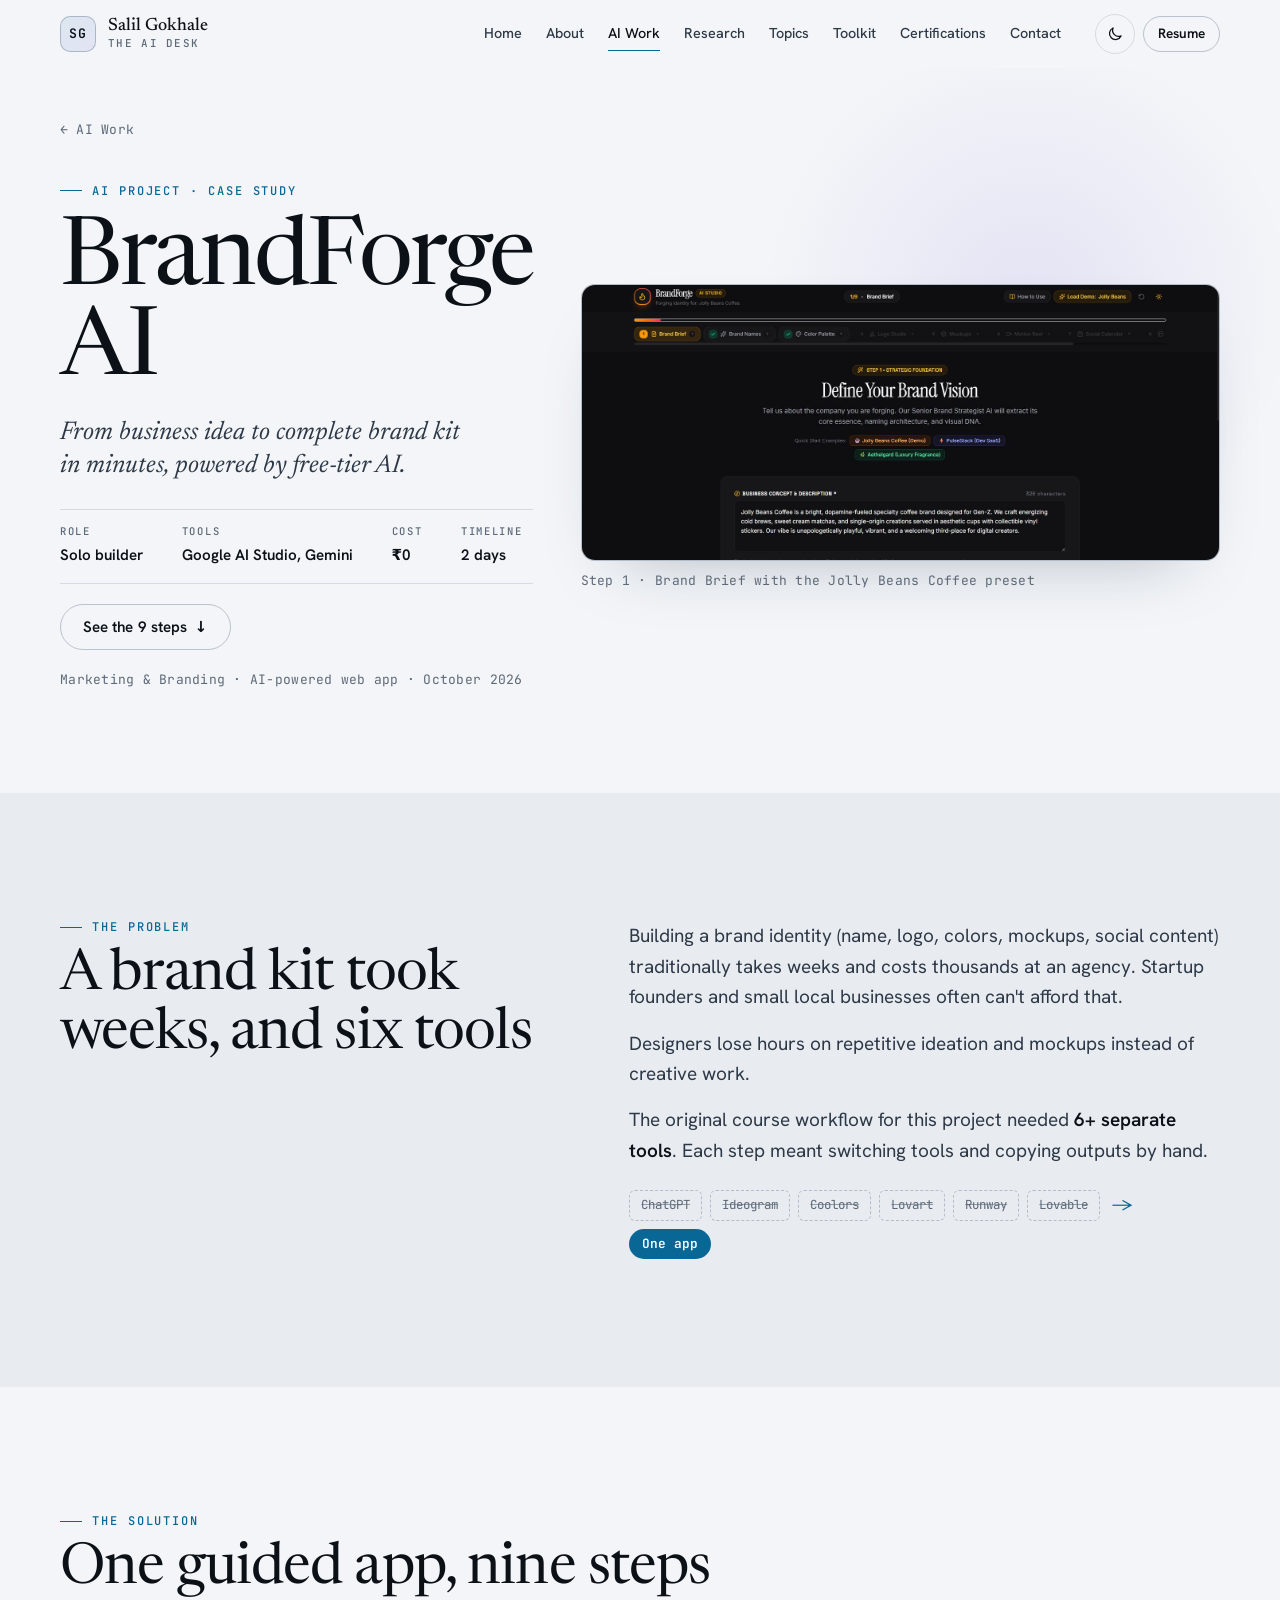
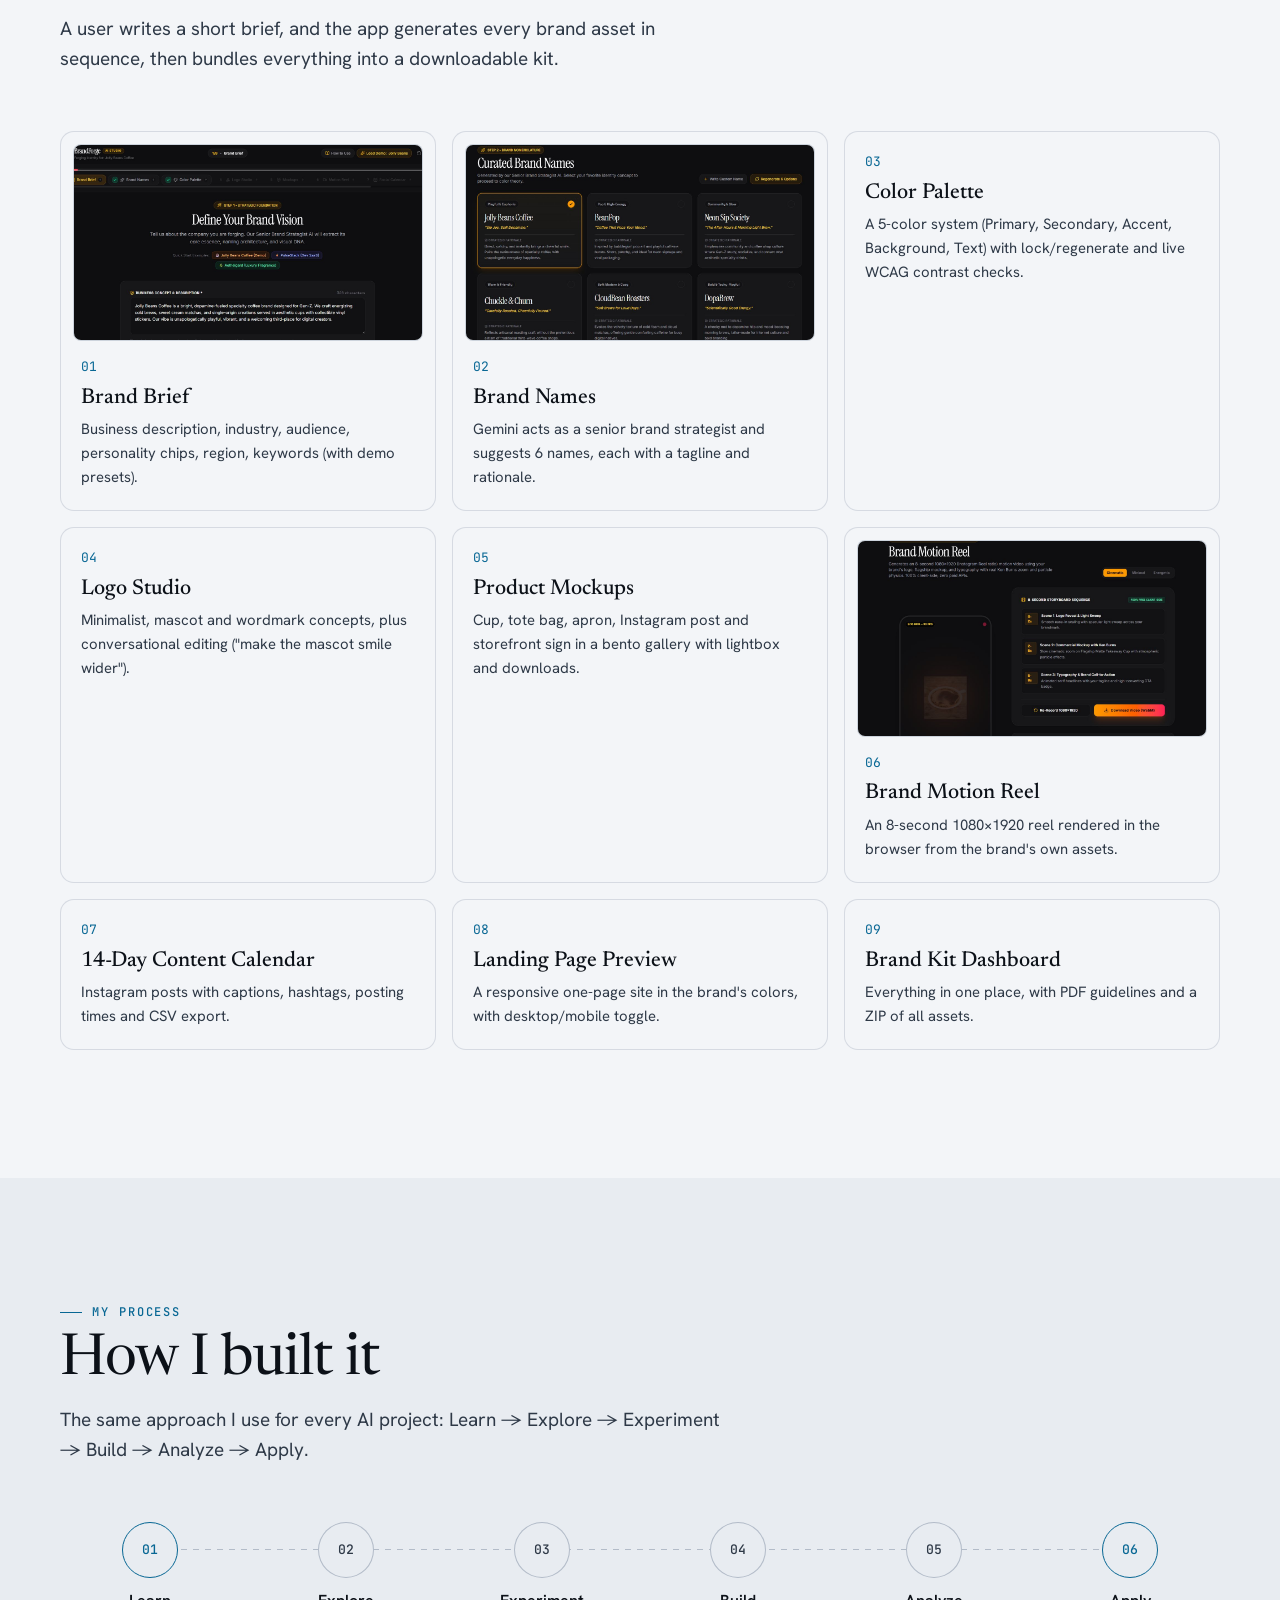
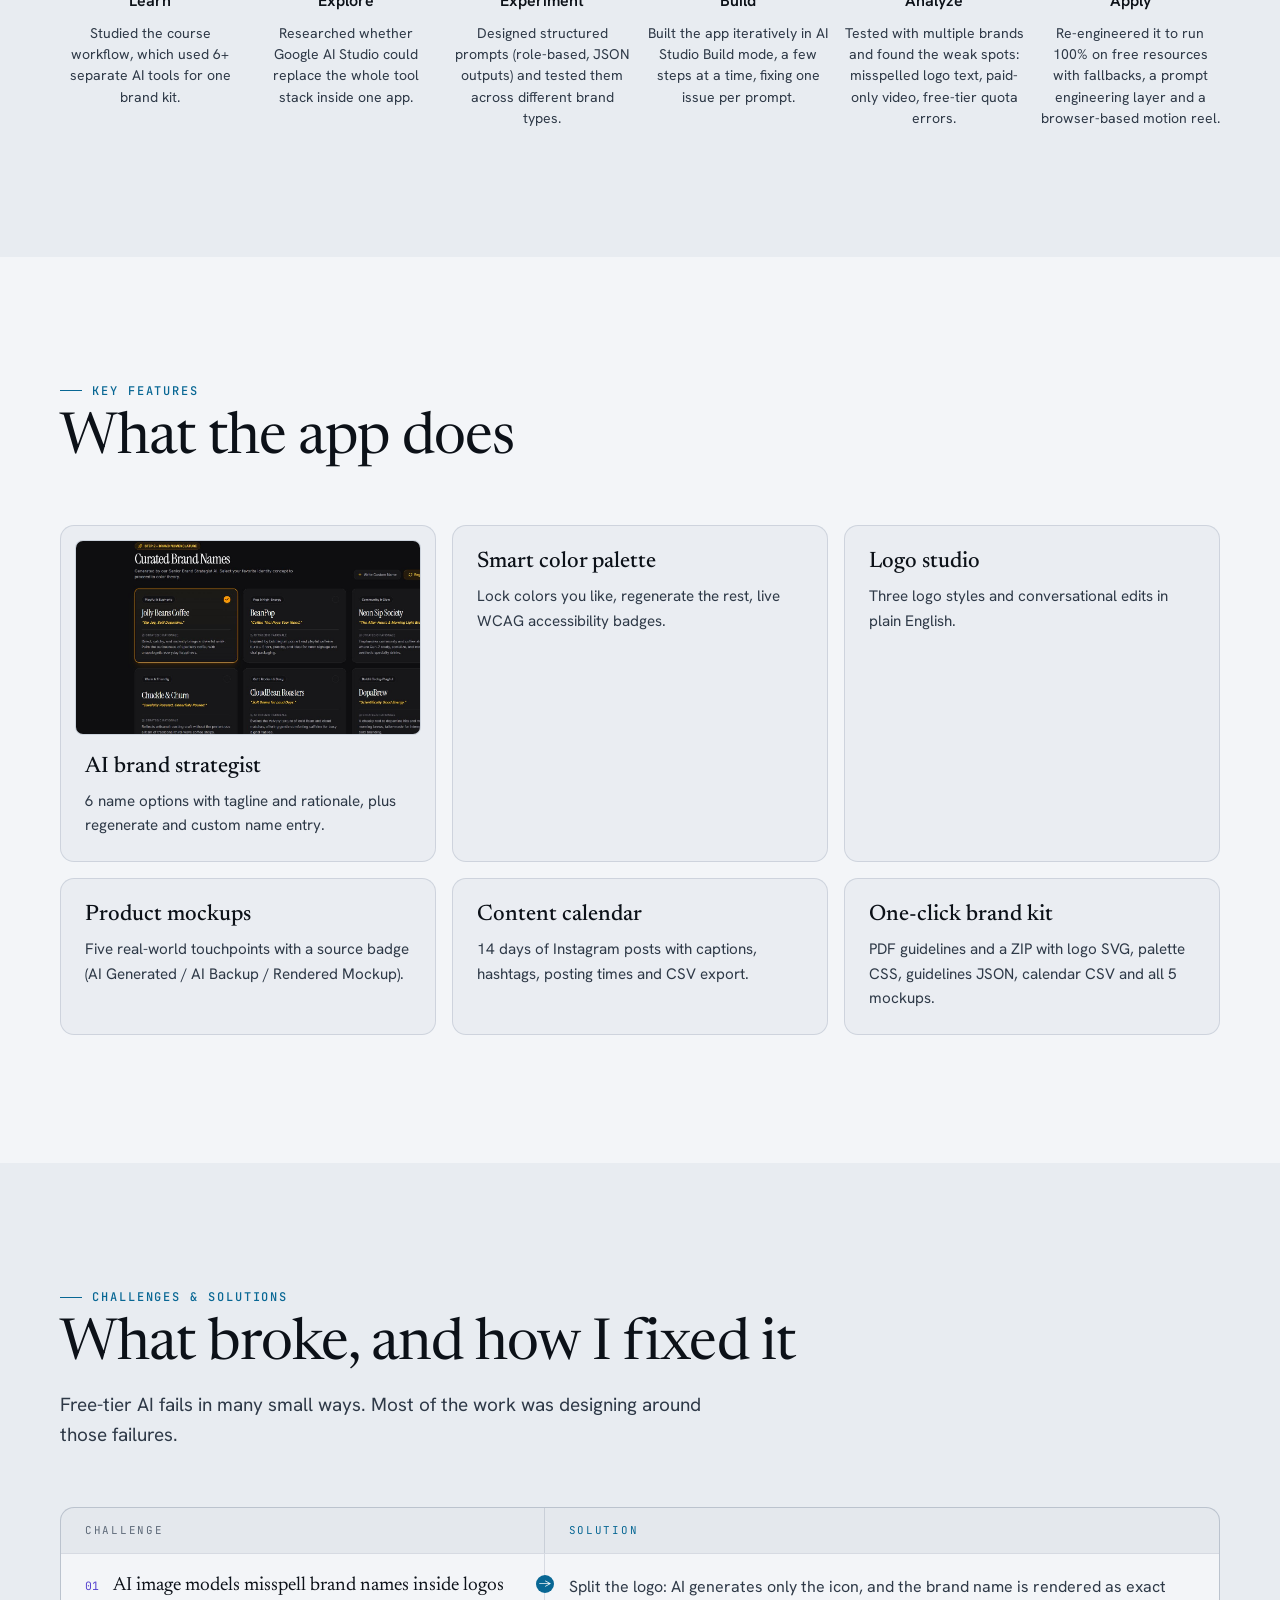
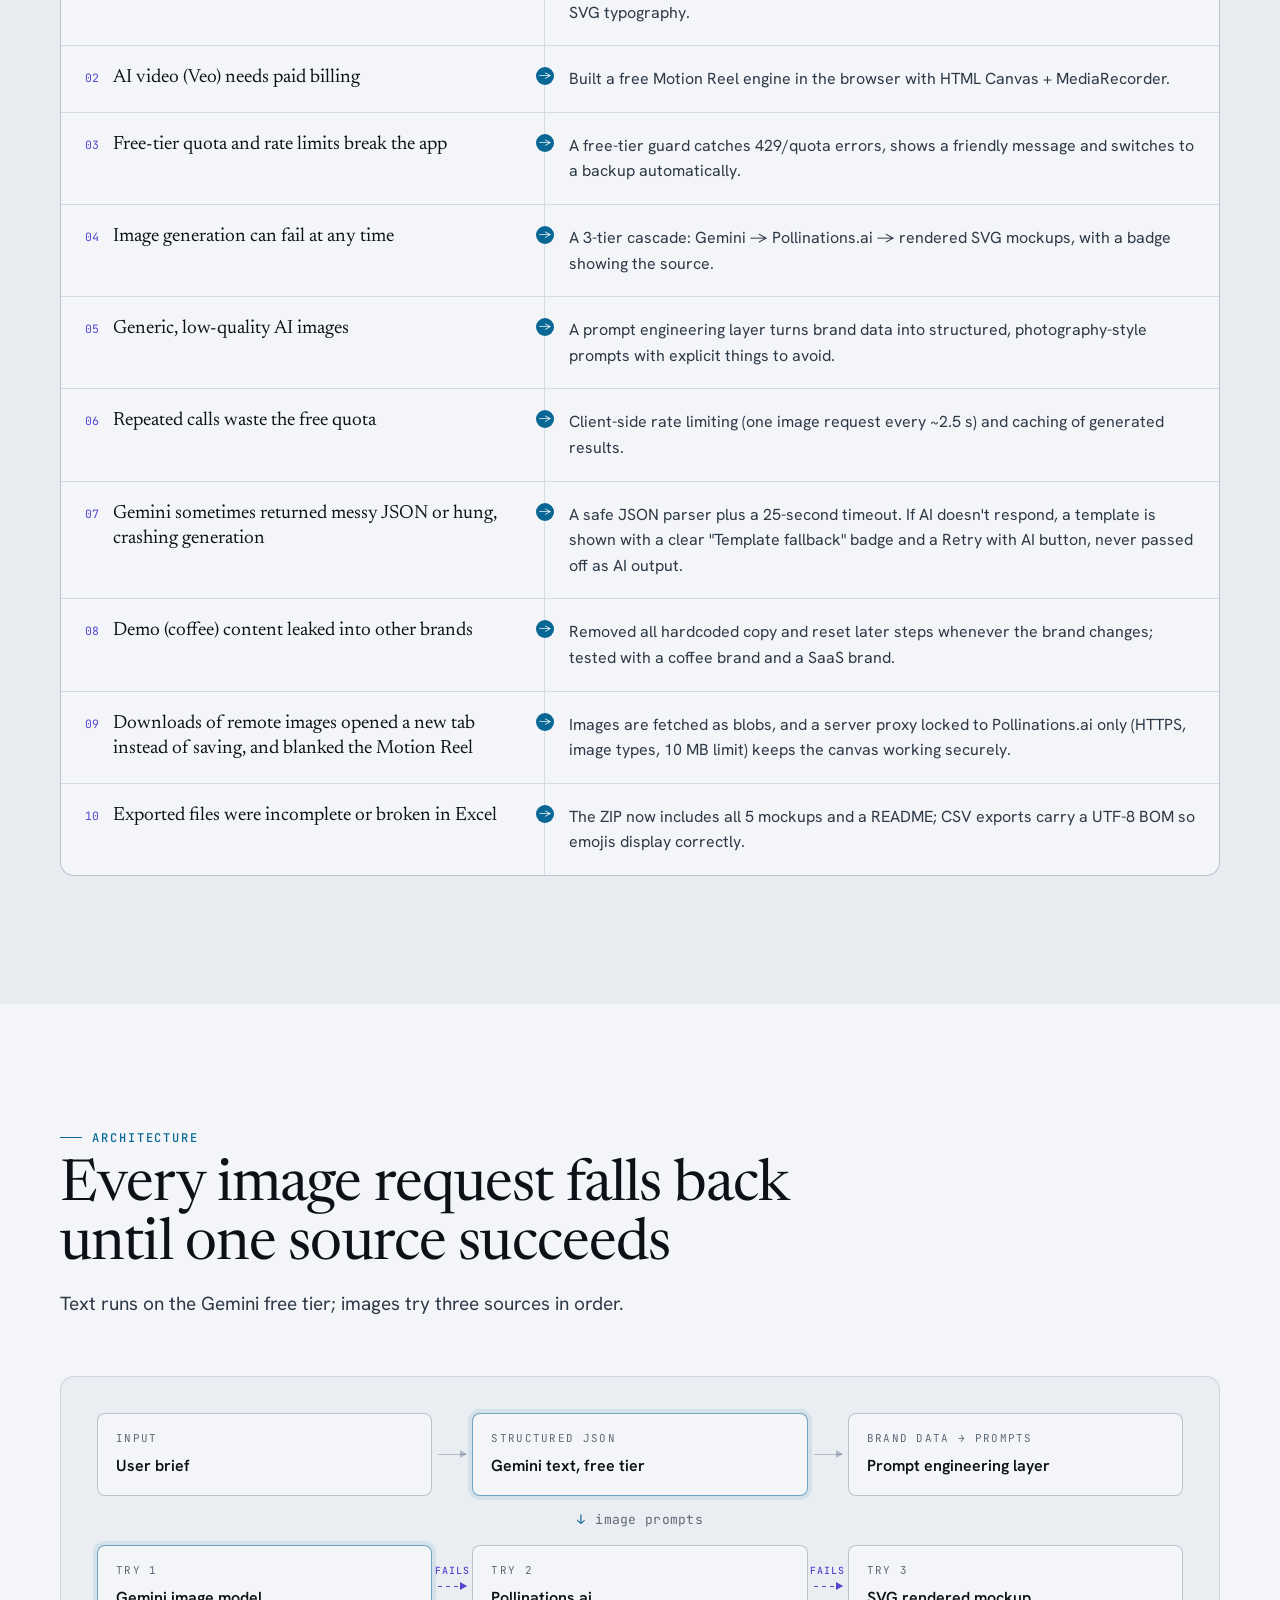
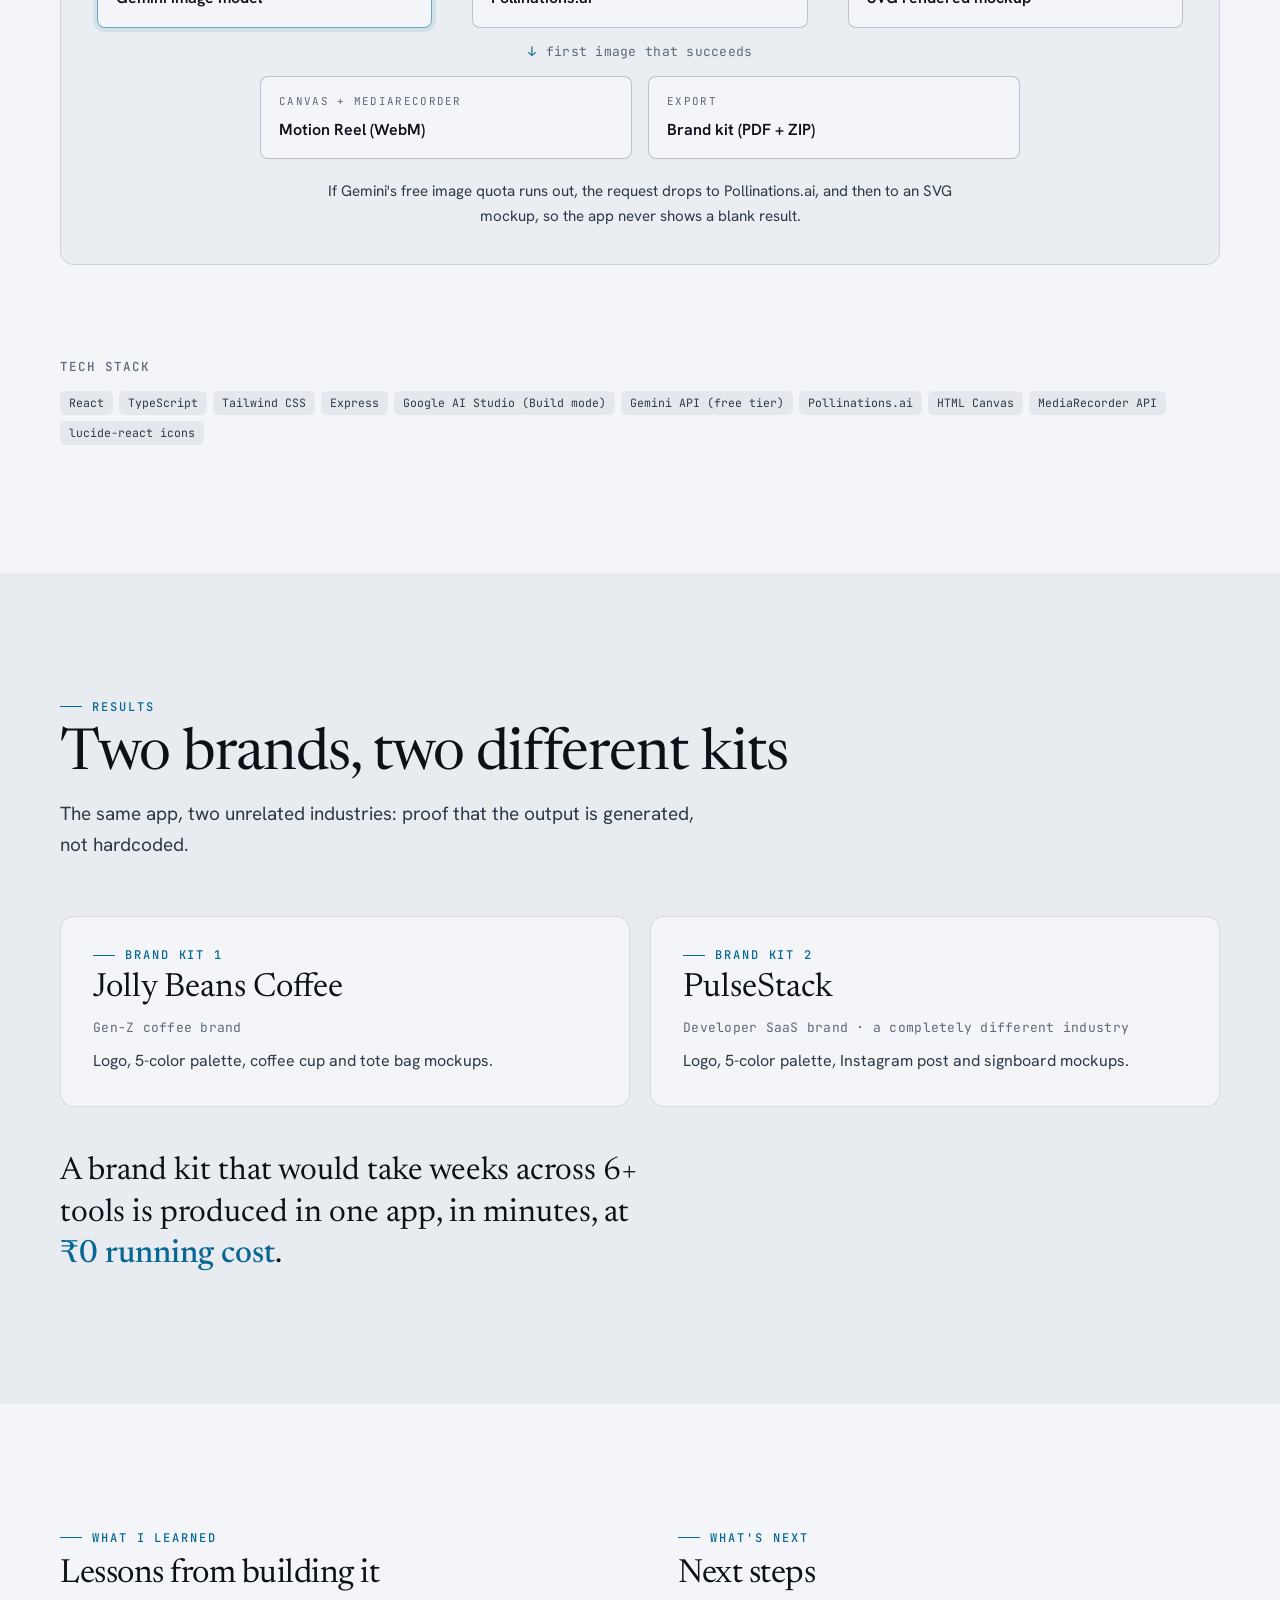
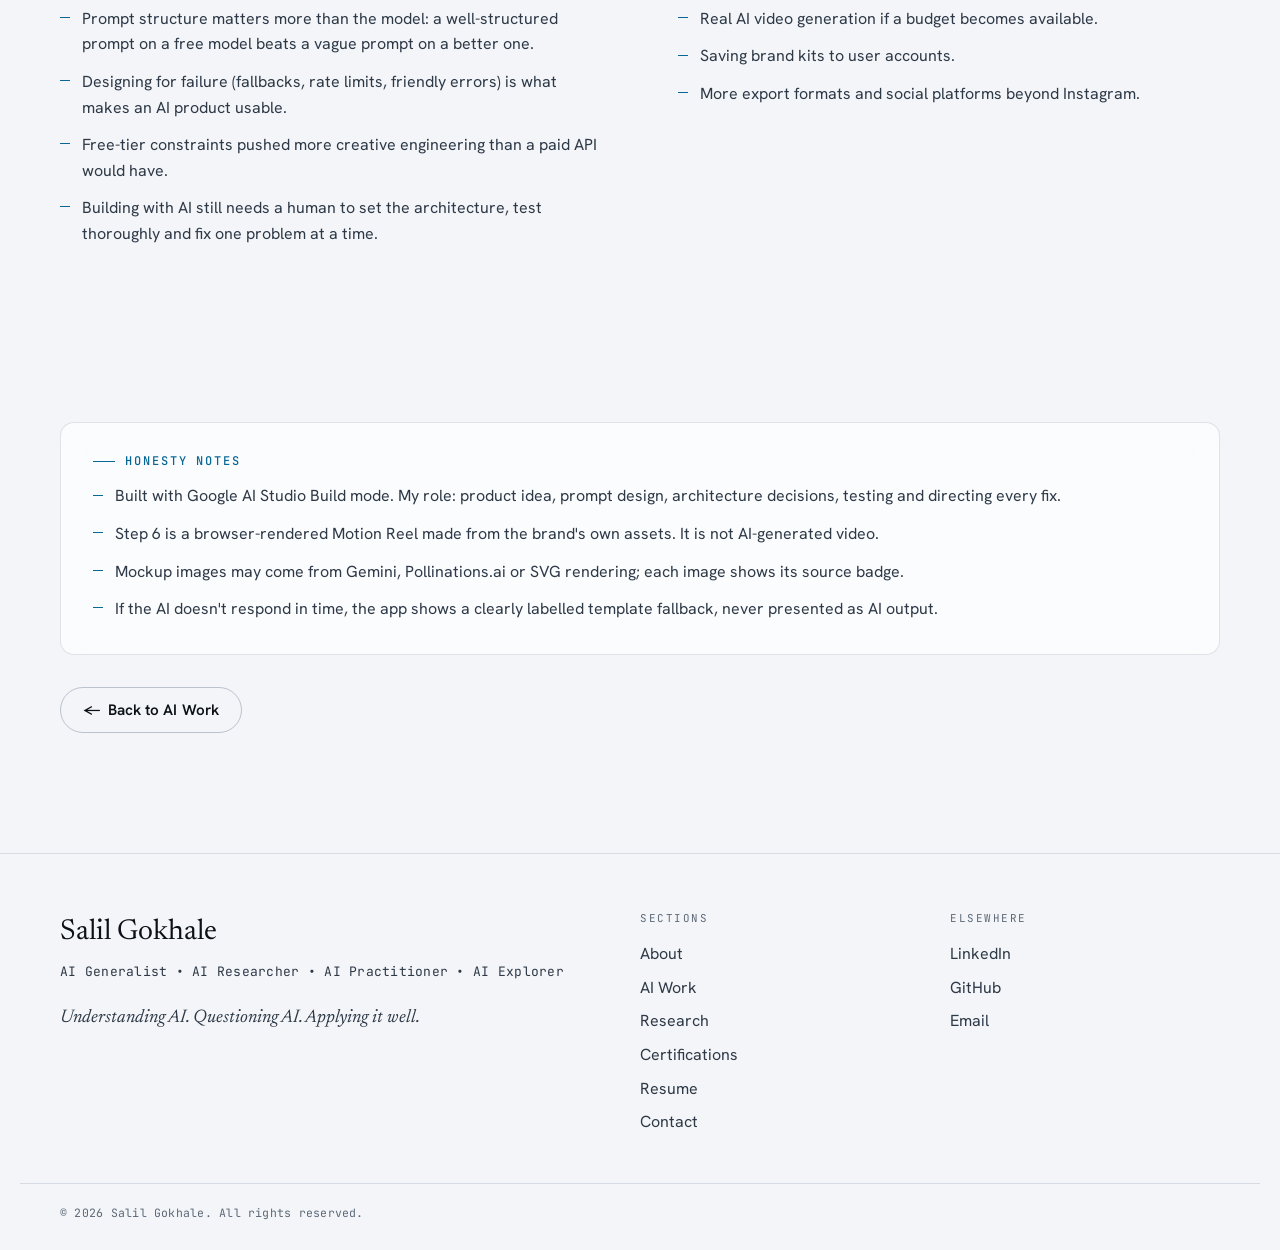
<file: projects/brandforge-ai.html>
<!doctype html>
<html lang="en">
<head>
<meta charset="utf-8">
<meta name="viewport" content="width=device-width, initial-scale=1, viewport-fit=cover">
<title>BrandForge AI — Case Study · Salil Gokhale</title>
<meta name="description" content="BrandForge AI: a 9-step AI brand identity studio that turns a short business brief into a complete brand kit, running entirely on free-tier AI. Case study by Salil Gokhale, AI Generalist.">
<meta name="author" content="Salil Gokhale">
<meta name="theme-color" content="#0a0c10" media="(prefers-color-scheme: dark)">
<meta name="theme-color" content="#f3f5f8" media="(prefers-color-scheme: light)">
<link rel="canonical" href="https://salil360-cyber.github.io/projects/brandforge-ai.html">
<meta property="og:type" content="article">
<meta property="og:site_name" content="Salil Gokhale — The AI Desk">
<meta property="og:url" content="https://salil360-cyber.github.io/projects/brandforge-ai.html">
<meta property="og:title" content="BrandForge AI — Case Study">
<meta property="og:description" content="From business idea to complete brand kit in minutes, powered by free-tier AI.">
<meta property="og:image" content="https://salil360-cyber.github.io/assets/brandforge/03-names.jpg">
<meta name="twitter:card" content="summary_large_image">
<meta name="twitter:title" content="BrandForge AI — Case Study">
<meta name="twitter:description" content="From business idea to complete brand kit in minutes, powered by free-tier AI.">
<meta name="twitter:image" content="https://salil360-cyber.github.io/assets/brandforge/03-names.jpg">
<link rel="icon" href="../assets/favicon.svg" type="image/svg+xml">
<link rel="apple-touch-icon" href="../assets/apple-touch-icon.png">
<link rel="preconnect" href="https://fonts.googleapis.com">
<link rel="preconnect" href="https://fonts.gstatic.com" crossorigin>
<link rel="stylesheet" href="https://fonts.googleapis.com/css2?family=Newsreader:ital,opsz,wght@0,6..72,400;0,6..72,500;1,6..72,400;1,6..72,500&family=Hanken+Grotesk:wght@400;500;600&family=JetBrains+Mono:wght@400;500&display=swap">
<link rel="stylesheet" href="../css/styles.css">
<link rel="stylesheet" href="../css/case-page.css">
<script>try{var t=localStorage.getItem("desk-theme");if(t==="light"||t==="dark")document.documentElement.setAttribute("data-theme",t);}catch(e){}</script>
</head>
<body class="cp">
<a class="skip" href="#main">Skip to content</a>
<div class="progress" id="readProgress" aria-hidden="true"></div>

<!-- ============================ NAV (same as the home page) ============================ -->
<header class="nav" id="nav">
  <div class="nav__inner">
    <a class="brand" href="../index.html#home" aria-label="Salil Gokhale, home">
      <span class="brand__mark" aria-hidden="true">SG</span>
      <span class="brand__text"><span class="brand__name">Salil Gokhale</span><span class="brand__desk">The AI Desk</span></span>
    </a>
    <nav class="nav__links" aria-label="Primary">
      <a href="../index.html#home">Home</a>
      <a href="../index.html#about">About</a>
      <a href="../index.html#projects" class="is-active">AI Work</a>
      <a href="../index.html#research">Research</a>
      <a href="../index.html#topics">Topics</a>
      <a href="../index.html#skills">Toolkit</a>
      <a href="../index.html#certifications">Certifications</a>
      <a href="../index.html#contact">Contact</a>
    </nav>
    <div class="nav__actions">
      <button class="icon-btn" id="themeToggle" type="button" aria-label="Switch to light mode">
        <svg class="i-sun" viewBox="0 0 24 24" aria-hidden="true"><circle cx="12" cy="12" r="4"/><path d="M12 2.5v2.2M12 19.3v2.2M4.6 4.6l1.6 1.6M17.8 17.8l1.6 1.6M2.5 12h2.2M19.3 12h2.2M4.6 19.4l1.6-1.6M17.8 6.2l1.6-1.6"/></svg>
        <svg class="i-moon" viewBox="0 0 24 24" aria-hidden="true"><path d="M20 14.5A8 8 0 0 1 9.5 4a8 8 0 1 0 10.5 10.5Z"/></svg>
      </button>
      <a class="btn btn--small btn--ghost resume-btn" href="../index.html#resume">Resume</a>
      <button class="icon-btn burger" id="menuOpen" type="button" aria-label="Open menu" aria-expanded="false" aria-controls="mobileMenu">
        <svg viewBox="0 0 24 24" aria-hidden="true"><path d="M4 7h16M4 12h16M4 17h10"/></svg>
      </button>
    </div>
  </div>
</header>

<div class="mobile-menu" id="mobileMenu" role="region" aria-label="Site menu" hidden>
  <nav aria-label="Mobile">
    <a href="../index.html#home">Home</a><a href="../index.html#about">About</a><a href="../index.html#projects">AI Work</a><a href="../index.html#research">Research</a>
    <a href="../index.html#topics">Topics</a><a href="../index.html#skills">Toolkit</a><a href="../index.html#certifications">Certifications</a><a href="../index.html#contact">Contact</a>
  </nav>
  <div class="mobile-menu__foot">
    <a class="btn btn--primary" href="../index.html#projects">Explore AI Work</a>
    <a class="btn btn--ghost" href="../index.html#resume">View Resume</a>
  </div>
</div>

<main id="main">

<!-- ============================ HERO ============================ -->
<section class="cp-hero" aria-labelledby="cpTitle">
  <div class="wrap">
    <a class="cp-back mono" href="../index.html#projects"><span aria-hidden="true">←</span> AI Work</a>
    <div class="cp-hero__grid">
      <div class="cp-hero__copy">
        <p class="kicker">AI Project · Case Study</p>
        <h1 class="cp-title" id="cpTitle">BrandForge AI</h1>
        <p class="cp-sub">From business idea to complete brand kit in minutes, powered by free-tier AI.</p>
        <dl class="cp-facts">
          <div><dt>Role</dt><dd>Solo builder</dd></div>
          <div><dt>Tools</dt><dd>Google AI Studio, Gemini</dd></div>
          <div><dt>Cost</dt><dd>₹0</dd></div>
          <div><dt>Timeline</dt><dd>2 days</dd></div>
        </dl>
        <div class="cp-actions">
          <!-- LIVE DEMO: paste the Google AI Studio share link into href and remove "hidden" -->
          <a class="btn btn--primary" id="cpDemo" href="" target="_blank" rel="noopener" hidden>Live Demo <span aria-hidden="true">↗</span></a>
          <a class="btn btn--ghost" href="#solution">See the 9 steps <span aria-hidden="true">↓</span></a>
        </div>
        <p class="cp-meta mono">Marketing &amp; Branding · AI-powered web app · October 2026</p>
      </div>
      <figure class="cp-hero__media">
        <!-- HERO MEDIA: swap for flow-recording.mp4 (20–30 s) when it is added -->
        <div class="cp-shot"><img src="../assets/brandforge/02-brief.jpg" width="1600" height="689" alt="BrandForge AI Step 1, Brand Brief: the Jolly Beans Coffee business description entered, with quick-start example presets for a coffee brand, a developer SaaS and a luxury fragrance." fetchpriority="high"></div>
        <figcaption class="mono">Step 1 · Brand Brief with the Jolly Beans Coffee preset</figcaption>
      </figure>
    </div>
  </div>
</section>

<!-- ============================ PROBLEM ============================ -->
<section class="section section--alt cp-sec" id="problem" aria-labelledby="problemTitle">
  <div class="wrap cp-split">
    <header class="sec-head">
      <p class="kicker">The problem</p>
      <h2 class="sec-title" id="problemTitle">A brand kit took weeks, and six tools</h2>
    </header>
    <div class="cp-prose">
      <p>Building a brand identity (name, logo, colors, mockups, social content) traditionally takes weeks and costs thousands at an agency. Startup founders and small local businesses often can't afford that.</p>
      <p>Designers lose hours on repetitive ideation and mockups instead of creative work.</p>
      <p>The original course workflow for this project needed <strong>6+ separate tools</strong>. Each step meant switching tools and copying outputs by hand.</p>
      <div class="cp-tools" aria-label="Tools in the original course workflow">
        <span>ChatGPT</span><span>Ideogram</span><span>Coolors</span><span>Lovart</span><span>Runway</span><span>Lovable</span>
        <i aria-hidden="true">→</i><b>One app</b>
      </div>
    </div>
  </div>
</section>

<!-- ============================ SOLUTION + 9 STEPS ============================ -->
<section class="section cp-sec" id="solution" aria-labelledby="solutionTitle">
  <div class="wrap">
    <header class="sec-head">
      <p class="kicker">The solution</p>
      <h2 class="sec-title" id="solutionTitle">One guided app, nine steps</h2>
      <p class="sec-lede">A user writes a short brief, and the app generates every brand asset in sequence, then bundles everything into a downloadable kit.</p>
    </header>
    <ol class="cp-steps">
      <li class="cp-step">
        <figure class="cp-step__shot"><img src="../assets/brandforge/02-brief.jpg" width="1600" height="689" alt="Step 1 Brand Brief screen" loading="lazy" decoding="async"></figure>
        <span class="cp-step__n mono">01</span><h3>Brand Brief</h3>
        <p>Business description, industry, audience, personality chips, region, keywords (with demo presets).</p>
      </li>
      <li class="cp-step">
        <figure class="cp-step__shot"><img src="../assets/brandforge/03-names.jpg" width="1600" height="703" alt="Step 2 Brand Names: six name cards with taglines and strategic rationale, Jolly Beans Coffee selected" loading="lazy" decoding="async"></figure>
        <span class="cp-step__n mono">02</span><h3>Brand Names</h3>
        <p>Gemini acts as a senior brand strategist and suggests 6 names, each with a tagline and rationale.</p>
      </li>
      <li class="cp-step">
        <span class="cp-step__n mono">03</span><h3>Color Palette</h3>
        <p>A 5-color system (Primary, Secondary, Accent, Background, Text) with lock/regenerate and live WCAG contrast checks.</p>
      </li>
      <li class="cp-step">
        <span class="cp-step__n mono">04</span><h3>Logo Studio</h3>
        <p>Minimalist, mascot and wordmark concepts, plus conversational editing ("make the mascot smile wider").</p>
      </li>
      <li class="cp-step">
        <span class="cp-step__n mono">05</span><h3>Product Mockups</h3>
        <p>Cup, tote bag, apron, Instagram post and storefront sign in a bento gallery with lightbox and downloads.</p>
      </li>
      <li class="cp-step">
        <figure class="cp-step__shot"><img src="../assets/brandforge/07-motion-reel.jpg" width="1600" height="704" alt="Step 6 Brand Motion Reel: a 9:16 reel player beside an 8-second storyboard of three scenes, with Cinematic, Minimal and Energetic templates" loading="lazy" decoding="async"></figure>
        <span class="cp-step__n mono">06</span><h3>Brand Motion Reel</h3>
        <p>An 8-second 1080×1920 reel rendered in the browser from the brand's own assets.</p>
      </li>
      <li class="cp-step">
        <span class="cp-step__n mono">07</span><h3>14-Day Content Calendar</h3>
        <p>Instagram posts with captions, hashtags, posting times and CSV export.</p>
      </li>
      <li class="cp-step">
        <span class="cp-step__n mono">08</span><h3>Landing Page Preview</h3>
        <p>A responsive one-page site in the brand's colors, with desktop/mobile toggle.</p>
      </li>
      <li class="cp-step">
        <span class="cp-step__n mono">09</span><h3>Brand Kit Dashboard</h3>
        <p>Everything in one place, with PDF guidelines and a ZIP of all assets.</p>
      </li>
    </ol>
  </div>
</section>

<!-- ============================ PROCESS ============================ -->
<section class="section section--alt cp-sec" id="process" aria-labelledby="processTitle">
  <div class="wrap">
    <header class="sec-head">
      <p class="kicker">My process</p>
      <h2 class="sec-title" id="processTitle">How I built it</h2>
      <p class="sec-lede">The same approach I use for every AI project: Learn → Explore → Experiment → Build → Analyze → Apply.</p>
    </header>
    <ol class="cp-flow">
      <li><span class="stage__node">01</span><h3>Learn</h3><p>Studied the course workflow, which used 6+ separate AI tools for one brand kit.</p></li>
      <li><span class="stage__node">02</span><h3>Explore</h3><p>Researched whether Google AI Studio could replace the whole tool stack inside one app.</p></li>
      <li><span class="stage__node">03</span><h3>Experiment</h3><p>Designed structured prompts (role-based, JSON outputs) and tested them across different brand types.</p></li>
      <li><span class="stage__node">04</span><h3>Build</h3><p>Built the app iteratively in AI Studio Build mode, a few steps at a time, fixing one issue per prompt.</p></li>
      <li><span class="stage__node">05</span><h3>Analyze</h3><p>Tested with multiple brands and found the weak spots: misspelled logo text, paid-only video, free-tier quota errors.</p></li>
      <li><span class="stage__node">06</span><h3>Apply</h3><p>Re-engineered it to run 100% on free resources with fallbacks, a prompt engineering layer and a browser-based motion reel.</p></li>
    </ol>
  </div>
</section>

<!-- ============================ FEATURES ============================ -->
<section class="section cp-sec" id="features" aria-labelledby="featuresTitle">
  <div class="wrap">
    <header class="sec-head">
      <p class="kicker">Key features</p>
      <h2 class="sec-title" id="featuresTitle">What the app does</h2>
    </header>
    <div class="cp-features">
      <article class="cp-feature">
        <figure class="cp-feature__shot"><img src="../assets/brandforge/03-names.jpg" width="1600" height="703" alt="Six AI-suggested brand names with taglines and rationale" loading="lazy" decoding="async"></figure>
        <h3>AI brand strategist</h3>
        <p>6 name options with tagline and rationale, plus regenerate and custom name entry.</p>
      </article>
      <article class="cp-feature">
        <h3>Smart color palette</h3>
        <p>Lock colors you like, regenerate the rest, live WCAG accessibility badges.</p>
      </article>
      <article class="cp-feature">
        <h3>Logo studio</h3>
        <p>Three logo styles and conversational edits in plain English.</p>
      </article>
      <article class="cp-feature">
        <h3>Product mockups</h3>
        <p>Five real-world touchpoints with a source badge (AI Generated / AI Backup / Rendered Mockup).</p>
      </article>
      <article class="cp-feature">
        <h3>Content calendar</h3>
        <p>14 days of Instagram posts with captions, hashtags, posting times and CSV export.</p>
      </article>
      <article class="cp-feature">
        <h3>One-click brand kit</h3>
        <p>PDF guidelines and a ZIP with logo SVG, palette CSS, guidelines JSON, calendar CSV and all 5 mockups.</p>
      </article>
    </div>
  </div>
</section>

<!-- ============================ CHALLENGES ============================ -->
<section class="section section--alt cp-sec" id="challenges" aria-labelledby="challengesTitle">
  <div class="wrap">
    <header class="sec-head">
      <p class="kicker">Challenges &amp; solutions</p>
      <h2 class="sec-title" id="challengesTitle">What broke, and how I fixed it</h2>
      <p class="sec-lede">Free-tier AI fails in many small ways. Most of the work was designing around those failures.</p>
    </header>
    <div class="cp-cs" role="list">
      <div class="cp-cs__head mono" aria-hidden="true"><span>Challenge</span><span>Solution</span></div>
      <div class="cp-cs__row" role="listitem"><p class="cp-cs__c"><span class="mono">01</span>AI image models misspell brand names inside logos</p><p class="cp-cs__s">Split the logo: AI generates only the icon, and the brand name is rendered as exact SVG typography.</p></div>
      <div class="cp-cs__row" role="listitem"><p class="cp-cs__c"><span class="mono">02</span>AI video (Veo) needs paid billing</p><p class="cp-cs__s">Built a free Motion Reel engine in the browser with HTML Canvas + MediaRecorder.</p></div>
      <div class="cp-cs__row" role="listitem"><p class="cp-cs__c"><span class="mono">03</span>Free-tier quota and rate limits break the app</p><p class="cp-cs__s">A free-tier guard catches 429/quota errors, shows a friendly message and switches to a backup automatically.</p></div>
      <div class="cp-cs__row" role="listitem"><p class="cp-cs__c"><span class="mono">04</span>Image generation can fail at any time</p><p class="cp-cs__s">A 3-tier cascade: Gemini → Pollinations.ai → rendered SVG mockups, with a badge showing the source.</p></div>
      <div class="cp-cs__row" role="listitem"><p class="cp-cs__c"><span class="mono">05</span>Generic, low-quality AI images</p><p class="cp-cs__s">A prompt engineering layer turns brand data into structured, photography-style prompts with explicit things to avoid.</p></div>
      <div class="cp-cs__row" role="listitem"><p class="cp-cs__c"><span class="mono">06</span>Repeated calls waste the free quota</p><p class="cp-cs__s">Client-side rate limiting (one image request every ~2.5 s) and caching of generated results.</p></div>
      <div class="cp-cs__row" role="listitem"><p class="cp-cs__c"><span class="mono">07</span>Gemini sometimes returned messy JSON or hung, crashing generation</p><p class="cp-cs__s">A safe JSON parser plus a 25-second timeout. If AI doesn't respond, a template is shown with a clear "Template fallback" badge and a Retry with AI button, never passed off as AI output.</p></div>
      <div class="cp-cs__row" role="listitem"><p class="cp-cs__c"><span class="mono">08</span>Demo (coffee) content leaked into other brands</p><p class="cp-cs__s">Removed all hardcoded copy and reset later steps whenever the brand changes; tested with a coffee brand and a SaaS brand.</p></div>
      <div class="cp-cs__row" role="listitem"><p class="cp-cs__c"><span class="mono">09</span>Downloads of remote images opened a new tab instead of saving, and blanked the Motion Reel</p><p class="cp-cs__s">Images are fetched as blobs, and a server proxy locked to Pollinations.ai only (HTTPS, image types, 10 MB limit) keeps the canvas working securely.</p></div>
      <div class="cp-cs__row" role="listitem"><p class="cp-cs__c"><span class="mono">10</span>Exported files were incomplete or broken in Excel</p><p class="cp-cs__s">The ZIP now includes all 5 mockups and a README; CSV exports carry a UTF-8 BOM so emojis display correctly.</p></div>
    </div>
  </div>
</section>

<!-- ============================ ARCHITECTURE ============================ -->
<section class="section cp-sec" id="architecture" aria-labelledby="archTitle">
  <div class="wrap">
    <header class="sec-head">
      <p class="kicker">Architecture</p>
      <h2 class="sec-title" id="archTitle">Every image request falls back until one source succeeds</h2>
      <p class="sec-lede">Text runs on the Gemini free tier; images try three sources in order.</p>
    </header>
    <figure class="cp-arch" aria-label="BrandForge AI architecture: user brief to Gemini text to a prompt engineering layer; image prompts then try the Gemini image model, then Pollinations.ai, then an SVG rendered mockup; the first image that succeeds feeds the Motion Reel and the brand kit export.">
      <div class="cp-arch__row">
        <div class="cp-node"><span class="mono">Input</span>User brief</div>
        <i class="cp-arrow" aria-hidden="true"></i>
        <div class="cp-node cp-node--ai"><span class="mono">Structured JSON</span>Gemini text, free tier</div>
        <i class="cp-arrow" aria-hidden="true"></i>
        <div class="cp-node"><span class="mono">Brand data → prompts</span>Prompt engineering layer</div>
      </div>
      <p class="cp-arch__join mono"><i aria-hidden="true">↓</i> image prompts</p>
      <div class="cp-arch__row cp-arch__row--fallback">
        <div class="cp-node cp-node--ai"><span class="mono">Try 1</span>Gemini image model</div>
        <i class="cp-arrow cp-arrow--fail" aria-hidden="true"><b>fails</b></i>
        <div class="cp-node"><span class="mono">Try 2</span>Pollinations.ai</div>
        <i class="cp-arrow cp-arrow--fail" aria-hidden="true"><b>fails</b></i>
        <div class="cp-node"><span class="mono">Try 3</span>SVG rendered mockup</div>
      </div>
      <p class="cp-arch__join mono"><i aria-hidden="true">↓</i> first image that succeeds</p>
      <div class="cp-arch__row cp-arch__row--out">
        <div class="cp-node"><span class="mono">Canvas + MediaRecorder</span>Motion Reel (WebM)</div>
        <div class="cp-node"><span class="mono">Export</span>Brand kit (PDF + ZIP)</div>
      </div>
      <figcaption>If Gemini's free image quota runs out, the request drops to Pollinations.ai, and then to an SVG mockup, so the app never shows a blank result.</figcaption>
    </figure>

    <h3 class="mini-head mini-head--spaced">Tech stack</h3>
    <div class="project__tools cp-stack">
      <span>React</span><span>TypeScript</span><span>Tailwind CSS</span><span>Express</span><span>Google AI Studio (Build mode)</span><span>Gemini API (free tier)</span><span>Pollinations.ai</span><span>HTML Canvas</span><span>MediaRecorder API</span><span>lucide-react icons</span>
    </div>
  </div>
</section>

<!-- ============================ RESULTS ============================ -->
<section class="section section--alt cp-sec" id="results" aria-labelledby="resultsTitle">
  <div class="wrap">
    <header class="sec-head">
      <p class="kicker">Results</p>
      <h2 class="sec-title" id="resultsTitle">Two brands, two different kits</h2>
      <p class="sec-lede">The same app, two unrelated industries: proof that the output is generated, not hardcoded.</p>
    </header>
    <div class="cp-kits">
      <article class="cp-kit">
        <!-- RESULTS MEDIA: 01-dashboard.png (Jolly Beans kit) goes here -->
        <p class="kicker">Brand kit 1</p>
        <h3>Jolly Beans Coffee</h3>
        <p class="cp-kit__type mono">Gen-Z coffee brand</p>
        <p>Logo, 5-color palette, coffee cup and tote bag mockups.</p>
      </article>
      <article class="cp-kit">
        <!-- RESULTS MEDIA: 11-pulsestack-kit.png goes here -->
        <p class="kicker">Brand kit 2</p>
        <h3>PulseStack</h3>
        <p class="cp-kit__type mono">Developer SaaS brand · a completely different industry</p>
        <p>Logo, 5-color palette, Instagram post and signboard mockups.</p>
      </article>
    </div>
    <!-- RESULTS MEDIA: the Jolly Beans Motion Reel video (autoplay muted loop) goes here -->
    <p class="cp-outcome">A brand kit that would take weeks across 6+ tools is produced in one app, in minutes, at <strong>₹0 running cost</strong>.</p>
  </div>
</section>

<!-- ============================ LEARNINGS + NEXT ============================ -->
<section class="section cp-sec" id="learnings" aria-labelledby="learnTitle">
  <div class="wrap cp-two">
    <div>
      <p class="kicker">What I learned</p>
      <h2 class="sec-title cp-h2-sm" id="learnTitle">Lessons from building it</h2>
      <ul class="cp-list">
        <li>Prompt structure matters more than the model: a well-structured prompt on a free model beats a vague prompt on a better one.</li>
        <li>Designing for failure (fallbacks, rate limits, friendly errors) is what makes an AI product usable.</li>
        <li>Free-tier constraints pushed more creative engineering than a paid API would have.</li>
        <li>Building with AI still needs a human to set the architecture, test thoroughly and fix one problem at a time.</li>
      </ul>
    </div>
    <div>
      <p class="kicker">What's next</p>
      <h2 class="sec-title cp-h2-sm">Next steps</h2>
      <ul class="cp-list">
        <li>Real AI video generation if a budget becomes available.</li>
        <li>Saving brand kits to user accounts.</li>
        <li>More export formats and social platforms beyond Instagram.</li>
      </ul>
    </div>
  </div>
</section>

<!-- ============================ HONESTY NOTES ============================ -->
<section class="section section--tight cp-sec cp-sec--last" aria-labelledby="honestTitle">
  <div class="wrap">
    <aside class="cp-honest glass">
      <p class="kicker" id="honestTitle">Honesty notes</p>
      <ul class="cp-list">
        <li>Built with Google AI Studio Build mode. My role: product idea, prompt design, architecture decisions, testing and directing every fix.</li>
        <li>Step 6 is a browser-rendered Motion Reel made from the brand's own assets. It is not AI-generated video.</li>
        <li>Mockup images may come from Gemini, Pollinations.ai or SVG rendering; each image shows its source badge.</li>
        <li>If the AI doesn't respond in time, the app shows a clearly labelled template fallback, never presented as AI output.</li>
      </ul>
    </aside>
    <div class="cp-end">
      <a class="btn btn--ghost" href="../index.html#projects"><span aria-hidden="true">←</span> Back to AI Work</a>
    </div>
  </div>
</section>
</main>

<!-- ============================ FOOTER (same as the home page) ============================ -->
<footer class="footer">
  <div class="wrap footer__grid">
    <div>
      <p class="footer__name">Salil Gokhale</p>
      <p class="footer__roles mono">AI Generalist • AI Researcher • AI Practitioner • AI Explorer</p>
      <p class="footer__tag">Understanding AI. Questioning AI. Applying it well.</p>
    </div>
    <nav aria-label="Footer">
      <p class="footer__label mono">Sections</p>
      <ul class="footer__links">
        <li><a href="../index.html#about">About</a></li><li><a href="../index.html#projects">AI Work</a></li><li><a href="../index.html#research">Research</a></li>
        <li><a href="../index.html#certifications">Certifications</a></li><li><a href="../index.html#resume">Resume</a></li><li><a href="../index.html#contact">Contact</a></li>
      </ul>
    </nav>
    <div>
      <p class="footer__label mono">Elsewhere</p>
      <ul class="footer__links">
        <li><a href="https://www.linkedin.com/in/salil-gokhale-analytics" target="_blank" rel="noopener">LinkedIn</a></li>
        <li><a href="https://github.com/Salil360-cyber" target="_blank" rel="noopener">GitHub</a></li>
        <li><a href="mailto:gokhalesalil28@gmail.com">Email</a></li>
      </ul>
    </div>
  </div>
  <div class="wrap footer__base mono">
    <span>© <span id="year">2026</span> Salil Gokhale. All rights reserved.</span>
  </div>
</footer>

<script src="../js/case-page.js"></script>
</body>
</html>
</file>
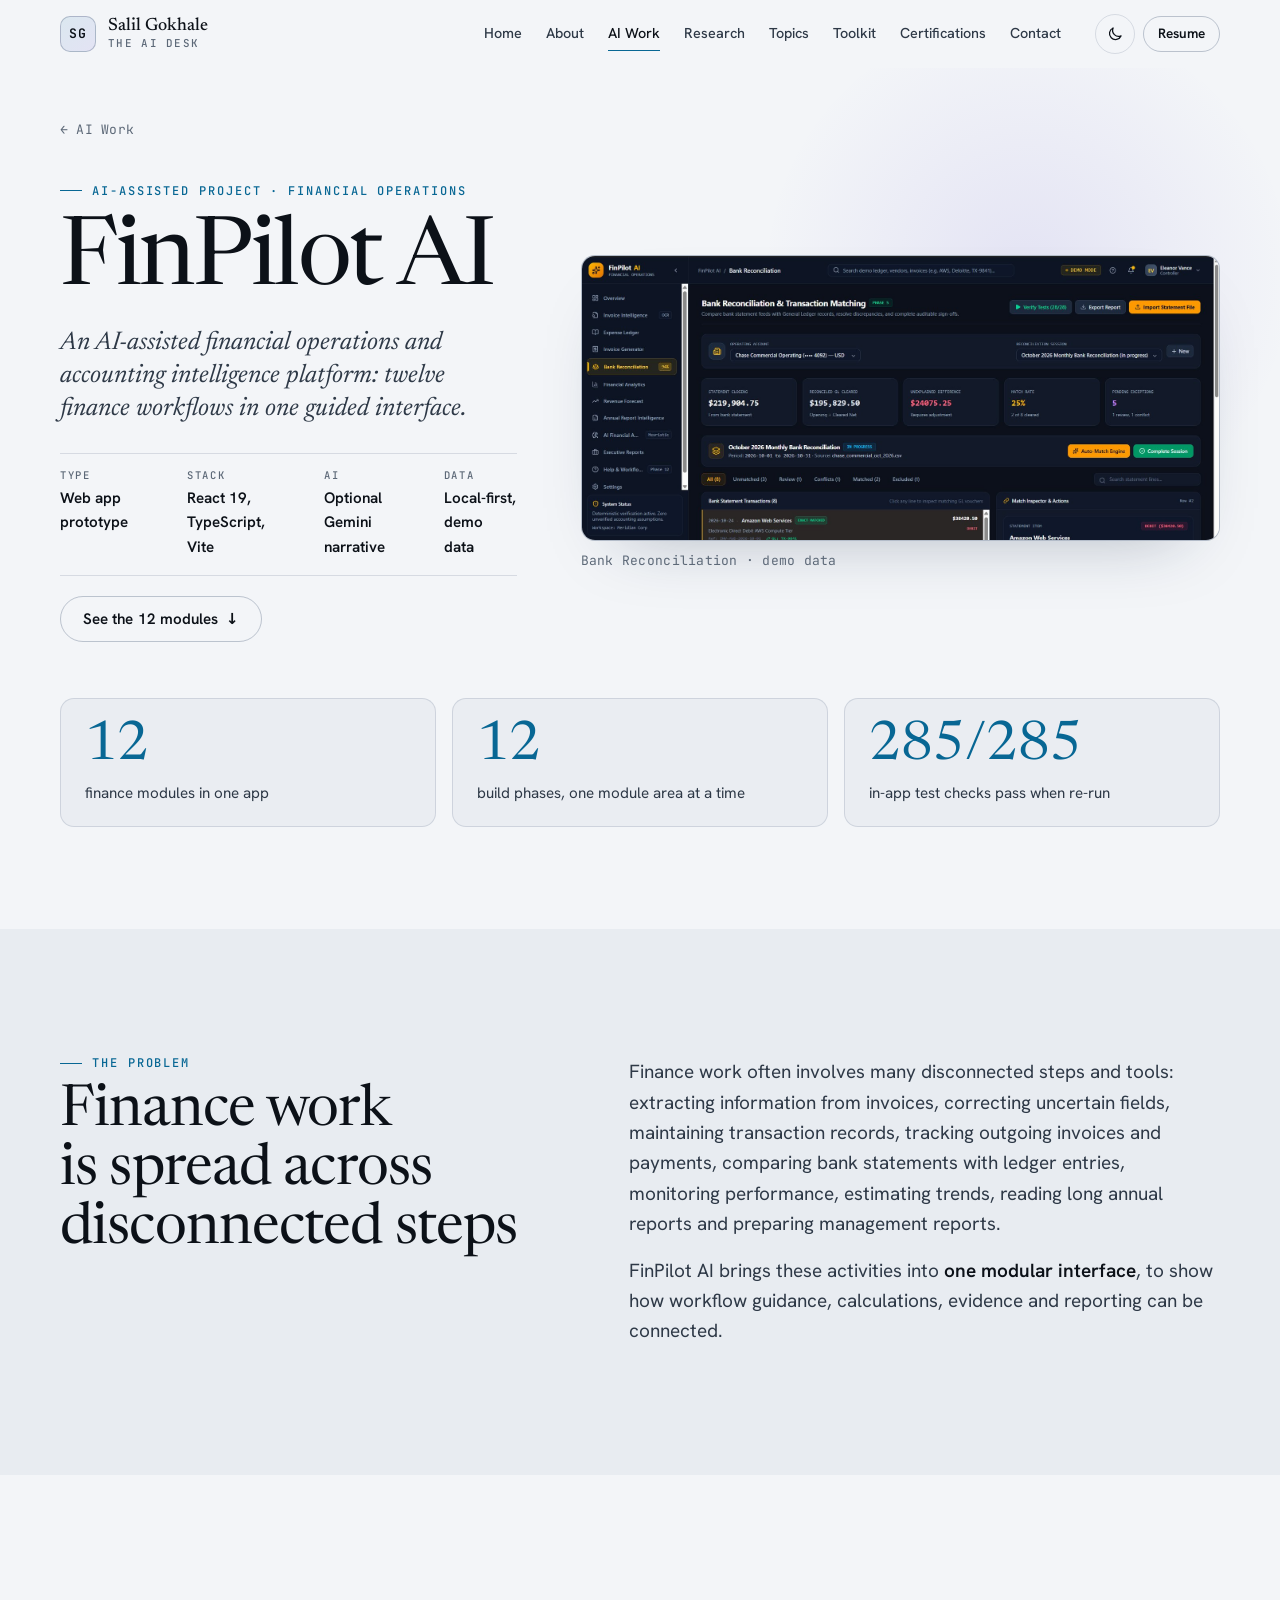
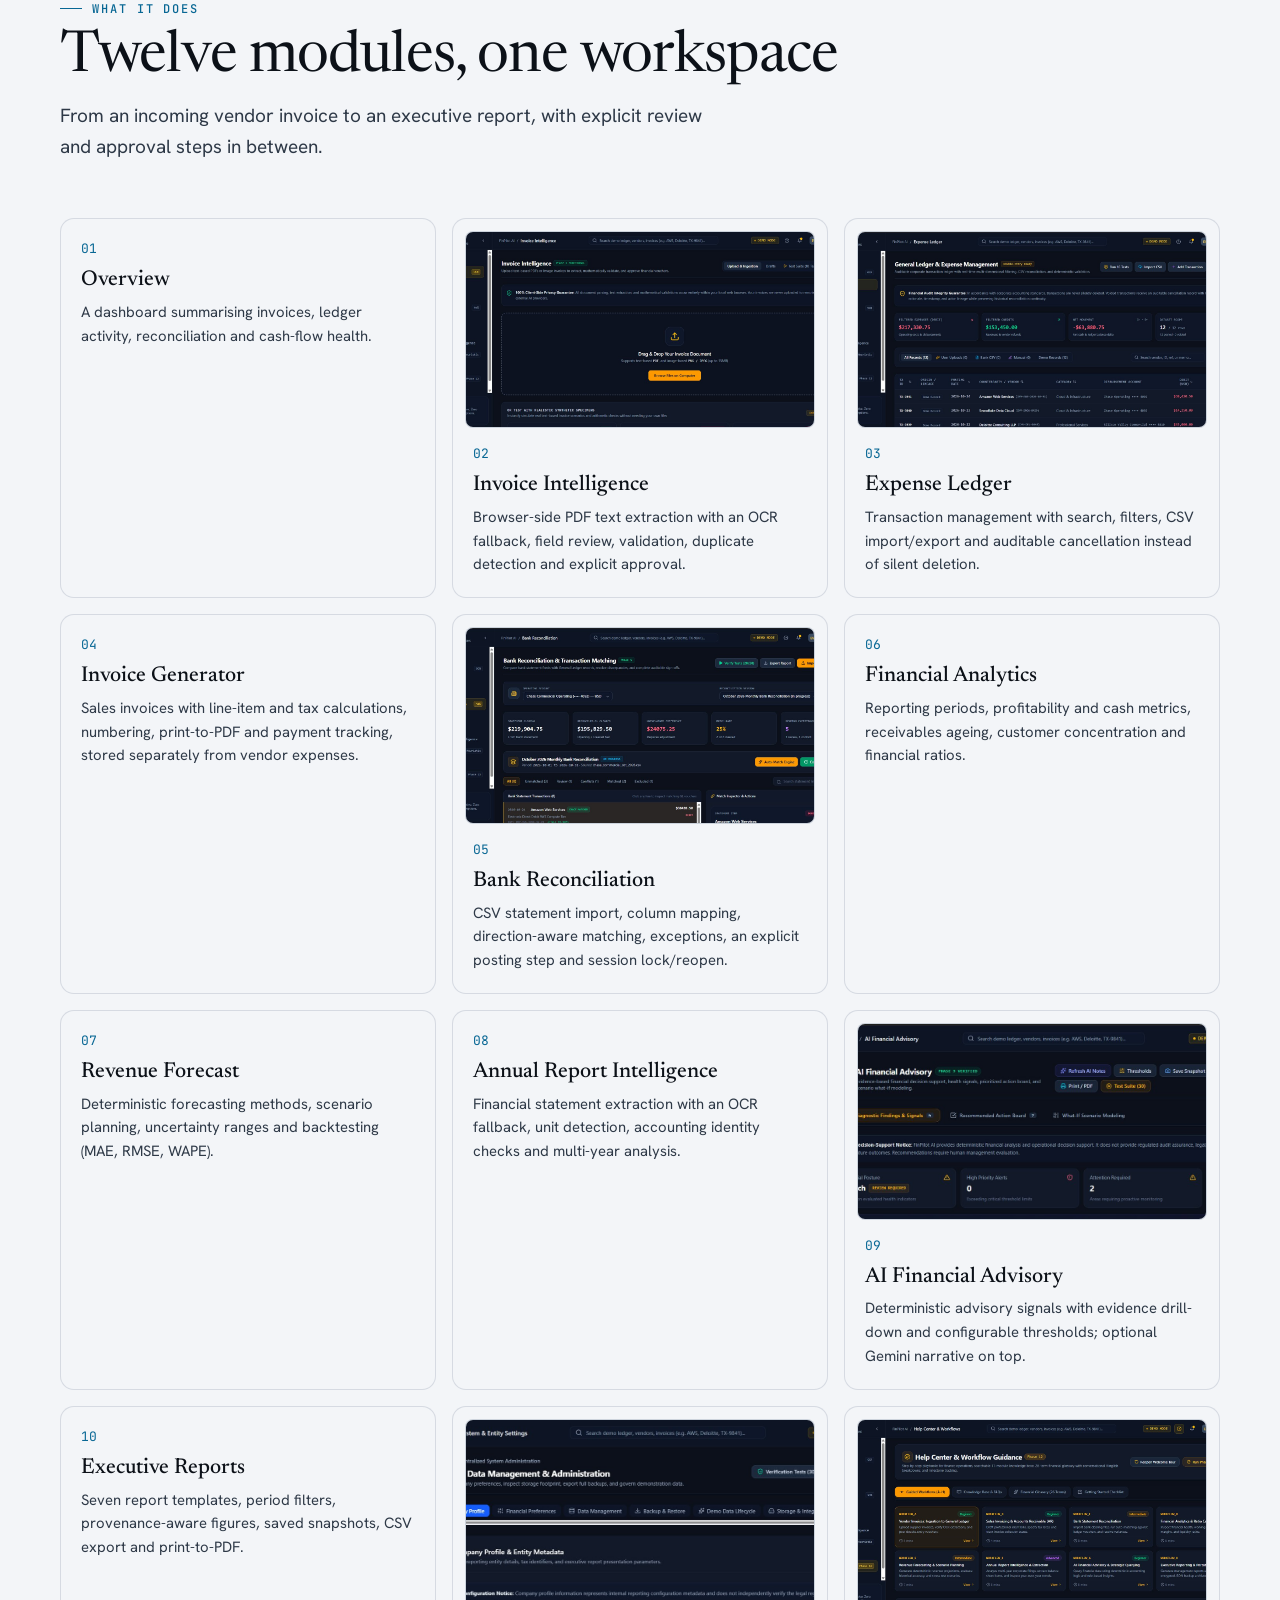
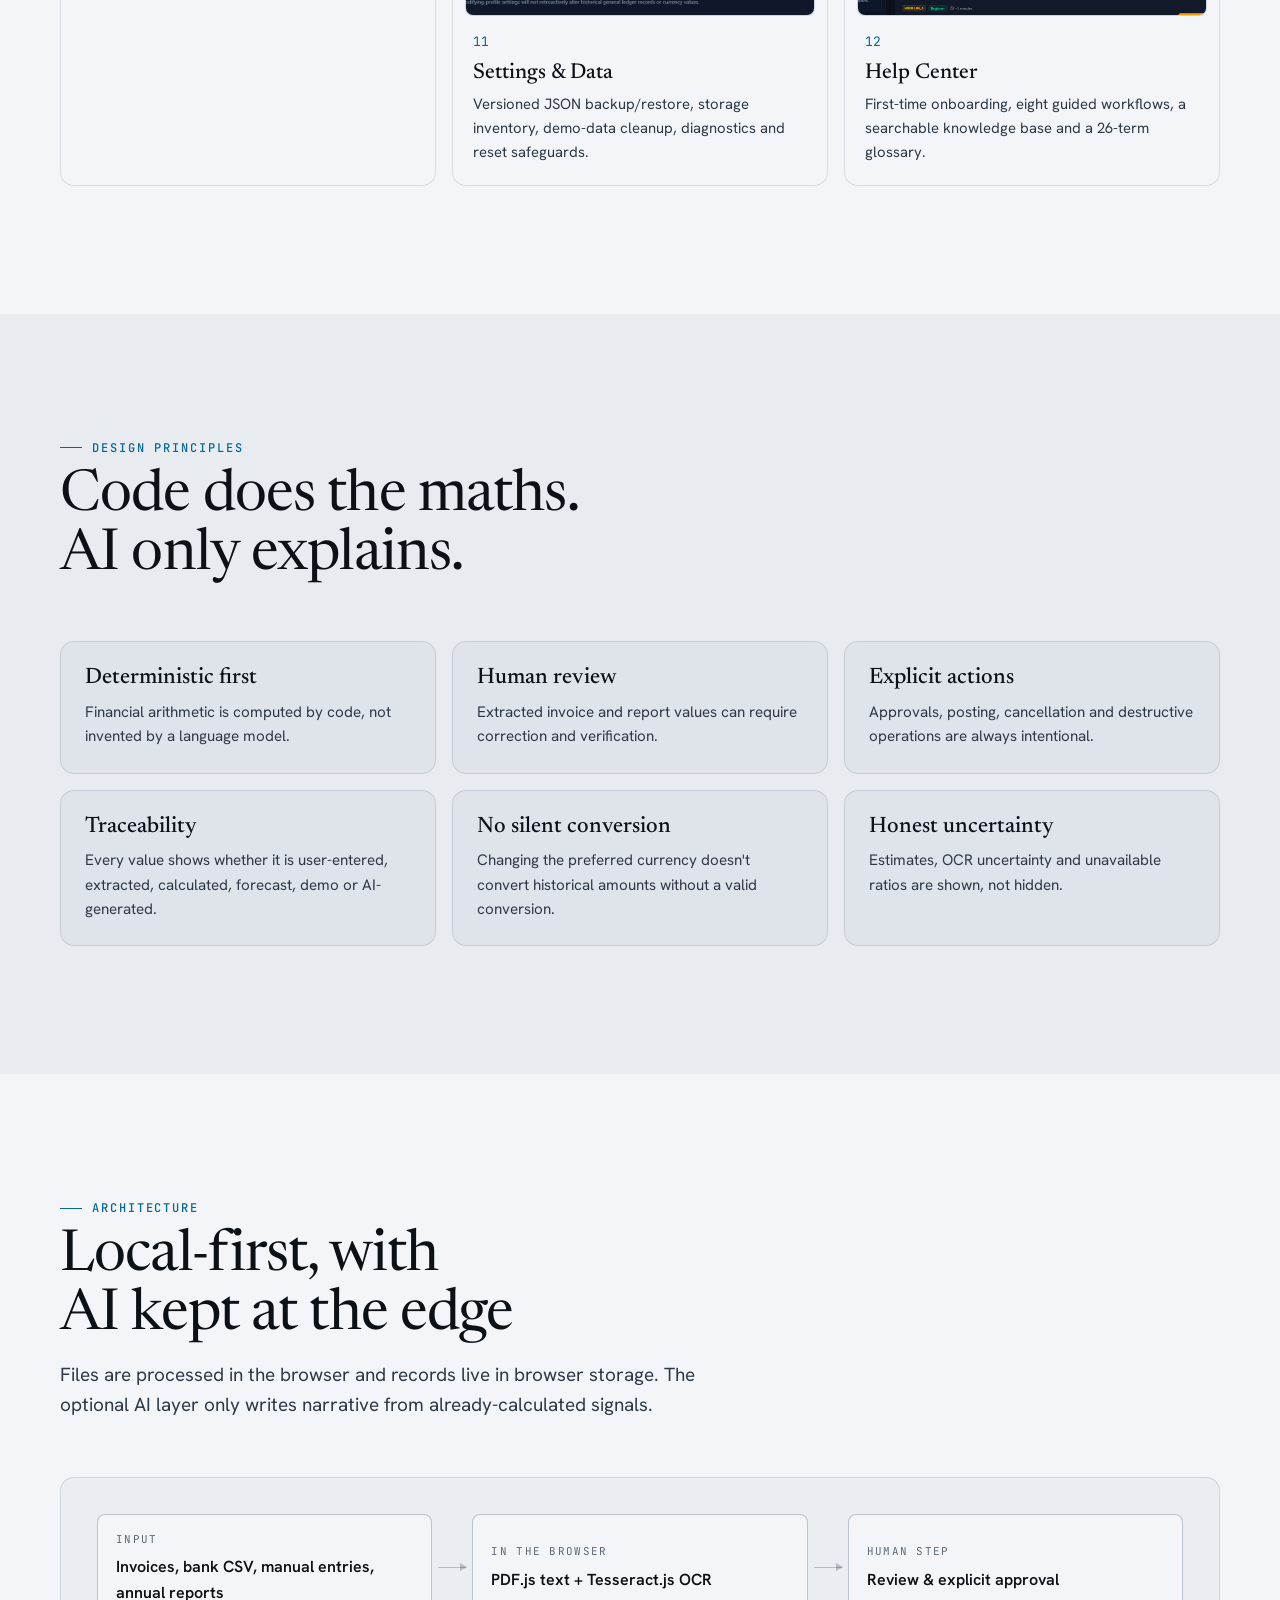
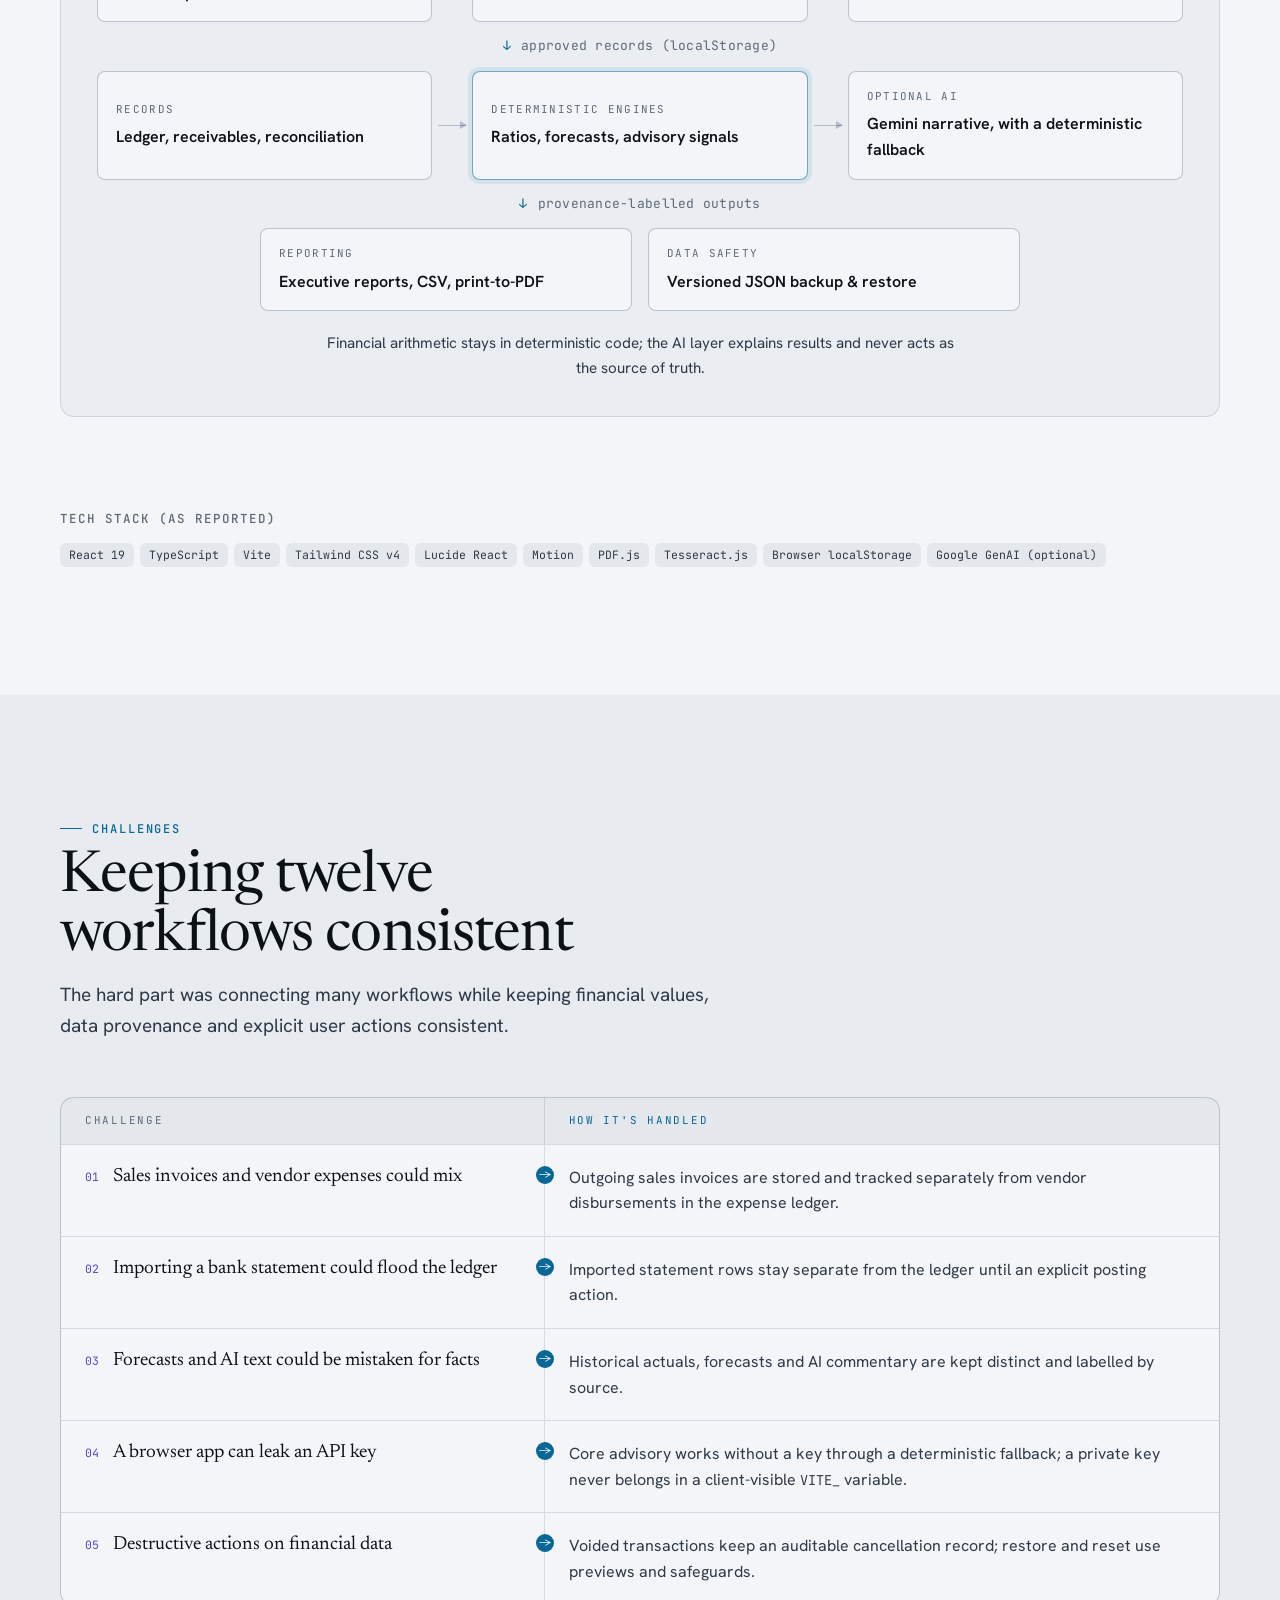
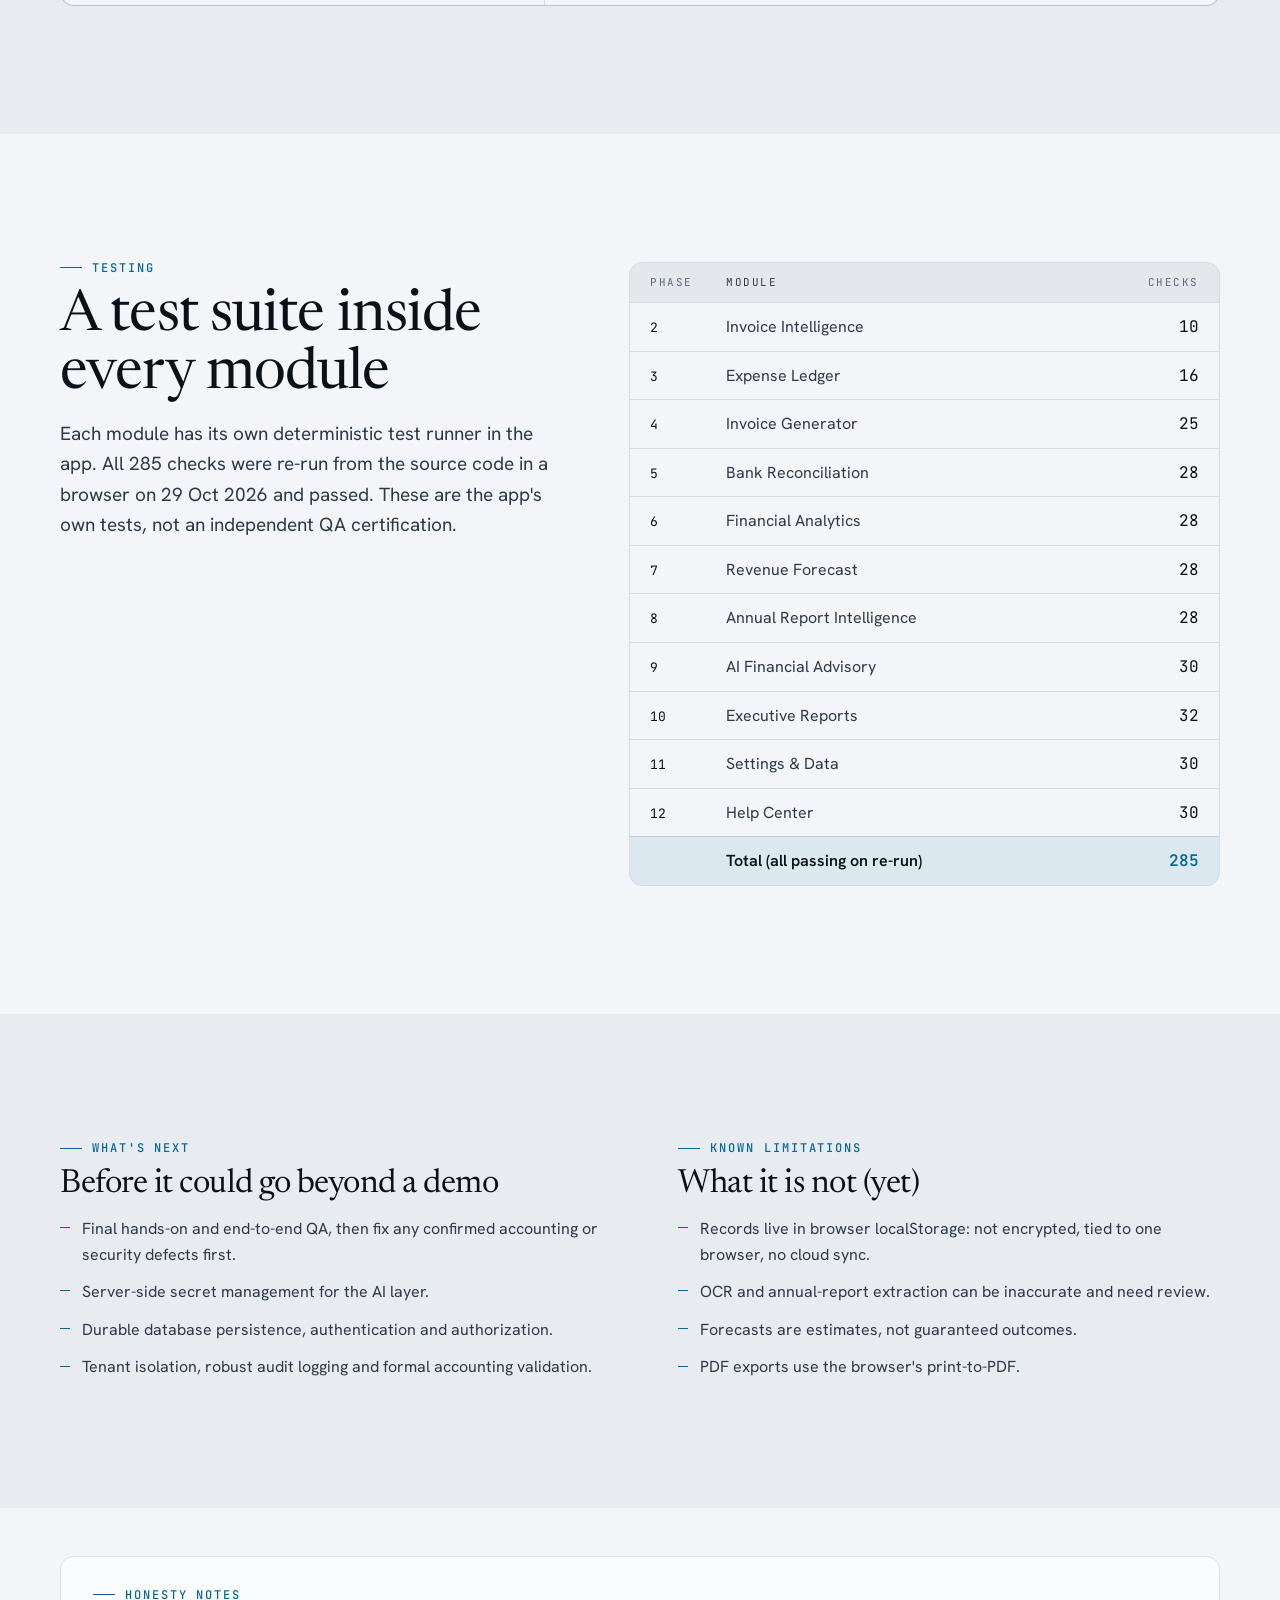
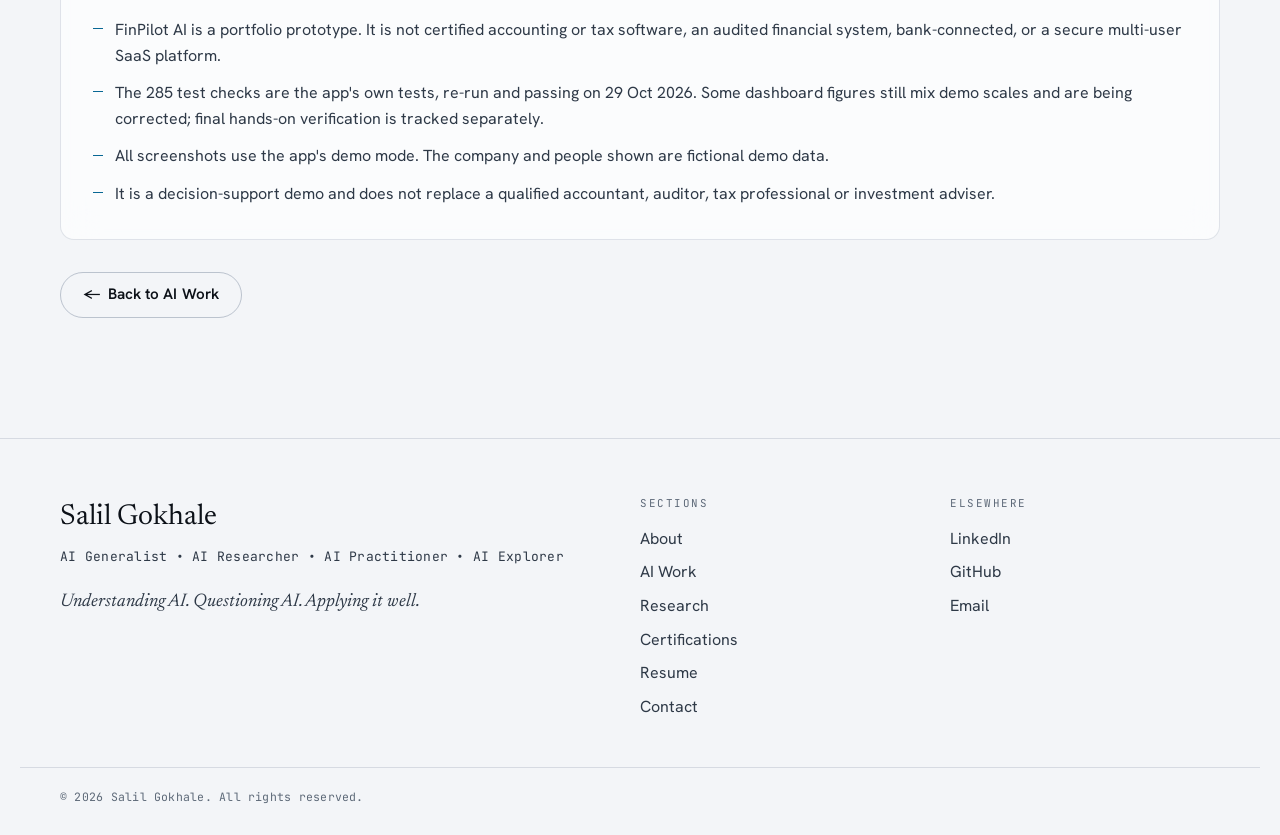
<file: projects/finpilot-ai.html>
<!doctype html>
<html lang="en">
<head>
<meta charset="utf-8">
<meta name="viewport" content="width=device-width, initial-scale=1, viewport-fit=cover">
<title>FinPilot AI — Case Study · Salil Gokhale</title>
<meta name="description" content="FinPilot AI: an AI-assisted financial operations prototype that brings invoice review, ledger, invoicing, bank reconciliation, analytics, forecasting, annual-report intelligence, AI advisory and executive reporting into one interface. Case study by Salil Gokhale, AI Generalist.">
<meta name="author" content="Salil Gokhale">
<meta name="theme-color" content="#0a0c10" media="(prefers-color-scheme: dark)">
<meta name="theme-color" content="#f3f5f8" media="(prefers-color-scheme: light)">
<link rel="canonical" href="https://salil360-cyber.github.io/projects/finpilot-ai.html">
<meta property="og:type" content="article">
<meta property="og:site_name" content="Salil Gokhale — The AI Desk">
<meta property="og:url" content="https://salil360-cyber.github.io/projects/finpilot-ai.html">
<meta property="og:title" content="FinPilot AI — Case Study">
<meta property="og:description" content="An AI-assisted financial operations and accounting intelligence platform: twelve finance workflows in one guided interface.">
<meta property="og:image" content="https://salil360-cyber.github.io/assets/finpilot/bank-reconciliation.jpg">
<meta name="twitter:card" content="summary_large_image">
<meta name="twitter:title" content="FinPilot AI — Case Study">
<meta name="twitter:description" content="An AI-assisted financial operations and accounting intelligence platform: twelve finance workflows in one guided interface.">
<meta name="twitter:image" content="https://salil360-cyber.github.io/assets/finpilot/bank-reconciliation.jpg">
<link rel="icon" href="../assets/favicon.svg" type="image/svg+xml">
<link rel="apple-touch-icon" href="../assets/apple-touch-icon.png">
<link rel="preconnect" href="https://fonts.googleapis.com">
<link rel="preconnect" href="https://fonts.gstatic.com" crossorigin>
<link rel="stylesheet" href="https://fonts.googleapis.com/css2?family=Newsreader:ital,opsz,wght@0,6..72,400;0,6..72,500;1,6..72,400;1,6..72,500&family=Hanken+Grotesk:wght@400;500;600&family=JetBrains+Mono:wght@400;500&display=swap">
<link rel="stylesheet" href="../css/styles.css">
<link rel="stylesheet" href="../css/case-page.css">
<script>try{var t=localStorage.getItem("desk-theme");if(t==="light"||t==="dark")document.documentElement.setAttribute("data-theme",t);}catch(e){}</script>
</head>
<body class="cp">
<a class="skip" href="#main">Skip to content</a>
<div class="progress" id="readProgress" aria-hidden="true"></div>

<!-- ============================ NAV (same as the home page) ============================ -->
<header class="nav" id="nav">
  <div class="nav__inner">
    <a class="brand" href="../index.html#home" aria-label="Salil Gokhale, home">
      <span class="brand__mark" aria-hidden="true">SG</span>
      <span class="brand__text"><span class="brand__name">Salil Gokhale</span><span class="brand__desk">The AI Desk</span></span>
    </a>
    <nav class="nav__links" aria-label="Primary">
      <a href="../index.html#home">Home</a>
      <a href="../index.html#about">About</a>
      <a href="../index.html#projects" class="is-active">AI Work</a>
      <a href="../index.html#research">Research</a>
      <a href="../index.html#topics">Topics</a>
      <a href="../index.html#skills">Toolkit</a>
      <a href="../index.html#certifications">Certifications</a>
      <a href="../index.html#contact">Contact</a>
    </nav>
    <div class="nav__actions">
      <button class="icon-btn" id="themeToggle" type="button" aria-label="Switch to light mode">
        <svg class="i-sun" viewBox="0 0 24 24" aria-hidden="true"><circle cx="12" cy="12" r="4"/><path d="M12 2.5v2.2M12 19.3v2.2M4.6 4.6l1.6 1.6M17.8 17.8l1.6 1.6M2.5 12h2.2M19.3 12h2.2M4.6 19.4l1.6-1.6M17.8 6.2l1.6-1.6"/></svg>
        <svg class="i-moon" viewBox="0 0 24 24" aria-hidden="true"><path d="M20 14.5A8 8 0 0 1 9.5 4a8 8 0 1 0 10.5 10.5Z"/></svg>
      </button>
      <a class="btn btn--small btn--ghost resume-btn" href="../index.html#resume">Resume</a>
      <button class="icon-btn burger" id="menuOpen" type="button" aria-label="Open menu" aria-expanded="false" aria-controls="mobileMenu">
        <svg viewBox="0 0 24 24" aria-hidden="true"><path d="M4 7h16M4 12h16M4 17h10"/></svg>
      </button>
    </div>
  </div>
</header>

<div class="mobile-menu" id="mobileMenu" role="region" aria-label="Site menu" hidden>
  <nav aria-label="Mobile">
    <a href="../index.html#home">Home</a><a href="../index.html#about">About</a><a href="../index.html#projects">AI Work</a><a href="../index.html#research">Research</a>
    <a href="../index.html#topics">Topics</a><a href="../index.html#skills">Toolkit</a><a href="../index.html#certifications">Certifications</a><a href="../index.html#contact">Contact</a>
  </nav>
  <div class="mobile-menu__foot">
    <a class="btn btn--primary" href="../index.html#projects">Explore AI Work</a>
    <a class="btn btn--ghost" href="../index.html#resume">View Resume</a>
  </div>
</div>

<main id="main">

<!-- ============================ HERO ============================ -->
<section class="cp-hero" aria-labelledby="cpTitle">
  <div class="wrap">
    <a class="cp-back mono" href="../index.html#projects"><span aria-hidden="true">←</span> AI Work</a>
    <div class="cp-hero__grid">
      <div class="cp-hero__copy">
        <p class="kicker">AI-Assisted Project · Financial Operations</p>
        <h1 class="cp-title" id="cpTitle">FinPilot AI</h1>
        <p class="cp-sub">An AI-assisted financial operations and accounting intelligence platform: twelve finance workflows in one guided interface.</p>
        <dl class="cp-facts">
          <div><dt>Type</dt><dd>Web app prototype</dd></div>
          <div><dt>Stack</dt><dd>React 19, TypeScript, Vite</dd></div>
          <div><dt>AI</dt><dd>Optional Gemini narrative</dd></div>
          <div><dt>Data</dt><dd>Local-first, demo data</dd></div>
        </dl>
        <div class="cp-actions">
          <a class="btn btn--ghost" href="#modules">See the 12 modules <span aria-hidden="true">↓</span></a>
        </div>
      </div>
      <figure class="cp-hero__media">
        <div class="cp-shot"><img src="../assets/finpilot/bank-reconciliation.jpg" width="1600" height="711" alt="FinPilot AI Bank Reconciliation screen in demo mode: statement closing $219,904.75, reconciled GL cleared $195,829.50, unexplained difference $24,075.25, match rate 25% with 2 of 8 lines cleared, and 5 pending exceptions, with an Auto-Match Engine and a list of bank statement transactions." fetchpriority="high"></div>
        <figcaption class="mono">Bank Reconciliation · demo data</figcaption>
      </figure>
    </div>
    <dl class="cp-stats" aria-label="Project at a glance">
      <div><dt>12</dt><dd>finance modules in one app</dd></div>
      <div><dt>12</dt><dd>build phases, one module area at a time</dd></div>
      <div><dt>285/285</dt><dd>in-app test checks pass when re-run</dd></div>
    </dl>
  </div>
</section>

<!-- ============================ PROBLEM ============================ -->
<section class="section section--alt cp-sec" id="problem" aria-labelledby="problemTitle">
  <div class="wrap cp-split">
    <header class="sec-head">
      <p class="kicker">The problem</p>
      <h2 class="sec-title" id="problemTitle">Finance work is spread across disconnected steps</h2>
    </header>
    <div class="cp-prose">
      <p>Finance work often involves many disconnected steps and tools: extracting information from invoices, correcting uncertain fields, maintaining transaction records, tracking outgoing invoices and payments, comparing bank statements with ledger entries, monitoring performance, estimating trends, reading long annual reports and preparing management reports.</p>
      <p>FinPilot AI brings these activities into <strong>one modular interface</strong>, to show how workflow guidance, calculations, evidence and reporting can be connected.</p>
    </div>
  </div>
</section>

<!-- ============================ MODULES ============================ -->
<section class="section cp-sec" id="modules" aria-labelledby="modulesTitle">
  <div class="wrap">
    <header class="sec-head">
      <p class="kicker">What it does</p>
      <h2 class="sec-title" id="modulesTitle">Twelve modules, one workspace</h2>
      <p class="sec-lede">From an incoming vendor invoice to an executive report, with explicit review and approval steps in between.</p>
    </header>
    <ol class="cp-steps">
      <li class="cp-step">
        <span class="cp-step__n mono">01</span><h3>Overview</h3>
        <p>A dashboard summarising invoices, ledger activity, reconciliation and cash-flow health.</p>
      </li>
      <li class="cp-step">
        <figure class="cp-step__shot"><img src="../assets/finpilot/invoice-intelligence.jpg" width="1600" height="704" alt="Invoice Intelligence: drag-and-drop upload for PDF, PNG or JPEG invoices, with a client-side privacy notice and tabs for upload, drafts, a 10-test suite and an audit trail." loading="lazy" decoding="async"></figure>
        <span class="cp-step__n mono">02</span><h3>Invoice Intelligence</h3>
        <p>Browser-side PDF text extraction with an OCR fallback, field review, validation, duplicate detection and explicit approval.</p>
      </li>
      <li class="cp-step">
        <figure class="cp-step__shot"><img src="../assets/finpilot/expense-ledger.jpg" width="1600" height="710" alt="General Ledger and Expense Management: filtered expenses $217,330.75, credits $153,450.00, net movement −$63,880.75, 12 of 12 rows, with a transaction table of demo records." loading="lazy" decoding="async"></figure>
        <span class="cp-step__n mono">03</span><h3>Expense Ledger</h3>
        <p>Transaction management with search, filters, CSV import/export and auditable cancellation instead of silent deletion.</p>
      </li>
      <li class="cp-step">
        <span class="cp-step__n mono">04</span><h3>Invoice Generator</h3>
        <p>Sales invoices with line-item and tax calculations, numbering, print-to-PDF and payment tracking, stored separately from vendor expenses.</p>
      </li>
      <li class="cp-step">
        <figure class="cp-step__shot"><img src="../assets/finpilot/bank-reconciliation.jpg" width="1600" height="711" alt="Bank Reconciliation session with match rate, unexplained difference and pending exceptions." loading="lazy" decoding="async"></figure>
        <span class="cp-step__n mono">05</span><h3>Bank Reconciliation</h3>
        <p>CSV statement import, column mapping, direction-aware matching, exceptions, an explicit posting step and session lock/reopen.</p>
      </li>
      <li class="cp-step">
        <span class="cp-step__n mono">06</span><h3>Financial Analytics</h3>
        <p>Reporting periods, profitability and cash metrics, receivables ageing, customer concentration and financial ratios.</p>
      </li>
      <li class="cp-step">
        <span class="cp-step__n mono">07</span><h3>Revenue Forecast</h3>
        <p>Deterministic forecasting methods, scenario planning, uncertainty ranges and backtesting (MAE, RMSE, WAPE).</p>
      </li>
      <li class="cp-step">
        <span class="cp-step__n mono">08</span><h3>Annual Report Intelligence</h3>
        <p>Financial statement extraction with an OCR fallback, unit detection, accounting identity checks and multi-year analysis.</p>
      </li>
      <li class="cp-step">
        <figure class="cp-step__shot"><img src="../assets/finpilot/ai-advisory.jpg" width="1600" height="501" alt="AI Financial Advisory: a decision-support notice, financial posture Watch with review required, 0 high-priority alerts, 2 areas requiring attention and 6 traceable findings." loading="lazy" decoding="async"></figure>
        <span class="cp-step__n mono">09</span><h3>AI Financial Advisory</h3>
        <p>Deterministic advisory signals with evidence drill-down and configurable thresholds; optional Gemini narrative on top.</p>
      </li>
      <li class="cp-step">
        <span class="cp-step__n mono">10</span><h3>Executive Reports</h3>
        <p>Seven report templates, period filters, provenance-aware figures, saved snapshots, CSV export and print-to-PDF.</p>
      </li>
      <li class="cp-step">
        <figure class="cp-step__shot"><img src="../assets/finpilot/settings.jpg" width="1600" height="467" alt="Settings, Data Management and Administration, with tabs for company profile, preferences, data management, backup and restore, demo data lifecycle, storage, privacy and diagnostics." loading="lazy" decoding="async"></figure>
        <span class="cp-step__n mono">11</span><h3>Settings &amp; Data</h3>
        <p>Versioned JSON backup/restore, storage inventory, demo-data cleanup, diagnostics and reset safeguards.</p>
      </li>
      <li class="cp-step">
        <figure class="cp-step__shot"><img src="../assets/finpilot/help-center.jpg" width="1600" height="707" alt="Help Center and Workflow Guidance with eight guided workflows, a knowledge base, a 26-term financial glossary and a getting-started checklist." loading="lazy" decoding="async"></figure>
        <span class="cp-step__n mono">12</span><h3>Help Center</h3>
        <p>First-time onboarding, eight guided workflows, a searchable knowledge base and a 26-term glossary.</p>
      </li>
    </ol>
  </div>
</section>

<!-- ============================ PRINCIPLES ============================ -->
<section class="section section--alt cp-sec" id="principles" aria-labelledby="principlesTitle">
  <div class="wrap">
    <header class="sec-head">
      <p class="kicker">Design principles</p>
      <h2 class="sec-title" id="principlesTitle">Code does the maths. AI only explains.</h2>
    </header>
    <div class="cp-features">
      <article class="cp-feature"><h3>Deterministic first</h3><p>Financial arithmetic is computed by code, not invented by a language model.</p></article>
      <article class="cp-feature"><h3>Human review</h3><p>Extracted invoice and report values can require correction and verification.</p></article>
      <article class="cp-feature"><h3>Explicit actions</h3><p>Approvals, posting, cancellation and destructive operations are always intentional.</p></article>
      <article class="cp-feature"><h3>Traceability</h3><p>Every value shows whether it is user-entered, extracted, calculated, forecast, demo or AI-generated.</p></article>
      <article class="cp-feature"><h3>No silent conversion</h3><p>Changing the preferred currency doesn't convert historical amounts without a valid conversion.</p></article>
      <article class="cp-feature"><h3>Honest uncertainty</h3><p>Estimates, OCR uncertainty and unavailable ratios are shown, not hidden.</p></article>
    </div>
  </div>
</section>

<!-- ============================ ARCHITECTURE ============================ -->
<section class="section cp-sec" id="architecture" aria-labelledby="archTitle">
  <div class="wrap">
    <header class="sec-head">
      <p class="kicker">Architecture</p>
      <h2 class="sec-title" id="archTitle">Local-first, with AI kept at the edge</h2>
      <p class="sec-lede">Files are processed in the browser and records live in browser storage. The optional AI layer only writes narrative from already-calculated signals.</p>
    </header>
    <figure class="cp-arch" aria-label="FinPilot AI data flow: invoices, bank CSVs, manual entries and annual reports are processed in the browser with PDF.js and Tesseract.js; values are reviewed and explicitly approved into the ledger, receivables and reconciliation records in localStorage; deterministic engines calculate ratios, forecasts and advisory signals; an optional Gemini layer writes narrative with a deterministic fallback; everything ends in executive reports, CSV exports and JSON backups.">
      <div class="cp-arch__row">
        <div class="cp-node"><span class="mono">Input</span>Invoices, bank CSV, manual entries, annual reports</div>
        <i class="cp-arrow" aria-hidden="true"></i>
        <div class="cp-node"><span class="mono">In the browser</span>PDF.js text + Tesseract.js OCR</div>
        <i class="cp-arrow" aria-hidden="true"></i>
        <div class="cp-node"><span class="mono">Human step</span>Review &amp; explicit approval</div>
      </div>
      <p class="cp-arch__join mono"><i aria-hidden="true">↓</i> approved records (localStorage)</p>
      <div class="cp-arch__row">
        <div class="cp-node"><span class="mono">Records</span>Ledger, receivables, reconciliation</div>
        <i class="cp-arrow" aria-hidden="true"></i>
        <div class="cp-node cp-node--ai"><span class="mono">Deterministic engines</span>Ratios, forecasts, advisory signals</div>
        <i class="cp-arrow" aria-hidden="true"></i>
        <div class="cp-node"><span class="mono">Optional AI</span>Gemini narrative, with a deterministic fallback</div>
      </div>
      <p class="cp-arch__join mono"><i aria-hidden="true">↓</i> provenance-labelled outputs</p>
      <div class="cp-arch__row cp-arch__row--out">
        <div class="cp-node"><span class="mono">Reporting</span>Executive reports, CSV, print-to-PDF</div>
        <div class="cp-node"><span class="mono">Data safety</span>Versioned JSON backup &amp; restore</div>
      </div>
      <figcaption>Financial arithmetic stays in deterministic code; the AI layer explains results and never acts as the source of truth.</figcaption>
    </figure>

    <h3 class="mini-head mini-head--spaced">Tech stack (as reported)</h3>
    <div class="project__tools cp-stack">
      <span>React 19</span><span>TypeScript</span><span>Vite</span><span>Tailwind CSS v4</span><span>Lucide React</span><span>Motion</span><span>PDF.js</span><span>Tesseract.js</span><span>Browser localStorage</span><span>Google GenAI (optional)</span>
    </div>
  </div>
</section>

<!-- ============================ CHALLENGES ============================ -->
<section class="section section--alt cp-sec" id="challenges" aria-labelledby="challengesTitle">
  <div class="wrap">
    <header class="sec-head">
      <p class="kicker">Challenges</p>
      <h2 class="sec-title" id="challengesTitle">Keeping twelve workflows consistent</h2>
      <p class="sec-lede">The hard part was connecting many workflows while keeping financial values, data provenance and explicit user actions consistent.</p>
    </header>
    <div class="cp-cs" role="list">
      <div class="cp-cs__head mono" aria-hidden="true"><span>Challenge</span><span>How it's handled</span></div>
      <div class="cp-cs__row" role="listitem"><p class="cp-cs__c"><span class="mono">01</span>Sales invoices and vendor expenses could mix</p><p class="cp-cs__s">Outgoing sales invoices are stored and tracked separately from vendor disbursements in the expense ledger.</p></div>
      <div class="cp-cs__row" role="listitem"><p class="cp-cs__c"><span class="mono">02</span>Importing a bank statement could flood the ledger</p><p class="cp-cs__s">Imported statement rows stay separate from the ledger until an explicit posting action.</p></div>
      <div class="cp-cs__row" role="listitem"><p class="cp-cs__c"><span class="mono">03</span>Forecasts and AI text could be mistaken for facts</p><p class="cp-cs__s">Historical actuals, forecasts and AI commentary are kept distinct and labelled by source.</p></div>
      <div class="cp-cs__row" role="listitem"><p class="cp-cs__c"><span class="mono">04</span>A browser app can leak an API key</p><p class="cp-cs__s">Core advisory works without a key through a deterministic fallback; a private key never belongs in a client-visible <code>VITE_</code> variable.</p></div>
      <div class="cp-cs__row" role="listitem"><p class="cp-cs__c"><span class="mono">05</span>Destructive actions on financial data</p><p class="cp-cs__s">Voided transactions keep an auditable cancellation record; restore and reset use previews and safeguards.</p></div>
    </div>
  </div>
</section>

<!-- ============================ TESTING ============================ -->
<section class="section cp-sec" id="testing" aria-labelledby="testTitle">
  <div class="wrap cp-split">
    <header class="sec-head">
      <p class="kicker">Testing</p>
      <h2 class="sec-title" id="testTitle">A test suite inside every module</h2>
      <p class="sec-lede">Each module has its own deterministic test runner in the app. All 285 checks were re-run from the source code in a browser on 29 Oct 2026 and passed. These are the app's own tests, not an independent QA certification.</p>
    </header>
    <div class="cp-tests" role="table" aria-label="Test checks by phase">
      <div role="row" class="cp-tests__head mono"><span role="columnheader">Phase</span><span role="columnheader">Module</span><span role="columnheader">Checks</span></div>
      <div role="row"><span role="cell" class="mono">2</span><span role="cell">Invoice Intelligence</span><span role="cell">10</span></div>
      <div role="row"><span role="cell" class="mono">3</span><span role="cell">Expense Ledger</span><span role="cell">16</span></div>
      <div role="row"><span role="cell" class="mono">4</span><span role="cell">Invoice Generator</span><span role="cell">25</span></div>
      <div role="row"><span role="cell" class="mono">5</span><span role="cell">Bank Reconciliation</span><span role="cell">28</span></div>
      <div role="row"><span role="cell" class="mono">6</span><span role="cell">Financial Analytics</span><span role="cell">28</span></div>
      <div role="row"><span role="cell" class="mono">7</span><span role="cell">Revenue Forecast</span><span role="cell">28</span></div>
      <div role="row"><span role="cell" class="mono">8</span><span role="cell">Annual Report Intelligence</span><span role="cell">28</span></div>
      <div role="row"><span role="cell" class="mono">9</span><span role="cell">AI Financial Advisory</span><span role="cell">30</span></div>
      <div role="row"><span role="cell" class="mono">10</span><span role="cell">Executive Reports</span><span role="cell">32</span></div>
      <div role="row"><span role="cell" class="mono">11</span><span role="cell">Settings &amp; Data</span><span role="cell">30</span></div>
      <div role="row"><span role="cell" class="mono">12</span><span role="cell">Help Center</span><span role="cell">30</span></div>
      <div role="row" class="cp-tests__total"><span role="cell"></span><span role="cell">Total (all passing on re-run)</span><span role="cell">285</span></div>
    </div>
  </div>
</section>

<!-- ============================ NEXT ============================ -->
<section class="section section--alt cp-sec" id="next" aria-labelledby="nextTitle">
  <div class="wrap cp-two">
    <div>
      <p class="kicker">What's next</p>
      <h2 class="sec-title cp-h2-sm" id="nextTitle">Before it could go beyond a demo</h2>
      <ul class="cp-list">
        <li>Final hands-on and end-to-end QA, then fix any confirmed accounting or security defects first.</li>
        <li>Server-side secret management for the AI layer.</li>
        <li>Durable database persistence, authentication and authorization.</li>
        <li>Tenant isolation, robust audit logging and formal accounting validation.</li>
      </ul>
    </div>
    <div>
      <p class="kicker">Known limitations</p>
      <h2 class="sec-title cp-h2-sm">What it is not (yet)</h2>
      <ul class="cp-list">
        <li>Records live in browser localStorage: not encrypted, tied to one browser, no cloud sync.</li>
        <li>OCR and annual-report extraction can be inaccurate and need review.</li>
        <li>Forecasts are estimates, not guaranteed outcomes.</li>
        <li>PDF exports use the browser's print-to-PDF.</li>
      </ul>
    </div>
  </div>
</section>

<!-- ============================ HONESTY NOTES ============================ -->
<section class="section section--tight cp-sec cp-sec--last" aria-labelledby="honestTitle">
  <div class="wrap">
    <aside class="cp-honest glass">
      <p class="kicker" id="honestTitle">Honesty notes</p>
      <ul class="cp-list">
        <li>FinPilot AI is a portfolio prototype. It is not certified accounting or tax software, an audited financial system, bank-connected, or a secure multi-user SaaS platform.</li>
        <li>The 285 test checks are the app's own tests, re-run and passing on 29 Oct 2026. Some dashboard figures still mix demo scales and are being corrected; final hands-on verification is tracked separately.</li>
        <li>All screenshots use the app's demo mode. The company and people shown are fictional demo data.</li>
        <li>It is a decision-support demo and does not replace a qualified accountant, auditor, tax professional or investment adviser.</li>
      </ul>
    </aside>
    <div class="cp-end cp-actions">
      <a class="btn btn--ghost" href="../index.html#projects"><span aria-hidden="true">←</span> Back to AI Work</a>
    </div>
  </div>
</section>
</main>


<!-- ============================ FOOTER (same as the home page) ============================ -->
<footer class="footer">
  <div class="wrap footer__grid">
    <div>
      <p class="footer__name">Salil Gokhale</p>
      <p class="footer__roles mono">AI Generalist • AI Researcher • AI Practitioner • AI Explorer</p>
      <p class="footer__tag">Understanding AI. Questioning AI. Applying it well.</p>
    </div>
    <nav aria-label="Footer">
      <p class="footer__label mono">Sections</p>
      <ul class="footer__links">
        <li><a href="../index.html#about">About</a></li><li><a href="../index.html#projects">AI Work</a></li><li><a href="../index.html#research">Research</a></li>
        <li><a href="../index.html#certifications">Certifications</a></li><li><a href="../index.html#resume">Resume</a></li><li><a href="../index.html#contact">Contact</a></li>
      </ul>
    </nav>
    <div>
      <p class="footer__label mono">Elsewhere</p>
      <ul class="footer__links">
        <li><a href="https://www.linkedin.com/in/salil-gokhale-analytics" target="_blank" rel="noopener">LinkedIn</a></li>
        <li><a href="https://github.com/Salil360-cyber" target="_blank" rel="noopener">GitHub</a></li>
        <li><a href="mailto:gokhalesalil28@gmail.com">Email</a></li>
      </ul>
    </div>
  </div>
  <div class="wrap footer__base mono">
    <span>© <span id="year">2026</span> Salil Gokhale. All rights reserved.</span>
  </div>
</footer>

<script src="../js/case-page.js"></script>
</body>
</html>
</file>
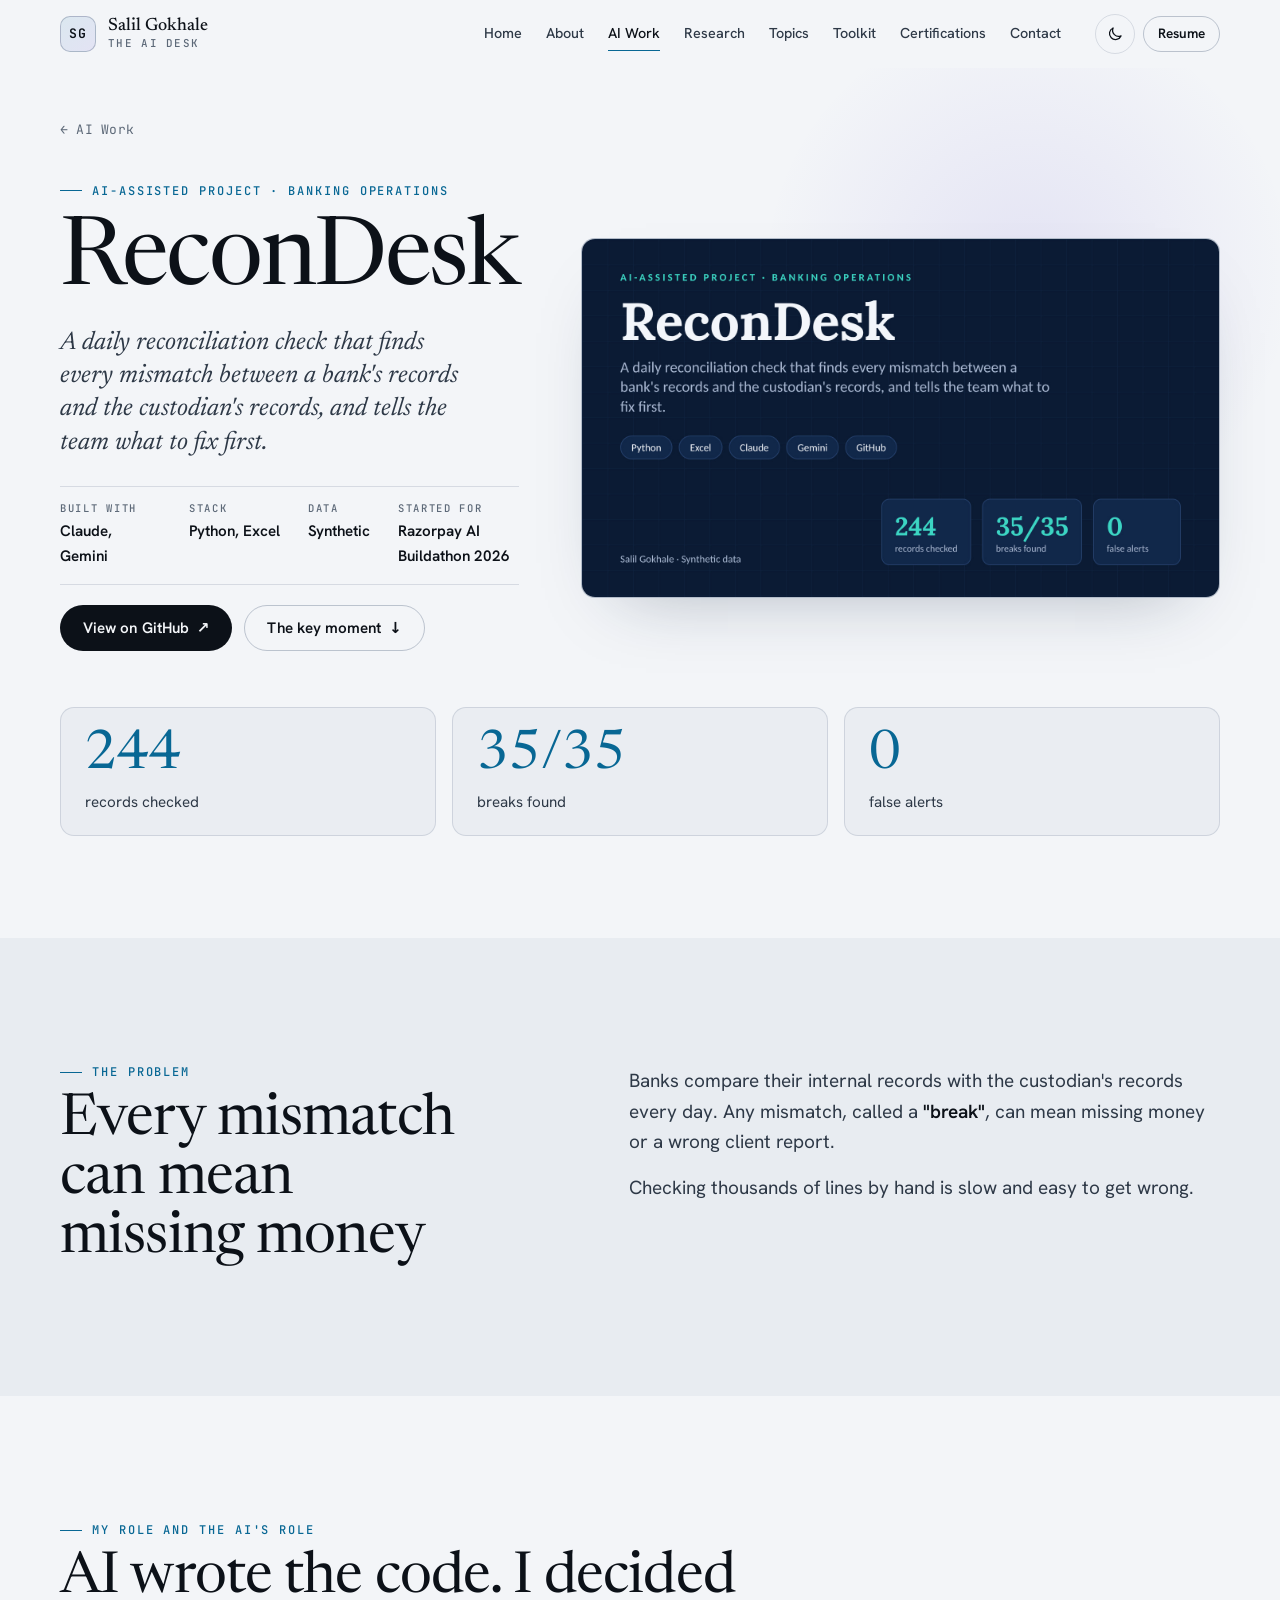
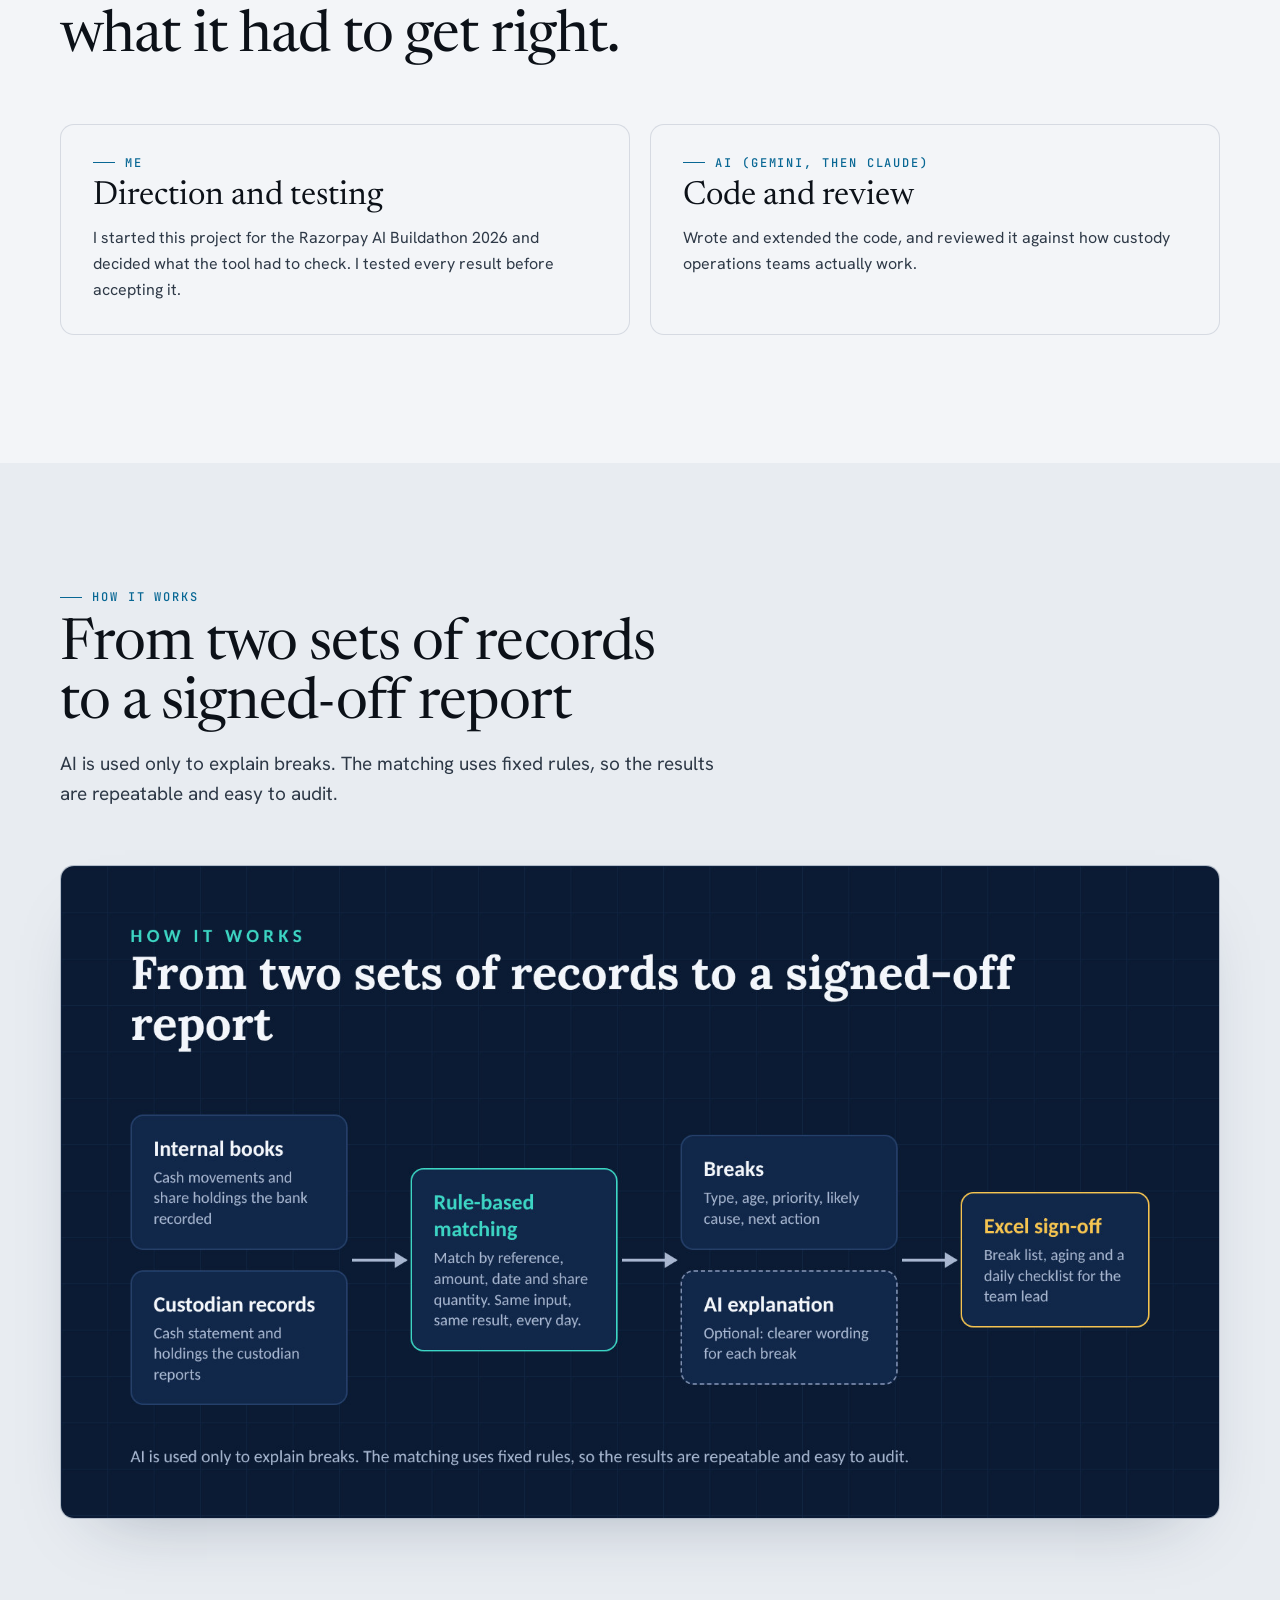
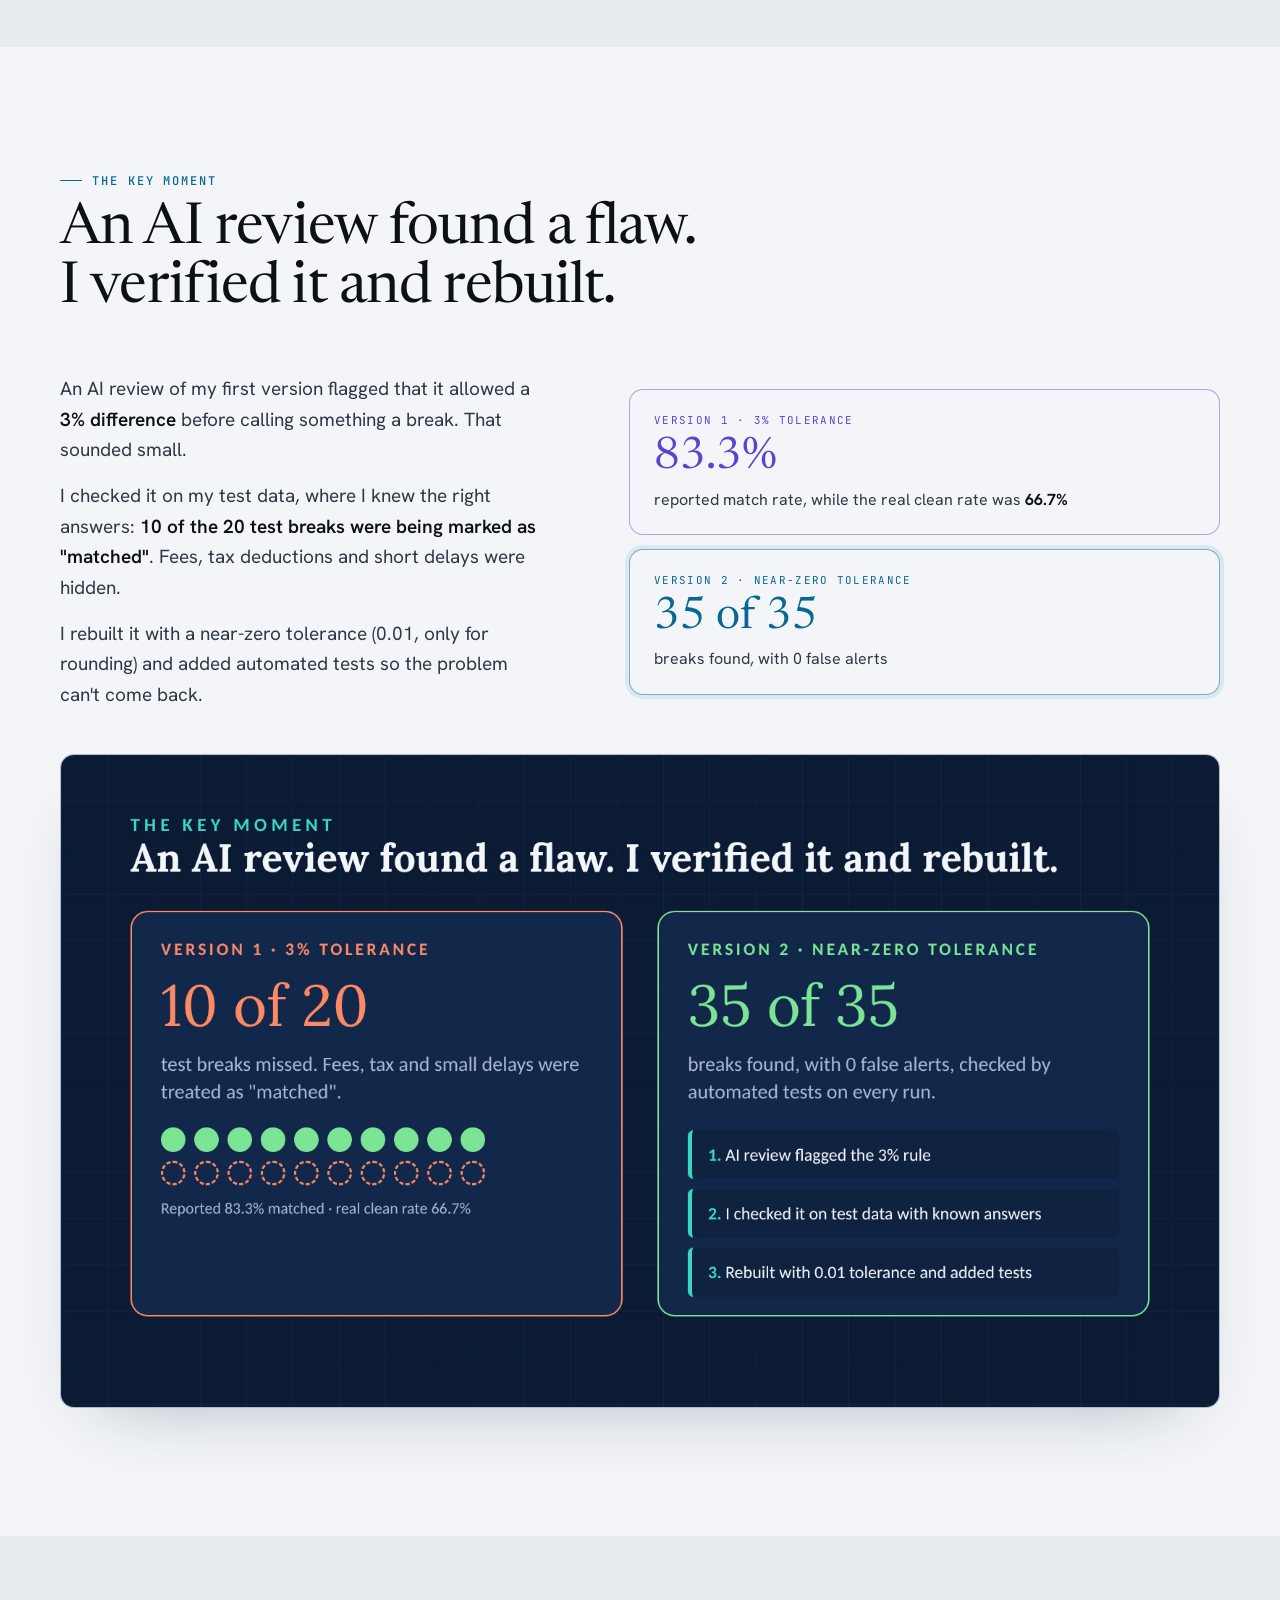
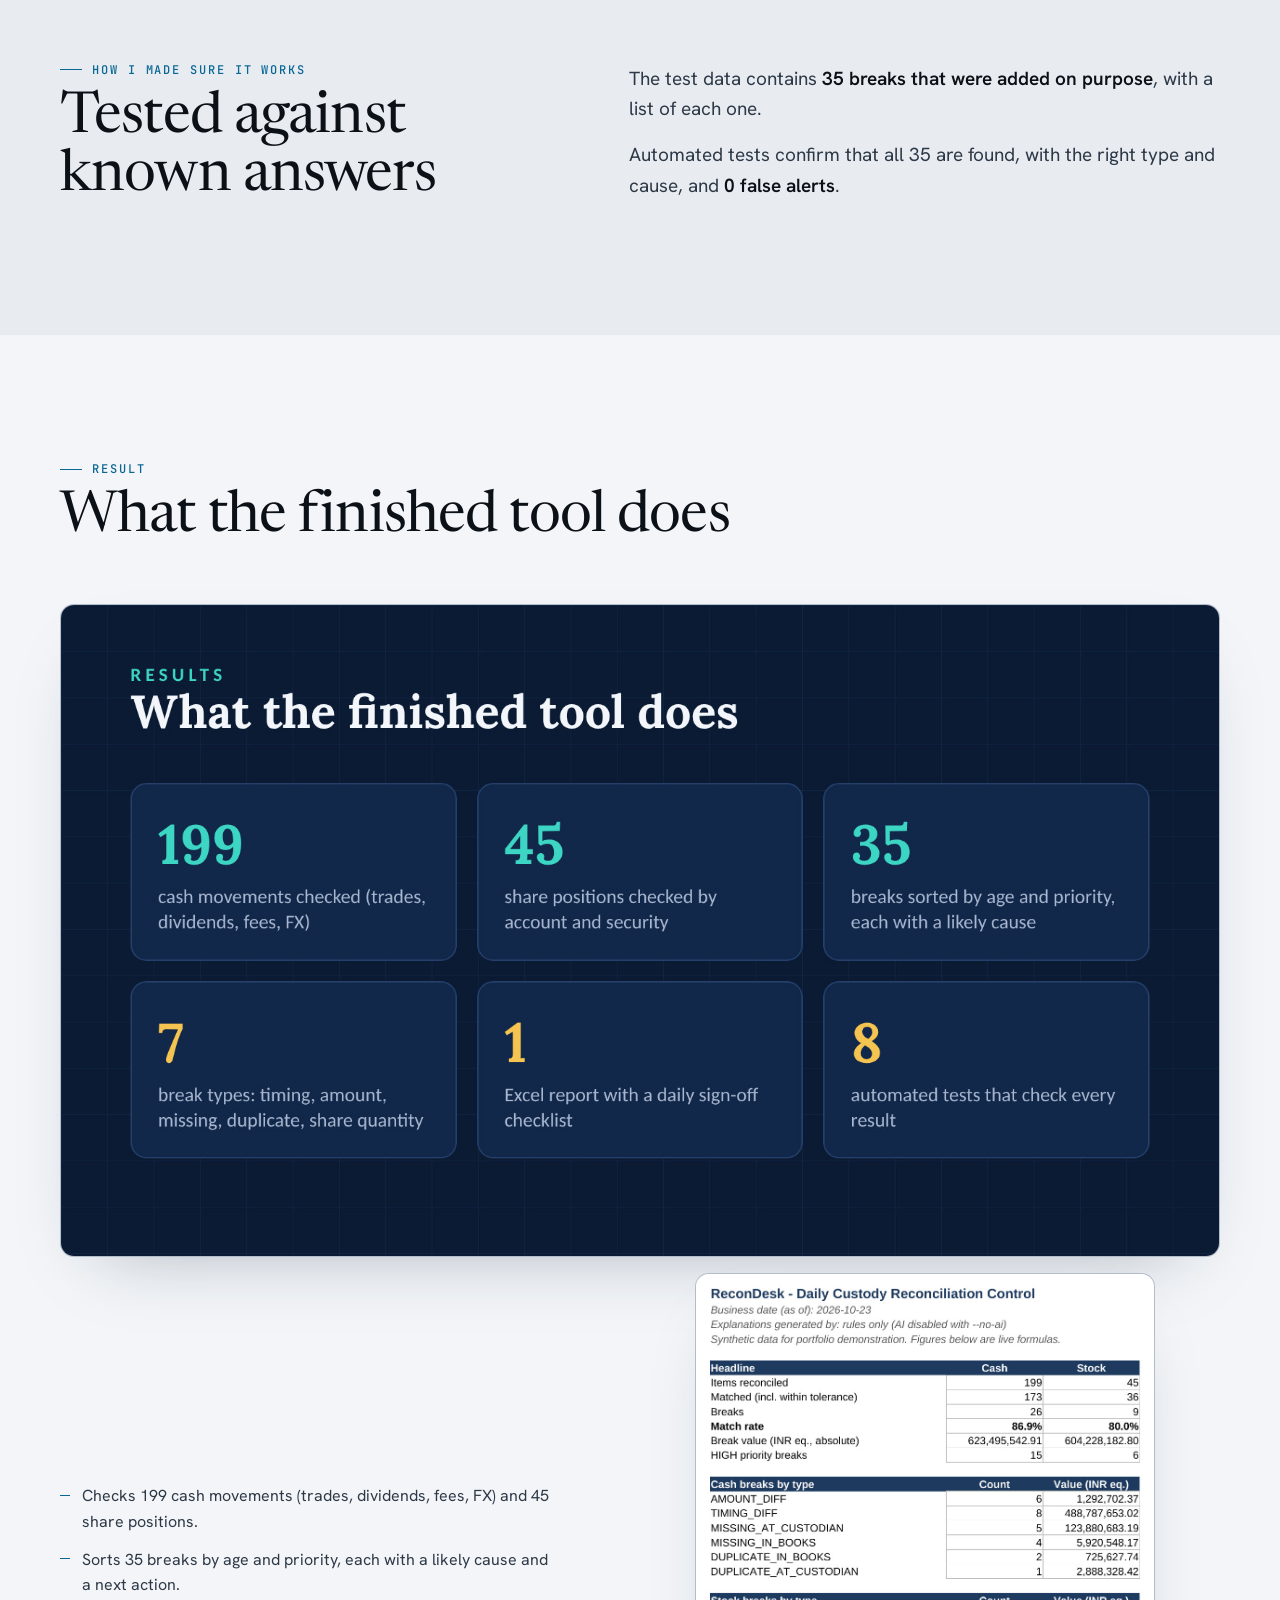
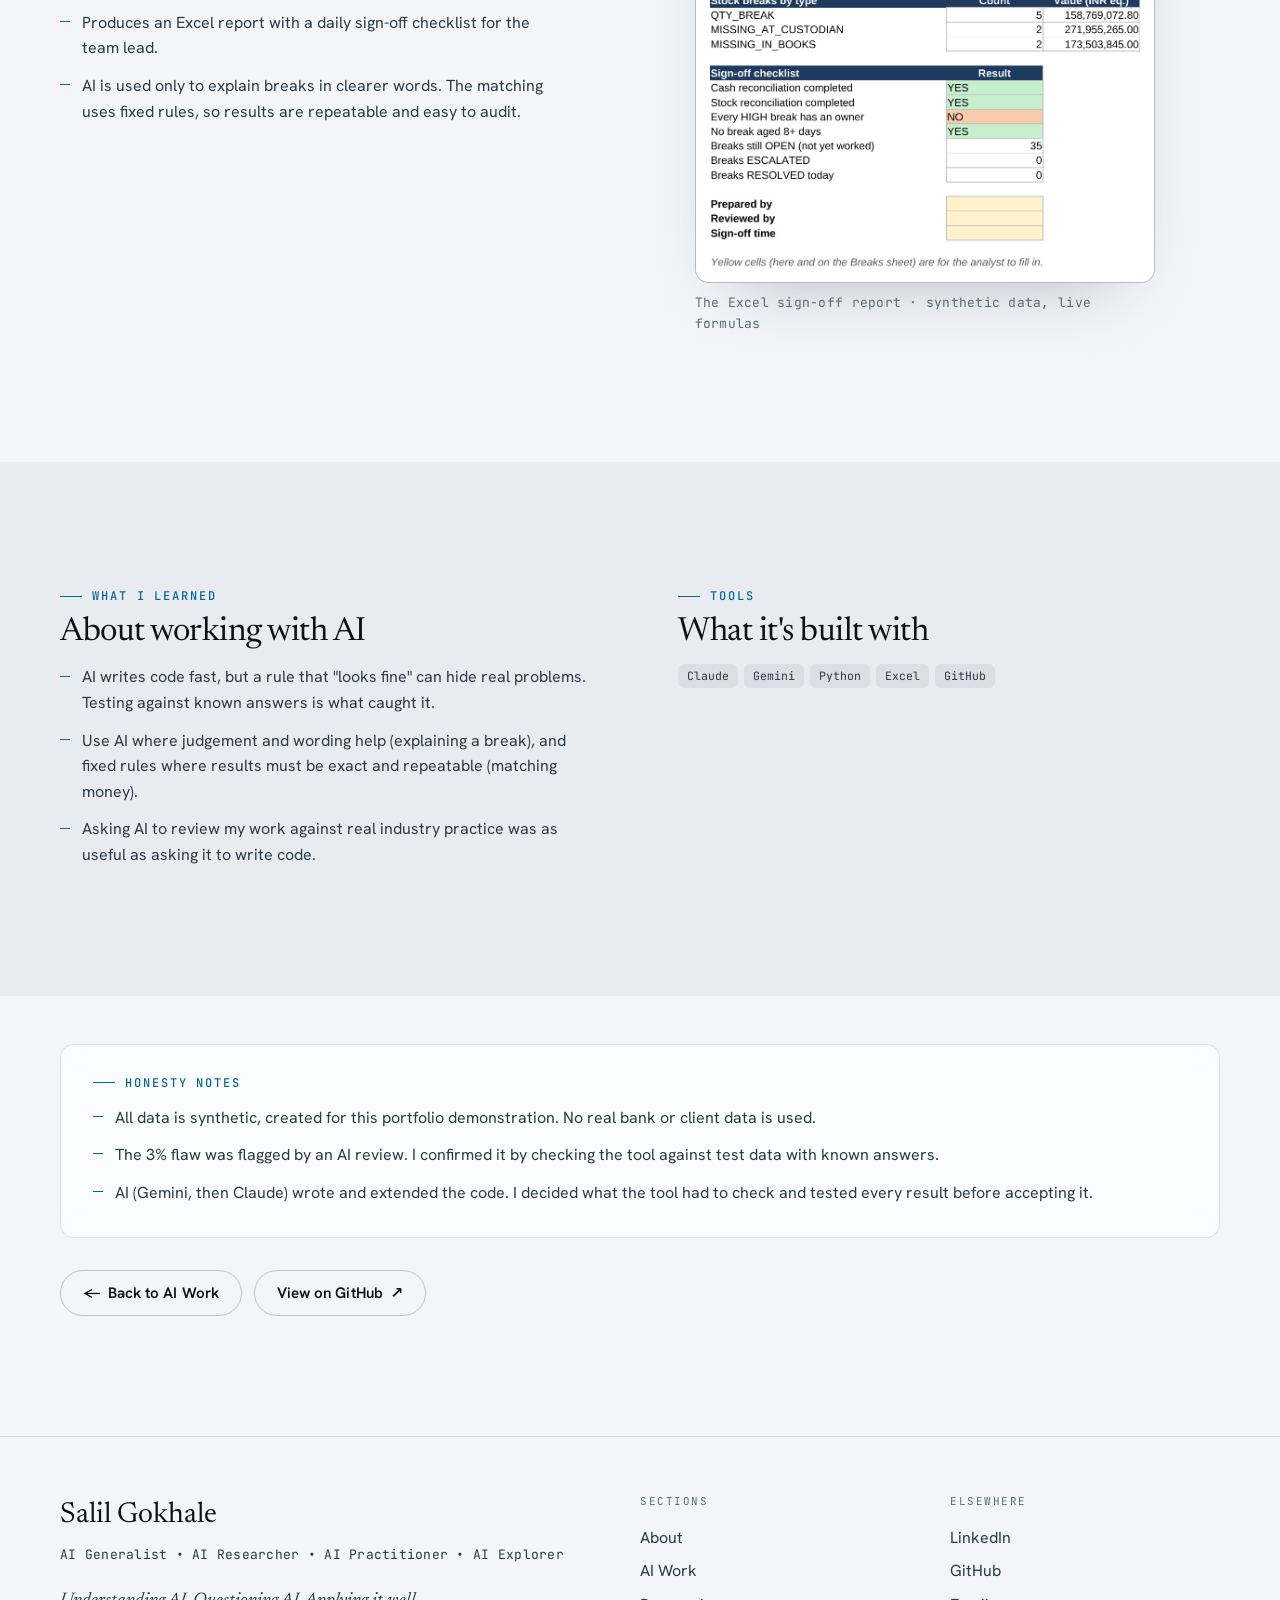
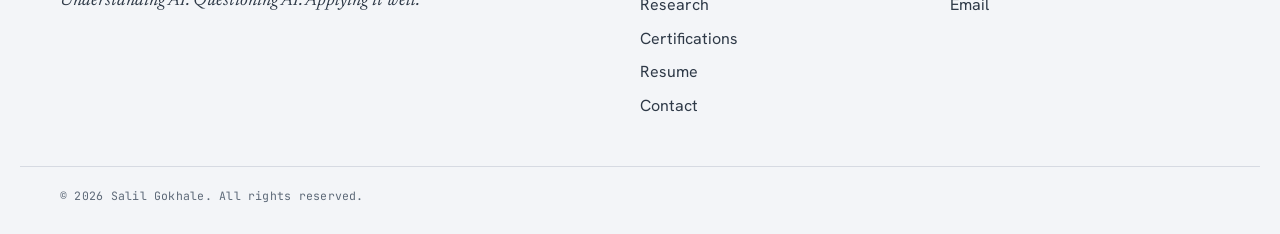
<file: projects/recondesk.html>
<!doctype html>
<html lang="en">
<head>
<meta charset="utf-8">
<meta name="viewport" content="width=device-width, initial-scale=1, viewport-fit=cover">
<title>ReconDesk — Case Study · Salil Gokhale</title>
<meta name="description" content="ReconDesk: an AI-assisted daily reconciliation check that finds every mismatch between a bank's records and the custodian's records. Built with Claude and Gemini on synthetic data. Case study by Salil Gokhale, AI Generalist.">
<meta name="author" content="Salil Gokhale">
<meta name="theme-color" content="#0a0c10" media="(prefers-color-scheme: dark)">
<meta name="theme-color" content="#f3f5f8" media="(prefers-color-scheme: light)">
<link rel="canonical" href="https://salil360-cyber.github.io/projects/recondesk.html">
<meta property="og:type" content="article">
<meta property="og:site_name" content="Salil Gokhale — The AI Desk">
<meta property="og:url" content="https://salil360-cyber.github.io/projects/recondesk.html">
<meta property="og:title" content="ReconDesk — Case Study">
<meta property="og:description" content="A daily reconciliation check that finds every mismatch between a bank's records and the custodian's records, and tells the team what to fix first.">
<meta property="og:image" content="https://salil360-cyber.github.io/assets/recondesk/1-cover.jpg">
<meta name="twitter:card" content="summary_large_image">
<meta name="twitter:title" content="ReconDesk — Case Study">
<meta name="twitter:description" content="A daily reconciliation check that finds every mismatch between a bank's records and the custodian's records, and tells the team what to fix first.">
<meta name="twitter:image" content="https://salil360-cyber.github.io/assets/recondesk/1-cover.jpg">
<link rel="icon" href="../assets/favicon.svg" type="image/svg+xml">
<link rel="apple-touch-icon" href="../assets/apple-touch-icon.png">
<link rel="preconnect" href="https://fonts.googleapis.com">
<link rel="preconnect" href="https://fonts.gstatic.com" crossorigin>
<link rel="stylesheet" href="https://fonts.googleapis.com/css2?family=Newsreader:ital,opsz,wght@0,6..72,400;0,6..72,500;1,6..72,400;1,6..72,500&family=Hanken+Grotesk:wght@400;500;600&family=JetBrains+Mono:wght@400;500&display=swap">
<link rel="stylesheet" href="../css/styles.css">
<link rel="stylesheet" href="../css/case-page.css">
<script>try{var t=localStorage.getItem("desk-theme");if(t==="light"||t==="dark")document.documentElement.setAttribute("data-theme",t);}catch(e){}</script>
</head>
<body class="cp">
<a class="skip" href="#main">Skip to content</a>
<div class="progress" id="readProgress" aria-hidden="true"></div>

<!-- ============================ NAV (same as the home page) ============================ -->
<header class="nav" id="nav">
  <div class="nav__inner">
    <a class="brand" href="../index.html#home" aria-label="Salil Gokhale, home">
      <span class="brand__mark" aria-hidden="true">SG</span>
      <span class="brand__text"><span class="brand__name">Salil Gokhale</span><span class="brand__desk">The AI Desk</span></span>
    </a>
    <nav class="nav__links" aria-label="Primary">
      <a href="../index.html#home">Home</a>
      <a href="../index.html#about">About</a>
      <a href="../index.html#projects" class="is-active">AI Work</a>
      <a href="../index.html#research">Research</a>
      <a href="../index.html#topics">Topics</a>
      <a href="../index.html#skills">Toolkit</a>
      <a href="../index.html#certifications">Certifications</a>
      <a href="../index.html#contact">Contact</a>
    </nav>
    <div class="nav__actions">
      <button class="icon-btn" id="themeToggle" type="button" aria-label="Switch to light mode">
        <svg class="i-sun" viewBox="0 0 24 24" aria-hidden="true"><circle cx="12" cy="12" r="4"/><path d="M12 2.5v2.2M12 19.3v2.2M4.6 4.6l1.6 1.6M17.8 17.8l1.6 1.6M2.5 12h2.2M19.3 12h2.2M4.6 19.4l1.6-1.6M17.8 6.2l1.6-1.6"/></svg>
        <svg class="i-moon" viewBox="0 0 24 24" aria-hidden="true"><path d="M20 14.5A8 8 0 0 1 9.5 4a8 8 0 1 0 10.5 10.5Z"/></svg>
      </button>
      <a class="btn btn--small btn--ghost resume-btn" href="../index.html#resume">Resume</a>
      <button class="icon-btn burger" id="menuOpen" type="button" aria-label="Open menu" aria-expanded="false" aria-controls="mobileMenu">
        <svg viewBox="0 0 24 24" aria-hidden="true"><path d="M4 7h16M4 12h16M4 17h10"/></svg>
      </button>
    </div>
  </div>
</header>

<div class="mobile-menu" id="mobileMenu" role="region" aria-label="Site menu" hidden>
  <nav aria-label="Mobile">
    <a href="../index.html#home">Home</a><a href="../index.html#about">About</a><a href="../index.html#projects">AI Work</a><a href="../index.html#research">Research</a>
    <a href="../index.html#topics">Topics</a><a href="../index.html#skills">Toolkit</a><a href="../index.html#certifications">Certifications</a><a href="../index.html#contact">Contact</a>
  </nav>
  <div class="mobile-menu__foot">
    <a class="btn btn--primary" href="../index.html#projects">Explore AI Work</a>
    <a class="btn btn--ghost" href="../index.html#resume">View Resume</a>
  </div>
</div>

<main id="main">

<!-- ============================ HERO ============================ -->
<section class="cp-hero" aria-labelledby="cpTitle">
  <div class="wrap">
    <a class="cp-back mono" href="../index.html#projects"><span aria-hidden="true">←</span> AI Work</a>
    <div class="cp-hero__grid">
      <div class="cp-hero__copy">
        <p class="kicker">AI-Assisted Project · Banking Operations</p>
        <h1 class="cp-title" id="cpTitle">ReconDesk</h1>
        <p class="cp-sub">A daily reconciliation check that finds every mismatch between a bank's records and the custodian's records, and tells the team what to fix first.</p>
        <dl class="cp-facts">
          <div><dt>Built with</dt><dd>Claude, Gemini</dd></div>
          <div><dt>Stack</dt><dd>Python, Excel</dd></div>
          <div><dt>Data</dt><dd>Synthetic</dd></div>
          <div><dt>Started for</dt><dd>Razorpay AI Buildathon 2026</dd></div>
        </dl>
        <div class="cp-actions">
          <a class="btn btn--primary" href="https://github.com/Salil360-cyber/ReconDesk-Custody-Cash-Stock-Break-Reconciliation" target="_blank" rel="noopener">View on GitHub <span aria-hidden="true">↗</span></a>
          <a class="btn btn--ghost" href="#catch">The key moment <span aria-hidden="true">↓</span></a>
        </div>
      </div>
      <figure class="cp-hero__media">
        <div class="cp-shot"><img src="../assets/recondesk/1-cover.jpg" width="1600" height="900" alt="ReconDesk cover: a daily reconciliation check that finds every mismatch between a bank's records and the custodian's records. 244 records checked, 35 of 35 breaks found, 0 false alerts. Built with Python, Excel, Claude, Gemini and GitHub on synthetic data." fetchpriority="high"></div>
      </figure>
    </div>
    <dl class="cp-stats" aria-label="Headline results">
      <div><dt>244</dt><dd>records checked</dd></div>
      <div><dt>35/35</dt><dd>breaks found</dd></div>
      <div><dt>0</dt><dd>false alerts</dd></div>
    </dl>
  </div>
</section>

<!-- ============================ PROBLEM ============================ -->
<section class="section section--alt cp-sec" id="problem" aria-labelledby="problemTitle">
  <div class="wrap cp-split">
    <header class="sec-head">
      <p class="kicker">The problem</p>
      <h2 class="sec-title" id="problemTitle">Every mismatch can mean missing money</h2>
    </header>
    <div class="cp-prose">
      <p>Banks compare their internal records with the custodian's records every day. Any mismatch, called a <strong>"break"</strong>, can mean missing money or a wrong client report.</p>
      <p>Checking thousands of lines by hand is slow and easy to get wrong.</p>
    </div>
  </div>
</section>

<!-- ============================ ROLES ============================ -->
<section class="section cp-sec" id="roles" aria-labelledby="rolesTitle">
  <div class="wrap">
    <header class="sec-head">
      <p class="kicker">My role and the AI's role</p>
      <h2 class="sec-title" id="rolesTitle">AI wrote the code. I decided what it had to get right.</h2>
    </header>
    <div class="cp-kits">
      <article class="cp-kit">
        <p class="kicker">Me</p>
        <h3>Direction and testing</h3>
        <p>I started this project for the Razorpay AI Buildathon 2026 and decided what the tool had to check. I tested every result before accepting it.</p>
      </article>
      <article class="cp-kit">
        <p class="kicker">AI (Gemini, then Claude)</p>
        <h3>Code and review</h3>
        <p>Wrote and extended the code, and reviewed it against how custody operations teams actually work.</p>
      </article>
    </div>
  </div>
</section>

<!-- ============================ HOW IT WORKS ============================ -->
<section class="section section--alt cp-sec" id="how" aria-labelledby="howTitle">
  <div class="wrap">
    <header class="sec-head">
      <p class="kicker">How it works</p>
      <h2 class="sec-title" id="howTitle">From two sets of records to a signed-off report</h2>
      <p class="sec-lede">AI is used only to explain breaks. The matching uses fixed rules, so the results are repeatable and easy to audit.</p>
    </header>
    <figure class="cp-wide">
      <div class="cp-shot"><img src="../assets/recondesk/2-how-it-works.jpg" width="1600" height="900" alt="Flow diagram: internal books and custodian records go into rule-based matching by reference, amount, date and share quantity; that produces breaks with type, age, priority, likely cause and next action, plus an optional AI explanation for clearer wording; everything ends in an Excel sign-off with a break list, aging and a daily checklist for the team lead." loading="lazy" decoding="async"></div>
    </figure>
  </div>
</section>

<!-- ============================ KEY MOMENT ============================ -->
<section class="section cp-sec" id="catch" aria-labelledby="catchTitle">
  <div class="wrap">
    <header class="sec-head">
      <p class="kicker">The key moment</p>
      <h2 class="sec-title" id="catchTitle">An AI review found a flaw. I verified it and rebuilt.</h2>
    </header>
    <div class="cp-split cp-split--catch">
      <div class="cp-prose">
        <p>An AI review of my first version flagged that it allowed a <strong>3% difference</strong> before calling something a break. That sounded small.</p>
        <p>I checked it on my test data, where I knew the right answers: <strong>10 of the 20 test breaks were being marked as "matched"</strong>. Fees, tax deductions and short delays were hidden.</p>
        <p>I rebuilt it with a near-zero tolerance (0.01, only for rounding) and added automated tests so the problem can't come back.</p>
      </div>
      <div class="cp-compare">
        <div class="cp-compare__card cp-compare__card--bad">
          <p class="mono">Version 1 · 3% tolerance</p>
          <p class="cp-compare__big">83.3%</p>
          <p>reported match rate, while the real clean rate was <strong>66.7%</strong></p>
        </div>
        <div class="cp-compare__card cp-compare__card--good">
          <p class="mono">Version 2 · near-zero tolerance</p>
          <p class="cp-compare__big">35 of 35</p>
          <p>breaks found, with 0 false alerts</p>
        </div>
      </div>
    </div>
    <figure class="cp-wide">
      <div class="cp-shot"><img src="../assets/recondesk/3-ai-catch.jpg" width="1600" height="900" alt="Before and after. Version 1 with a 3% tolerance: 10 of 20 test breaks missed, fees, tax and small delays treated as matched, reported 83.3% matched against a real clean rate of 66.7%. Version 2 with near-zero tolerance: 35 of 35 breaks found with 0 false alerts, checked by automated tests on every run. Steps: the AI review flagged the 3% rule, I checked it on test data with known answers, and rebuilt with 0.01 tolerance and added tests." loading="lazy" decoding="async"></div>
    </figure>
  </div>
</section>

<!-- ============================ VERIFICATION ============================ -->
<section class="section section--alt cp-sec" id="verify" aria-labelledby="verifyTitle">
  <div class="wrap cp-split">
    <header class="sec-head">
      <p class="kicker">How I made sure it works</p>
      <h2 class="sec-title" id="verifyTitle">Tested against known answers</h2>
    </header>
    <div class="cp-prose">
      <p>The test data contains <strong>35 breaks that were added on purpose</strong>, with a list of each one.</p>
      <p>Automated tests confirm that all 35 are found, with the right type and cause, and <strong>0 false alerts</strong>.</p>
    </div>
  </div>
</section>

<!-- ============================ RESULTS ============================ -->
<section class="section cp-sec" id="results" aria-labelledby="resultsTitle">
  <div class="wrap">
    <header class="sec-head">
      <p class="kicker">Result</p>
      <h2 class="sec-title" id="resultsTitle">What the finished tool does</h2>
    </header>
    <figure class="cp-wide">
      <div class="cp-shot"><img src="../assets/recondesk/4-results.jpg" width="1600" height="900" alt="Results: 199 cash movements checked (trades, dividends, fees, FX); 45 share positions checked by account and security; 35 breaks sorted by age and priority, each with a likely cause; 7 break types (timing, amount, missing, duplicate, share quantity); 1 Excel report with a daily sign-off checklist; 8 automated tests that check every result." loading="lazy" decoding="async"></div>
    </figure>
    <div class="cp-split cp-split--results">
      <ul class="cp-list">
        <li>Checks 199 cash movements (trades, dividends, fees, FX) and 45 share positions.</li>
        <li>Sorts 35 breaks by age and priority, each with a likely cause and a next action.</li>
        <li>Produces an Excel report with a daily sign-off checklist for the team lead.</li>
        <li>AI is used only to explain breaks in clearer words. The matching uses fixed rules, so results are repeatable and easy to audit.</li>
      </ul>
      <figure class="cp-excel">
        <div class="cp-shot"><img src="../assets/recondesk/5-excel-signoff.jpg" width="985" height="1307" alt="The Excel report: ReconDesk Daily Custody Reconciliation Control for business date 2026-10-23, generated by rules only with AI disabled. Cash: 199 items, 173 matched, 26 breaks, 86.9% match rate. Stock: 45 items, 36 matched, 9 breaks, 80.0% match rate. Cash and stock breaks by type with counts and values, and a sign-off checklist with prepared-by and reviewed-by fields." loading="lazy" decoding="async"></div>
        <figcaption class="mono">The Excel sign-off report · synthetic data, live formulas</figcaption>
      </figure>
    </div>
  </div>
</section>

<!-- ============================ LEARNINGS ============================ -->
<section class="section section--alt cp-sec" id="learnings" aria-labelledby="learnTitle">
  <div class="wrap cp-two">
    <div>
      <p class="kicker">What I learned</p>
      <h2 class="sec-title cp-h2-sm" id="learnTitle">About working with AI</h2>
      <ul class="cp-list">
        <li>AI writes code fast, but a rule that "looks fine" can hide real problems. Testing against known answers is what caught it.</li>
        <li>Use AI where judgement and wording help (explaining a break), and fixed rules where results must be exact and repeatable (matching money).</li>
        <li>Asking AI to review my work against real industry practice was as useful as asking it to write code.</li>
      </ul>
    </div>
    <div>
      <p class="kicker">Tools</p>
      <h2 class="sec-title cp-h2-sm">What it's built with</h2>
      <div class="project__tools cp-stack"><span>Claude</span><span>Gemini</span><span>Python</span><span>Excel</span><span>GitHub</span></div>
    </div>
  </div>
</section>

<!-- ============================ HONESTY NOTES ============================ -->
<section class="section section--tight cp-sec cp-sec--last" aria-labelledby="honestTitle">
  <div class="wrap">
    <aside class="cp-honest glass">
      <p class="kicker" id="honestTitle">Honesty notes</p>
      <ul class="cp-list">
        <li>All data is synthetic, created for this portfolio demonstration. No real bank or client data is used.</li>
        <li>The 3% flaw was flagged by an AI review. I confirmed it by checking the tool against test data with known answers.</li>
        <li>AI (Gemini, then Claude) wrote and extended the code. I decided what the tool had to check and tested every result before accepting it.</li>
      </ul>
    </aside>
    <div class="cp-end cp-actions">
      <a class="btn btn--ghost" href="../index.html#projects"><span aria-hidden="true">←</span> Back to AI Work</a>
      <a class="btn btn--ghost" href="https://github.com/Salil360-cyber/ReconDesk-Custody-Cash-Stock-Break-Reconciliation" target="_blank" rel="noopener">View on GitHub <span aria-hidden="true">↗</span></a>
    </div>
  </div>
</section>
</main>

<!-- ============================ FOOTER (same as the home page) ============================ -->
<footer class="footer">
  <div class="wrap footer__grid">
    <div>
      <p class="footer__name">Salil Gokhale</p>
      <p class="footer__roles mono">AI Generalist • AI Researcher • AI Practitioner • AI Explorer</p>
      <p class="footer__tag">Understanding AI. Questioning AI. Applying it well.</p>
    </div>
    <nav aria-label="Footer">
      <p class="footer__label mono">Sections</p>
      <ul class="footer__links">
        <li><a href="../index.html#about">About</a></li><li><a href="../index.html#projects">AI Work</a></li><li><a href="../index.html#research">Research</a></li>
        <li><a href="../index.html#certifications">Certifications</a></li><li><a href="../index.html#resume">Resume</a></li><li><a href="../index.html#contact">Contact</a></li>
      </ul>
    </nav>
    <div>
      <p class="footer__label mono">Elsewhere</p>
      <ul class="footer__links">
        <li><a href="https://www.linkedin.com/in/salil-gokhale-analytics" target="_blank" rel="noopener">LinkedIn</a></li>
        <li><a href="https://github.com/Salil360-cyber" target="_blank" rel="noopener">GitHub</a></li>
        <li><a href="mailto:gokhalesalil28@gmail.com">Email</a></li>
      </ul>
    </div>
  </div>
  <div class="wrap footer__base mono">
    <span>© <span id="year">2026</span> Salil Gokhale. All rights reserved.</span>
  </div>
</footer>

<script src="../js/case-page.js"></script>
</body>
</html>
</file>
<file: css/styles.css>
/* =====================================================================
   THE AI DESK — Salil Gokhale
   Layout concept: an editorial AI desk. Editorial serif headlines over a
   mono "wire" layer for metadata; one glass instrument (the desk monitor)
   carries the AI aesthetic; everything else is quiet type and space.
   Dark-first, with a full light theme.
   ===================================================================== */

:root {
  /* Dark (default) */
  --bg: #0a0c10;
  --bg-2: #0e1117;
  --surface: rgba(150, 180, 215, 0.045);
  --surface-2: rgba(150, 180, 215, 0.085);
  --line: rgba(150, 180, 215, 0.14);
  --line-strong: rgba(150, 180, 215, 0.28);
  --fg: #edf1f6;
  --fg-2: #b9c3cf;
  --muted: #7f8a98;
  --accent: #5ccff4;           /* electric cyan: links, live state */
  --accent-ink: #03131b;
  --accent-soft: rgba(92, 207, 244, 0.12);
  --violet: #a093ff;           /* AI glow, used sparingly */
  --violet-soft: rgba(160, 147, 255, 0.14);
  --glass: rgba(16, 20, 28, 0.58);
  --glass-line: rgba(160, 190, 230, 0.16);
  --shadow: 0 30px 80px -40px rgba(0, 0, 0, 0.8);
  --overlay: rgba(4, 6, 10, 0.72);

  --f-display: "Newsreader", "Iowan Old Style", "Palatino Linotype", Georgia, serif;
  --f-body: "Hanken Grotesk", "Segoe UI", system-ui, -apple-system, sans-serif;
  --f-mono: "JetBrains Mono", ui-monospace, "SFMono-Regular", Consolas, monospace;

  --step--1: 0.8125rem;
  --step-0: 1rem;
  --step-1: 1.1875rem;
  --step-2: 1.5rem;
  --step-3: clamp(1.75rem, 2.6vw, 2.25rem);
  --step-4: clamp(2.25rem, 4.6vw, 3.6rem);
  --step-5: clamp(2.9rem, 7.4vw, 6.4rem);

  --radius: 14px;
  --radius-sm: 8px;
  --wrap: 1240px;
  --gutter: clamp(16px, 4vw, 40px);
  --nav-h: 68px;
  --ease: cubic-bezier(0.2, 0.7, 0.2, 1);

  color-scheme: dark;
}

@media (prefers-color-scheme: light) {
  :root:not([data-theme="dark"]) {
    --bg: #f3f5f8;
    --bg-2: #e8ecf1;
    --surface: rgba(20, 45, 80, 0.035);
    --surface-2: rgba(20, 45, 80, 0.065);
    --line: rgba(20, 45, 80, 0.13);
    --line-strong: rgba(20, 45, 80, 0.25);
    --fg: #0c1118;
    --fg-2: #2e3947;
    --muted: #5d6978;
    --accent: #086794;
    --accent-ink: #ffffff;
    --accent-soft: rgba(10, 114, 163, 0.1);
    --violet: #5845cf;
    --violet-soft: rgba(88, 69, 207, 0.1);
    --glass: rgba(255, 255, 255, 0.66);
    --glass-line: rgba(20, 45, 80, 0.12);
    --shadow: 0 30px 70px -40px rgba(20, 40, 70, 0.35);
    --overlay: rgba(225, 230, 238, 0.7);
    color-scheme: light;
  }
}
:root[data-theme="light"] {
  --bg: #f3f5f8;
  --bg-2: #e8ecf1;
  --surface: rgba(20, 45, 80, 0.035);
  --surface-2: rgba(20, 45, 80, 0.065);
  --line: rgba(20, 45, 80, 0.13);
  --line-strong: rgba(20, 45, 80, 0.25);
  --fg: #0c1118;
  --fg-2: #2e3947;
  --muted: #5d6978;
  --accent: #086794;
  --accent-ink: #ffffff;
  --accent-soft: rgba(10, 114, 163, 0.1);
  --violet: #5845cf;
  --violet-soft: rgba(88, 69, 207, 0.1);
  --glass: rgba(255, 255, 255, 0.66);
  --glass-line: rgba(20, 45, 80, 0.12);
  --shadow: 0 30px 70px -40px rgba(20, 40, 70, 0.35);
  --overlay: rgba(225, 230, 238, 0.7);
  color-scheme: light;
}

/* ---------- Base ---------- */
*, *::before, *::after { box-sizing: border-box; }
html { scroll-behavior: smooth; scroll-padding-top: calc(var(--nav-h) + 16px); -webkit-text-size-adjust: 100%; }
body {
  margin: 0;
  background: var(--bg);
  color: var(--fg);
  font: 400 var(--step-0)/1.6 var(--f-body);
  -webkit-font-smoothing: antialiased;
  text-rendering: optimizeLegibility;
  overflow-x: hidden;
}
body.is-locked { overflow: hidden; }
img, svg, canvas { display: block; max-width: 100%; }
a { color: inherit; text-decoration: none; }
button { font: inherit; color: inherit; cursor: pointer; }
h1, h2, h3, h4 { margin: 0; font-weight: 500; text-wrap: balance; }
p { margin: 0; }
ul, ol { margin: 0; padding: 0; list-style: none; }
::selection { background: var(--accent); color: var(--accent-ink); }
:focus-visible { outline: 2px solid var(--accent); outline-offset: 3px; border-radius: 4px; }
[hidden] { display: none !important; }

.sr-only { position: absolute; width: 1px; height: 1px; padding: 0; margin: -1px; overflow: hidden; clip: rect(0 0 0 0); white-space: nowrap; border: 0; }
.skip { position: fixed; left: 16px; top: -60px; z-index: 200; background: var(--accent); color: var(--accent-ink); padding: 10px 14px; border-radius: var(--radius-sm); font-weight: 600; }
.skip:focus { top: calc(12px + env(safe-area-inset-top, 0px)); }
.mono { font-family: var(--f-mono); font-size: var(--step--1); letter-spacing: 0.02em; }
.wrap { width: 100%; max-width: var(--wrap); margin-inline: auto; padding-inline: var(--gutter); }
.noscript { padding: 24px var(--gutter); }

.glass {
  background: var(--glass);
  border: 1px solid var(--glass-line);
  -webkit-backdrop-filter: blur(18px) saturate(140%);
  backdrop-filter: blur(18px) saturate(140%);
  border-radius: var(--radius);
  box-shadow: var(--shadow);
}

/* Page reading progress */
.progress { position: fixed; top: 0; left: 0; height: 2px; width: 100%; z-index: 120; transform-origin: 0 50%; transform: scaleX(0); background: linear-gradient(90deg, var(--accent), var(--violet)); pointer-events: none; }

/* ---------- Buttons ---------- */
.btn {
  display: inline-flex; align-items: center; justify-content: center; gap: 0.5em;
  min-height: 46px; padding: 0 22px; border-radius: 999px;
  font-weight: 600; font-size: 0.95rem; letter-spacing: 0.005em;
  border: 1px solid transparent; white-space: nowrap;
  transition: transform 0.25s var(--ease), background-color 0.25s, border-color 0.25s, color 0.25s, box-shadow 0.25s;
}
.btn span[aria-hidden] { transition: transform 0.25s var(--ease); }
.btn:hover span[aria-hidden] { transform: translateX(3px); }
.btn--primary { background: var(--fg); color: var(--bg); }
.btn--primary:hover { background: var(--accent); color: var(--accent-ink); box-shadow: 0 10px 30px -12px var(--accent); }
.btn--ghost { border-color: var(--line-strong); color: var(--fg); background: transparent; }
.btn--ghost:hover { border-color: var(--accent); color: var(--accent); }
.btn--small { min-height: 36px; padding: 0 14px; font-size: 0.85rem; }
.btn--link { padding: 0; min-height: auto; border: 0; background: none; color: var(--accent); font-weight: 600; border-radius: 0; }
.btn[aria-disabled="true"] { opacity: 0.55; cursor: not-allowed; }

.icon-btn {
  width: 40px; height: 40px; display: inline-grid; place-items: center;
  border-radius: 999px; border: 1px solid var(--line); background: transparent;
  transition: border-color 0.2s, background-color 0.2s, color 0.2s;
}
.icon-btn:hover { border-color: var(--accent); color: var(--accent); }
.icon-btn svg { width: 18px; height: 18px; fill: none; stroke: currentColor; stroke-width: 1.7; stroke-linecap: round; stroke-linejoin: round; }

/* ---------- Navigation ---------- */
.nav {
  position: sticky; top: env(safe-area-inset-top, 0px); z-index: 100;
  height: var(--nav-h);
  background: color-mix(in srgb, var(--bg) 95%, transparent);
  -webkit-backdrop-filter: blur(16px) saturate(150%);
  backdrop-filter: blur(16px) saturate(150%);
  border-bottom: 1px solid transparent;
  transition: border-color 0.3s, background-color 0.3s;
}
.nav.is-scrolled { border-bottom-color: var(--line); }
.nav__inner { height: 100%; max-width: var(--wrap); margin-inline: auto; padding-inline: var(--gutter); display: flex; align-items: center; gap: 24px; }
.brand { display: flex; align-items: center; gap: 12px; flex-shrink: 0; }
.brand__mark {
  width: 36px; height: 36px; display: grid; place-items: center; border-radius: 10px;
  font: 600 0.82rem/1 var(--f-mono); letter-spacing: 0.04em;
  color: var(--fg); border: 1px solid var(--line-strong);
  background: linear-gradient(140deg, var(--accent-soft), var(--violet-soft));
}
.brand__text { display: flex; flex-direction: column; line-height: 1.1; }
.brand__name { font-family: var(--f-display); font-size: 1.12rem; font-weight: 500; }
.brand__desk { font: 500 0.68rem/1.2 var(--f-mono); color: var(--muted); letter-spacing: 0.12em; text-transform: uppercase; }
.nav__links { display: flex; gap: 4px; margin-left: auto; }
.nav__links a {
  position: relative; padding: 8px 10px; font-size: 0.9rem; font-weight: 500; color: var(--fg-2);
  transition: color 0.2s;
}
.nav__links a::after {
  content: ""; position: absolute; left: 10px; right: 10px; bottom: 2px; height: 1px;
  background: var(--accent); transform: scaleX(0); transform-origin: left; transition: transform 0.3s var(--ease);
}
.nav__links a:hover, .nav__links a.is-active { color: var(--fg); }
.nav__links a:hover::after, .nav__links a.is-active::after { transform: scaleX(1); }
.nav__actions { display: flex; align-items: center; gap: 8px; }
.burger { display: none; }
#themeToggle .i-moon { display: none; }
:root[data-theme="light"] #themeToggle .i-sun { display: none; }
:root[data-theme="light"] #themeToggle .i-moon { display: block; }
@media (prefers-color-scheme: light) {
  :root:not([data-theme="dark"]) #themeToggle .i-sun { display: none; }
  :root:not([data-theme="dark"]) #themeToggle .i-moon { display: block; }
}

.mobile-menu {
  position: fixed; inset: calc(var(--nav-h) + env(safe-area-inset-top, 0px)) 0 0 0; z-index: 99;
  background: var(--bg); padding: 24px var(--gutter) calc(32px + env(safe-area-inset-bottom, 0px));
  display: flex; flex-direction: column; justify-content: space-between; gap: 32px; overflow-y: auto;
  animation: menu-in 0.35s var(--ease) both;
}
.mobile-menu nav { display: flex; flex-direction: column; }
.mobile-menu nav a {
  font-family: var(--f-display); font-size: clamp(1.8rem, 8vw, 2.4rem); line-height: 1.15;
  padding: 10px 0; border-bottom: 1px solid var(--line);
}
.mobile-menu nav a:hover { color: var(--accent); }
.mobile-menu__foot { display: flex; flex-wrap: wrap; gap: 12px; }
@keyframes menu-in { from { opacity: 0; transform: translateY(-8px); } }

@media (max-width: 1180px) {
  .nav__links { display: none; }
  .burger { display: inline-grid; }
  .nav__actions { margin-left: auto; }
}
@media (max-width: 520px) {
  .resume-btn { display: none; }
  .brand__desk { display: none; }
}

/* ---------- Shared section furniture ---------- */
.section { padding-block: clamp(72px, 10vw, 132px); position: relative; }
.section--tight { padding-block: clamp(24px, 4vw, 48px) 0; }
.section--alt { background: var(--bg-2); }
.sec-head { display: grid; gap: 14px; margin-bottom: clamp(32px, 5vw, 56px); max-width: 780px; }
.sec-head--row { max-width: none; grid-template-columns: 1fr auto; align-items: end; gap: 24px; }
.kicker {
  display: inline-flex; align-items: center; gap: 10px;
  font: 500 0.75rem/1 var(--f-mono); text-transform: uppercase; letter-spacing: 0.16em; color: var(--accent);
}
.kicker::before { content: ""; width: 22px; height: 1px; background: currentColor; }
.sec-title { font-family: var(--f-display); font-size: var(--step-4); line-height: 1.02; letter-spacing: -0.015em; font-weight: 400; }
.sec-lede { color: var(--fg-2); font-size: var(--step-1); max-width: 60ch; }
.sec-note { color: var(--muted); max-width: 38ch; font-size: 0.95rem; justify-self: end; text-align: right; }
.mini-head { font: 500 0.78rem/1 var(--f-mono); text-transform: uppercase; letter-spacing: 0.16em; color: var(--muted); margin-bottom: 18px; }
.mini-head--spaced { margin-top: clamp(56px, 8vw, 96px); }
.empty { color: var(--muted); padding: 24px 0; font-family: var(--f-mono); font-size: var(--step--1); }
.prose p + p { margin-top: 1em; }
@media (max-width: 760px) {
  .sec-head--row { grid-template-columns: 1fr; align-items: start; }
  .sec-note { justify-self: start; text-align: left; }
}

.pill {
  display: inline-flex; align-items: center; gap: 6px; height: 24px; padding: 0 10px; border-radius: 999px;
  font: 500 0.7rem/1 var(--f-mono); letter-spacing: 0.06em; text-transform: uppercase;
  border: 1px solid var(--line-strong); color: var(--fg-2); white-space: nowrap;
}
.pill--live { color: var(--accent); border-color: color-mix(in srgb, var(--accent) 45%, transparent); background: var(--accent-soft); }
.pill--dev, .pill--progress { color: var(--violet); border-color: color-mix(in srgb, var(--violet) 45%, transparent); background: var(--violet-soft); }
.pill--sample { height: 20px; padding: 0 7px; font-size: 0.64rem; color: var(--violet); border-color: color-mix(in srgb, var(--violet) 40%, transparent); }
.tag { font: 400 0.75rem/1 var(--f-mono); color: var(--muted); }
.tag::before { content: "#"; opacity: 0.6; }
.cat { font: 500 0.72rem/1.2 var(--f-mono); text-transform: uppercase; letter-spacing: 0.12em; color: var(--accent); }

.pulse { position: relative; width: 8px; height: 8px; border-radius: 50%; background: var(--accent); flex-shrink: 0; display: inline-block; }
.pulse::after { content: ""; position: absolute; inset: -4px; border-radius: 50%; border: 1px solid var(--accent); animation: pulse 2.4s var(--ease) infinite; }
@keyframes pulse { 0% { transform: scale(0.6); opacity: 0.9; } 100% { transform: scale(2.2); opacity: 0; } }

/* ---------- Hero ---------- */
.hero { position: relative; overflow: hidden; padding-block: clamp(40px, 6vw, 72px) 0; min-height: calc(100svh - var(--nav-h)); display: flex; flex-direction: column; justify-content: center; }
.hero::before {
  content: ""; position: absolute; inset: -20% -10% auto auto; width: 70vw; height: 70vw; max-width: 900px; max-height: 900px;
  background: radial-gradient(closest-side, var(--violet-soft), transparent 70%);
  pointer-events: none;
}
.hero::after {
  content: ""; position: absolute; inset: 0;
  background-image: linear-gradient(var(--line) 1px, transparent 1px), linear-gradient(90deg, var(--line) 1px, transparent 1px);
  background-size: 64px 64px; opacity: 0.35;
  -webkit-mask-image: radial-gradient(ellipse at 70% 40%, #000 0%, transparent 65%);
  mask-image: radial-gradient(ellipse at 70% 40%, #000 0%, transparent 65%);
  pointer-events: none;
}
.hero__grid { position: relative; z-index: 1; display: grid; grid-template-columns: minmax(0, 1.2fr) minmax(0, 0.85fr); gap: clamp(32px, 5vw, 72px); align-items: center; }
.dateline { display: inline-flex; align-items: center; gap: 12px; font: 500 0.75rem/1.3 var(--f-mono); color: var(--fg-2); letter-spacing: 0.14em; text-transform: uppercase; margin-bottom: 28px; }
.hero__title { font-family: var(--f-display); font-size: var(--step-5); line-height: 0.96; letter-spacing: -0.025em; font-weight: 400; }
.hero__title .line { display: block; overflow: hidden; padding-bottom: 0.06em; }
.hero__title .line > span { display: inline-block; animation: line-up 1s var(--ease) both; }
.hero__title .line:nth-child(2) > span { animation-delay: 0.08s; }
.hero__title .line:nth-child(3) > span { animation-delay: 0.16s; }
.hero__title em { font-style: italic; color: transparent; background: linear-gradient(100deg, var(--accent) 10%, var(--violet) 90%); -webkit-background-clip: text; background-clip: text; padding-right: 0.06em; }
@keyframes line-up { from { transform: translateY(105%); } }
.hero__sub { margin-top: 28px; font-family: var(--f-display); font-size: var(--step-2); line-height: 1.3; color: var(--fg); max-width: 30ch; font-style: italic; font-weight: 400; animation: fade-up 0.9s 0.25s var(--ease) both; }
.hero__intro { margin-top: 18px; color: var(--fg-2); max-width: 54ch; font-size: 1.04rem; animation: fade-up 0.9s 0.32s var(--ease) both; }
.hero__ctas { display: flex; flex-wrap: wrap; gap: 12px; margin-top: 36px; animation: fade-up 0.9s 0.4s var(--ease) both; }
@keyframes fade-up { from { opacity: 0; transform: translateY(14px); } }

.monitor { overflow: hidden; animation: fade-up 1s 0.3s var(--ease) both; min-width: 0; }
.monitor__bar { display: flex; align-items: center; gap: 12px; padding: 12px 16px; border-bottom: 1px solid var(--glass-line); color: var(--muted); }
.monitor__dots { display: flex; gap: 6px; }
.monitor__dots i { width: 8px; height: 8px; border-radius: 50%; background: var(--line-strong); }
.monitor__dots i:first-child { background: var(--accent); }
.monitor__clock { margin-left: auto; font-variant-numeric: tabular-nums; }
.monitor__canvas-wrap { position: relative; padding: 4px 4px 0; }
#signalCanvas { width: 100%; height: 270px; }
.monitor__canvas-wrap { padding-bottom: 8px; }
.monitor__feed { border-top: 1px solid var(--glass-line); padding: 14px 16px 16px; }
.monitor__label { color: var(--muted); text-transform: uppercase; letter-spacing: 0.14em; font-size: 0.68rem; margin-bottom: 10px; }
.feed { display: grid; gap: 6px; min-height: 6.6em; font-size: 0.74rem; }
.feed li { display: grid; grid-template-columns: auto auto 1fr; gap: 10px; color: var(--fg-2); white-space: nowrap; overflow: hidden; animation: feed-in 0.5s var(--ease) both; }
.feed li span:last-child { overflow: hidden; text-overflow: ellipsis; }
.feed .t { color: var(--muted); font-variant-numeric: tabular-nums; }
.feed .k { color: var(--accent); min-width: 7.5ch; }
.feed li:last-child .k { color: var(--violet); }
@keyframes feed-in { from { opacity: 0; transform: translateY(6px); } }

.ticker { position: relative; z-index: 1; margin-top: clamp(40px, 6vw, 72px); border-block: 1px solid var(--line); overflow: hidden; -webkit-mask-image: linear-gradient(90deg, transparent, #000 8%, #000 92%, transparent); mask-image: linear-gradient(90deg, transparent, #000 8%, #000 92%, transparent); }
.ticker__track { display: flex; width: max-content; gap: 40px; padding: 14px 0; animation: ticker 60s linear infinite; font: 500 0.76rem/1 var(--f-mono); text-transform: uppercase; letter-spacing: 0.14em; color: var(--muted); }
.ticker:hover .ticker__track { animation-play-state: paused; }
.ticker__track span { display: inline-flex; align-items: center; gap: 40px; white-space: nowrap; }
.ticker__track span::after { content: "◆"; color: var(--accent); font-size: 0.6em; }
@keyframes ticker { to { transform: translateX(-50%); } }

@media (max-width: 960px) {
  .hero { min-height: 0; }
  .hero__grid { grid-template-columns: 1fr; }
  .monitor { max-width: 560px; }
}

/* ---------- About ---------- */
.about { display: grid; grid-template-columns: minmax(0, 1.35fr) minmax(0, 0.9fr); gap: clamp(32px, 6vw, 88px); align-items: start; }
.about__lead { font-family: var(--f-display); font-size: var(--step-3); line-height: 1.22; letter-spacing: -0.01em; margin-bottom: 28px; max-width: 26ch; }
.about__text .prose { color: var(--fg-2); max-width: 62ch; font-size: 1.05rem; margin-bottom: 48px; }
.strengths { display: grid; grid-template-columns: repeat(2, minmax(0, 1fr)); gap: 0 32px; }
.strengths li { padding: 16px 0; border-top: 1px solid var(--line); }
.strengths b { display: block; font-weight: 600; margin-bottom: 4px; }
.strengths span { color: var(--muted); font-size: 0.94rem; }

.profile-card { position: sticky; top: calc(var(--nav-h) + 24px); padding: 26px; display: grid; gap: 20px; }
.profile-card__head { display: flex; align-items: center; gap: 14px; padding-bottom: 20px; border-bottom: 1px solid var(--glass-line); }
.avatar {
  width: 56px; height: 56px; border-radius: 50%; display: grid; place-items: center; flex-shrink: 0;
  font: 500 1.2rem/1 var(--f-display); color: var(--fg);
  background: conic-gradient(from 210deg, var(--accent-soft), var(--violet-soft), var(--accent-soft));
  border: 1px solid var(--line-strong);
}
.profile-card__photo { position: relative; margin: 0; border-radius: var(--radius-sm); overflow: hidden; border: 1px solid var(--glass-line); aspect-ratio: 4 / 5; max-width: 100%; background: var(--bg-2); }
.profile-card__photo img { width: 100%; height: 100%; object-fit: cover; object-position: 50% 30%; transition: transform 0.8s var(--ease); }
.profile-card__photo::after { content: ""; position: absolute; inset: 0; pointer-events: none; box-shadow: inset 0 0 0 1px var(--glass-line); background: linear-gradient(180deg, transparent 70%, color-mix(in srgb, var(--violet) 14%, transparent)); }
.profile-card:hover .profile-card__photo img { transform: scale(1.03); }
@media (max-width: 960px) { .profile-card__photo { max-width: 360px; } .about .profile-card { order: -1; } }
/* With the portrait the card is taller than most screens, so it only stays pinned where it fits */
@media (max-height: 1080px) { .profile-card { position: static; } }
.profile-card__name { font-family: var(--f-display); font-size: 1.35rem; }
.profile-card__id { color: var(--muted); }
.profile-row { display: grid; gap: 8px; }
.profile-row dt { font: 500 0.68rem/1 var(--f-mono); color: var(--muted); text-transform: uppercase; letter-spacing: 0.16em; }
.profile-row dd { margin: 0; }
.profile-row dd.big { font-family: var(--f-display); font-size: 1.25rem; line-height: 1.25; }
.chip-row { display: flex; flex-wrap: wrap; gap: 6px; }
.chip-row span { padding: 5px 10px; border-radius: 999px; border: 1px solid var(--line); font-size: 0.8rem; color: var(--fg-2); }
.approach { display: flex; flex-wrap: wrap; align-items: center; gap: 6px 4px; font: 500 0.78rem/1.4 var(--f-mono); }
.approach span { color: var(--fg); }
.approach i { font-style: normal; color: var(--accent); padding-inline: 2px; }
.profile-card__status { display: flex; align-items: center; gap: 10px; padding-top: 18px; border-top: 1px solid var(--glass-line); font-size: 0.86rem; color: var(--fg-2); }

.diff { margin-top: clamp(56px, 8vw, 96px); display: grid; grid-template-columns: repeat(3, minmax(0, 1fr)); gap: clamp(20px, 3vw, 40px); }
.diff__item { padding-top: 20px; border-top: 1px solid var(--line-strong); }
.diff__item p:first-child { font: 500 0.7rem/1 var(--f-mono); color: var(--violet); text-transform: uppercase; letter-spacing: 0.16em; margin-bottom: 14px; }
.diff__item h3 { font-family: var(--f-display); font-size: var(--step-2); margin-bottom: 8px; }
.diff__item p:last-child { color: var(--fg-2); }

@media (max-width: 960px) {
  .about { grid-template-columns: 1fr; }
  .profile-card { position: static; }
  .diff { grid-template-columns: 1fr; }
}
@media (max-width: 560px) { .strengths { grid-template-columns: 1fr; } }

/* ---------- Covers (generated art) ---------- */
.cover { position: relative; overflow: hidden; border-radius: var(--radius-sm); background: var(--bg-2); border: 1px solid var(--line); aspect-ratio: 16 / 10; max-width: 100%; }
.cover svg, .cover img { width: 100%; height: 100%; object-fit: cover; transition: transform 0.8s var(--ease); }
.cover__label { position: absolute; left: 12px; bottom: 10px; font: 500 0.66rem/1 var(--f-mono); color: var(--muted); letter-spacing: 0.14em; text-transform: uppercase; }

/* ---------- Featured story ---------- */
.featured { display: grid; grid-template-columns: minmax(0, 1.15fr) minmax(0, 1fr); gap: clamp(28px, 5vw, 64px); align-items: center; padding-block: clamp(28px, 4vw, 44px); border-block: 1px solid var(--line); }
.featured .cover { aspect-ratio: 4 / 3; border-radius: var(--radius); }
.featured:hover .cover svg { transform: scale(1.03); }
.featured__label { display: flex; align-items: center; gap: 12px; margin-bottom: 20px; flex-wrap: wrap; }
.featured__label .mono { color: var(--fg); letter-spacing: 0.18em; text-transform: uppercase; font-size: 0.72rem; }
.featured h2 { font-family: var(--f-display); font-size: clamp(2rem, 3.8vw, 3.1rem); line-height: 1.05; letter-spacing: -0.015em; font-weight: 400; }
.featured h2 a:hover { color: var(--accent); }
.featured__dek { margin-top: 18px; color: var(--fg-2); font-size: 1.08rem; max-width: 50ch; }
.meta { display: flex; flex-wrap: wrap; align-items: center; gap: 6px 14px; color: var(--muted); font: 400 0.76rem/1.3 var(--f-mono); }
.meta span + span::before { content: "·"; margin-right: 14px; color: var(--line-strong); }
.featured .meta { margin-top: 22px; }
.featured .btn { margin-top: 28px; }
@media (max-width: 860px) { .featured { grid-template-columns: 1fr; } }

/* ---------- Filters ---------- */
.chips { display: flex; flex-wrap: wrap; gap: 8px; margin-bottom: 32px; }
.chip {
  height: 36px; padding: 0 16px; border-radius: 999px; border: 1px solid var(--line); background: transparent;
  font: 500 0.82rem/1 var(--f-body); color: var(--fg-2); transition: all 0.2s;
}
.chip:hover { border-color: var(--line-strong); color: var(--fg); }
.chip[aria-pressed="true"] { background: var(--fg); color: var(--bg); border-color: var(--fg); }
.chip .n { font-family: var(--f-mono); font-size: 0.7rem; opacity: 0.6; margin-left: 4px; }
@media (max-width: 640px) {
  .chips { flex-wrap: nowrap; overflow-x: auto; margin-inline: calc(var(--gutter) * -1); padding-inline: var(--gutter); scrollbar-width: none; }
  .chips::-webkit-scrollbar { display: none; }
  .chip { flex-shrink: 0; }
}

.topic-filter-bar {
  display: flex; flex-wrap: wrap; align-items: center; gap: 10px 16px; padding: 12px 16px; margin-bottom: 20px;
  border: 1px solid color-mix(in srgb, var(--accent) 40%, transparent); background: var(--accent-soft); border-radius: var(--radius-sm);
  font-size: 0.9rem;
}
.topic-filter-bar b { font-weight: 600; }
.topic-filter-bar .mono { color: var(--fg-2); }
.topic-filter-bar button { margin-left: auto; }
.section--alt .topic-filter-bar { margin-bottom: 24px; }

/* ---------- Story grid ---------- */
.story-grid { display: grid; grid-template-columns: repeat(3, minmax(0, 1fr)); gap: clamp(28px, 3vw, 40px) clamp(20px, 2.5vw, 32px); }
.story { display: flex; flex-direction: column; gap: 14px; min-width: 0; cursor: pointer; }
.story:hover .cover svg { transform: scale(1.04); }
.story__top { display: flex; align-items: center; justify-content: space-between; gap: 10px; }
.story h3 { font-family: var(--f-display); font-size: 1.5rem; line-height: 1.15; letter-spacing: -0.005em; transition: color 0.2s; }
.story:hover h3 { color: var(--accent); }
.story__dek { color: var(--fg-2); font-size: 0.96rem; display: -webkit-box; -webkit-line-clamp: 3; -webkit-box-orient: vertical; overflow: hidden; }
.story__foot { margin-top: auto; display: flex; flex-direction: column; gap: 12px; padding-top: 14px; border-top: 1px solid var(--line); }
.story__tags { display: flex; flex-wrap: wrap; gap: 4px 12px; }
.story__row { display: flex; justify-content: space-between; align-items: center; gap: 12px; }
.story-grid.is-filtering .story { animation: card-in 0.5s var(--ease) both; }
.story-grid.is-filtering .story:nth-child(2) { animation-delay: 0.04s; }
.story-grid.is-filtering .story:nth-child(3) { animation-delay: 0.08s; }
.story-grid.is-filtering .story:nth-child(4) { animation-delay: 0.12s; }
.story-grid.is-filtering .story:nth-child(n+5) { animation-delay: 0.16s; }
@keyframes card-in { from { opacity: 0; transform: translateY(16px); } }
@media (max-width: 1024px) { .story-grid { grid-template-columns: repeat(2, minmax(0, 1fr)); } }
@media (max-width: 640px) {
  .story-grid { grid-template-columns: 1fr; }
  .story { display: grid; grid-template-columns: 1fr; }
}

/* ---------- Research ---------- */
.research-list { display: grid; gap: 14px; }
.rcard { border: 1px solid var(--line); border-radius: var(--radius); background: var(--bg); transition: border-color 0.25s; }
.rcard:hover, .rcard[open] { border-color: var(--line-strong); }
.rcard summary { list-style: none; cursor: pointer; display: grid; grid-template-columns: 1fr auto; gap: 14px 28px; padding: clamp(20px, 3vw, 32px); align-items: start; }
.rcard summary::-webkit-details-marker { display: none; }
.rcard__meta { display: flex; flex-wrap: wrap; gap: 8px 14px; align-items: center; margin-bottom: 12px; }
.rcard h3 { font-family: var(--f-display); font-size: var(--step-3); line-height: 1.12; letter-spacing: -0.01em; font-weight: 400; }
.rcard__q { margin-top: 12px; color: var(--fg-2); max-width: 75ch; }
.rcard__q b { font: 500 0.7rem/1 var(--f-mono); color: var(--accent); text-transform: uppercase; letter-spacing: 0.14em; margin-right: 8px; }
.rcard__toggle { width: 40px; height: 40px; border-radius: 50%; border: 1px solid var(--line-strong); display: grid; place-items: center; transition: transform 0.35s var(--ease), background-color 0.2s; flex-shrink: 0; }
.rcard__toggle svg { width: 16px; height: 16px; stroke: currentColor; stroke-width: 1.8; fill: none; }
.rcard[open] .rcard__toggle { transform: rotate(45deg); background: var(--fg); color: var(--bg); }
.rcard__body { padding: 0 clamp(20px, 3vw, 32px) clamp(24px, 3vw, 36px); display: grid; grid-template-columns: repeat(2, minmax(0, 1fr)); gap: 28px 40px; animation: fade-up 0.45s var(--ease) both; }
.rblock { min-width: 0; }
.rblock--wide { grid-column: 1 / -1; }
.rblock h4 { font: 500 0.7rem/1 var(--f-mono); text-transform: uppercase; letter-spacing: 0.16em; color: var(--muted); margin-bottom: 12px; padding-top: 18px; border-top: 1px solid var(--line); }
.rblock p, .rblock li { color: var(--fg-2); }
.rblock ol { counter-reset: m; display: grid; gap: 10px; }
.rblock ol li { counter-increment: m; display: grid; grid-template-columns: 2.2em 1fr; }
.rblock ol li::before { content: counter(m, decimal-leading-zero); font: 500 0.75rem/1.9 var(--f-mono); color: var(--accent); }
.rblock ul li { padding-left: 16px; position: relative; }
.rblock ul li::before { content: ""; position: absolute; left: 0; top: 0.7em; width: 6px; height: 1px; background: var(--accent); }
.pending {
  border: 1px dashed var(--line-strong); border-radius: var(--radius-sm); padding: 14px 16px;
  font: 400 0.82rem/1.5 var(--f-mono); color: var(--muted);
}
.vis-slot { aspect-ratio: 21 / 6; display: grid; place-items: center; text-align: center; }
.rcard__links { display: flex; flex-wrap: wrap; gap: 10px; }
@media (max-width: 760px) {
  .rcard__body { grid-template-columns: 1fr; }
  .vis-slot { aspect-ratio: auto; min-height: 120px; }
}

/* ---------- Workflow pipeline ---------- */
.pipeline { position: relative; display: grid; grid-template-columns: repeat(7, minmax(0, 1fr)); gap: 8px; margin-bottom: 24px; }
.pipeline::before {
  content: ""; position: absolute; left: 7%; right: 7%; top: 27px; height: 1px;
  background: repeating-linear-gradient(90deg, var(--line-strong) 0 6px, transparent 6px 12px);
}
.pipeline::after {
  content: ""; position: absolute; left: 7%; top: 26px; height: 3px; width: 14%; border-radius: 3px;
  background: linear-gradient(90deg, transparent, var(--accent), var(--violet), transparent);
  animation: travel 5s var(--ease) infinite; opacity: 0.9;
}
@keyframes travel { 0% { transform: translateX(0); opacity: 0; } 10% { opacity: 1; } 90% { opacity: 1; } 100% { transform: translateX(520%); opacity: 0; } }
.stage { position: relative; z-index: 1; display: flex; flex-direction: column; align-items: center; gap: 12px; background: none; border: 0; padding: 0 4px 8px; text-align: center; }
.stage__node {
  width: 56px; height: 56px; border-radius: 50%; display: grid; place-items: center;
  background: var(--bg); border: 1px solid var(--line-strong); font: 500 0.82rem/1 var(--f-mono); color: var(--fg-2);
  transition: all 0.3s var(--ease);
}
.stage__name { font-weight: 600; font-size: 0.95rem; color: var(--fg-2); transition: color 0.2s; }
.stage:hover .stage__node { border-color: var(--accent); color: var(--accent); }
.stage[aria-selected="true"] .stage__node { background: var(--accent); border-color: var(--accent); color: var(--accent-ink); box-shadow: 0 0 0 6px var(--accent-soft), 0 0 30px -4px var(--accent); }
.stage[aria-selected="true"] .stage__name { color: var(--fg); }
.pipeline__detail { padding: clamp(22px, 3vw, 32px); display: grid; grid-template-columns: auto 1fr 1fr; gap: 20px 40px; align-items: start; box-shadow: none; }
.pipeline__detail .num { font: 400 clamp(3rem, 6vw, 4.5rem)/0.9 var(--f-display); color: var(--accent); }
.pipeline__detail h3 { font-family: var(--f-display); font-size: var(--step-3); margin-bottom: 8px; }
.pipeline__detail p { color: var(--fg-2); }
.pipeline__detail .check { border-left: 1px solid var(--line-strong); padding-left: 24px; }
.pipeline__detail .check span { display: block; font: 500 0.7rem/1 var(--f-mono); color: var(--violet); text-transform: uppercase; letter-spacing: 0.16em; margin-bottom: 10px; }
.pipeline__detail .check p { font-family: var(--f-display); font-style: italic; font-size: 1.2rem; color: var(--fg); }
.pipeline__detail > div { animation: fade-up 0.4s var(--ease) both; }
.prompt-loop { margin-top: 28px; padding-top: 24px; border-top: 1px solid var(--line); display: grid; gap: 12px; }
.prompt-loop .mini-head { margin-bottom: 2px; }
.prompt-loop__chain { font-size: 0.84rem; }
.prompt-loop__text, .prompt-loop__applied { color: var(--fg-2); max-width: 74ch; }
.prompt-loop__applied .mono { color: var(--accent); text-transform: uppercase; letter-spacing: 0.14em; font-size: 0.68rem; margin-right: 4px; }
.prompt-loop__applied .btn--link { font-size: 0.92rem; }
@media (max-width: 860px) {
  .pipeline { grid-template-columns: 1fr; gap: 0; }
  .pipeline::before { left: 27px; right: auto; top: 28px; bottom: 28px; width: 1px; height: auto; background: repeating-linear-gradient(180deg, var(--line-strong) 0 6px, transparent 6px 12px); }
  .pipeline::after { display: none; }
  .stage { flex-direction: row; text-align: left; gap: 16px; padding: 6px 0; }
  .pipeline__detail { grid-template-columns: 1fr; }
  .pipeline__detail .check { border-left: 0; padding-left: 0; border-top: 1px solid var(--line-strong); padding-top: 18px; }
}

/* ---------- Projects ---------- */
.project-grid { display: grid; grid-template-columns: repeat(3, minmax(0, 1fr)); gap: 20px; }
.project {
  display: flex; flex-direction: column; gap: 16px; padding: 26px; border-radius: var(--radius);
  border: 1px solid var(--line); background: var(--bg); min-width: 0;
  transition: transform 0.35s var(--ease), border-color 0.25s;
}
.project:hover { transform: translateY(-4px); border-color: var(--line-strong); }
.project__head { display: flex; justify-content: space-between; align-items: start; gap: 12px; }
.project h3 { font-family: var(--f-display); font-size: 1.5rem; line-height: 1.15; }
.project dl { display: grid; gap: 12px; margin: 0; }
.project dt { font: 500 0.66rem/1 var(--f-mono); color: var(--muted); text-transform: uppercase; letter-spacing: 0.16em; margin-bottom: 4px; }
.project dd { margin: 0; color: var(--fg-2); font-size: 0.93rem; }
.project__tools { display: flex; flex-wrap: wrap; gap: 6px; margin-top: auto; padding-top: 16px; border-top: 1px solid var(--line); }
.project__tools span { font: 400 0.72rem/1 var(--f-mono); padding: 6px 9px; border-radius: 6px; background: var(--surface-2); color: var(--fg-2); }
.project__tagline { margin-top: -6px; font: 400 0.76rem/1.4 var(--f-mono); color: var(--muted); letter-spacing: 0.02em; }
.skill__name { display: grid; gap: 3px; min-width: 0; }
.skill__use { font-size: 0.78rem; color: var(--muted); line-height: 1.4; }
.skill__ev { font: 400 0.7rem/1.5 var(--f-mono); color: var(--muted); }
.skill__ev a { color: var(--accent); text-decoration: underline; text-decoration-color: color-mix(in srgb, var(--accent) 40%, transparent); text-underline-offset: 2px; }
.skill__ev a:hover { text-decoration-color: var(--accent); }
.project h3 a { transition: color 0.2s; }
.project h3 a:hover, .project[data-href]:hover h3 a { color: var(--accent); }
.project[data-href] { cursor: pointer; }
.project__actions { display: flex; flex-wrap: wrap; gap: 8px; }
.featured__actions { display: flex; flex-wrap: wrap; gap: 10px; margin-top: 28px; }
.featured .featured__actions .btn { margin-top: 0; }
.featured__problem { margin-top: 18px; }
.featured__problem + .featured__dek { margin-top: 10px; }
.featured__problem b { color: var(--fg); font-weight: 600; }
.proj-tools { margin-top: 0; padding-top: 0; border-top: 0; }
.proj-shots { max-width: 860px; margin: 32px auto 0; display: grid; gap: 20px; }
.proj-shots figure { margin: 0; display: grid; gap: 8px; }
.proj-shots figcaption { color: var(--muted); font-size: 0.75rem; }
.proj-shots .cover { aspect-ratio: auto; }
.proj-shots .cover img { height: auto; display: block; }
.cs-row .cert__ul li { font-size: 1rem; }
@media (max-width: 1024px) { .project-grid { grid-template-columns: repeat(2, minmax(0, 1fr)); } }
@media (max-width: 640px) { .project-grid { grid-template-columns: 1fr; } }

.case-grid { display: grid; grid-template-columns: repeat(2, minmax(0, 1fr)); gap: 20px; }
.case {
  position: relative; overflow: hidden; display: grid; gap: 14px; padding: clamp(24px, 3vw, 36px); border-radius: var(--radius);
  border: 1px solid var(--line); background: linear-gradient(150deg, var(--surface-2), transparent 60%), var(--bg);
}
.case::after { content: ""; position: absolute; right: -80px; top: -80px; width: 220px; height: 220px; border-radius: 50%; background: radial-gradient(closest-side, var(--violet-soft), transparent); transition: transform 0.6s var(--ease); pointer-events: none; }
.case:hover::after { transform: scale(1.4); }
.case h3 { font-family: var(--f-display); font-size: var(--step-3); line-height: 1.1; font-weight: 400; max-width: 22ch; }
.case p { color: var(--fg-2); max-width: 52ch; }
.case__steps { display: flex; flex-wrap: wrap; gap: 6px 14px; font: 400 0.72rem/1 var(--f-mono); color: var(--muted); text-transform: uppercase; letter-spacing: 0.1em; }
.case .btn { justify-self: start; margin-top: 8px; }
@media (max-width: 760px) { .case-grid { grid-template-columns: 1fr; } }

/* ---------- Topics ---------- */
.topic-grid { display: grid; grid-template-columns: repeat(5, minmax(0, 1fr)); gap: 14px; }
.topic {
  position: relative; display: flex; flex-direction: column; align-items: flex-start; gap: 10px; text-align: left;
  padding: 22px 20px; border-radius: var(--radius); border: 1px solid var(--line); background: var(--surface); overflow: hidden;
  transition: transform 0.35s var(--ease), border-color 0.25s, background-color 0.25s;
}
.topic::before {
  content: ""; position: absolute; inset: 0; opacity: 0; transition: opacity 0.35s;
  background: radial-gradient(120% 80% at 0% 0%, var(--accent-soft), transparent 60%);
}
.topic:hover { transform: translateY(-4px); border-color: var(--line-strong); }
.topic:hover::before { opacity: 1; }
.topic[aria-pressed="true"] { border-color: var(--accent); background: var(--accent-soft); }
.topic > * { position: relative; }
.topic__icon { font-size: 1.7rem; line-height: 1; transition: transform 0.35s var(--ease); }
.topic:hover .topic__icon { transform: scale(1.15) rotate(-6deg); }
.topic__name { font-family: var(--f-display); font-size: 1.22rem; line-height: 1.15; color: var(--fg); }
.topic__blurb { font-size: 0.86rem; color: var(--muted); line-height: 1.45; }
.topic__count { margin-top: auto; padding-top: 8px; font: 400 0.7rem/1 var(--f-mono); color: var(--fg-2); letter-spacing: 0.04em; }
@media (max-width: 1100px) { .topic-grid { grid-template-columns: repeat(3, minmax(0, 1fr)); } }
@media (max-width: 640px) { .topic-grid { grid-template-columns: repeat(2, minmax(0, 1fr)); gap: 10px; } .topic { padding: 18px 14px; } .topic__blurb { display: none; } }

/* ---------- Principles ---------- */
.section--principles { background: radial-gradient(70% 60% at 100% 0%, var(--violet-soft), transparent 70%), var(--bg); }
.principles { display: grid; grid-template-columns: repeat(2, minmax(0, 1fr)); gap: 0 clamp(32px, 5vw, 80px); }
.principle { display: grid; grid-template-columns: 28px 1fr; gap: 6px 16px; padding: 26px 0; border-top: 1px solid var(--line); }
.principle__mark { width: 22px; height: 22px; margin-top: 6px; border-radius: 50%; border: 1px solid var(--accent); display: grid; place-items: center; }
.principle__mark svg { width: 12px; height: 12px; stroke: var(--accent); stroke-width: 2.2; fill: none; }
.principle h3 { font-family: var(--f-display); font-size: var(--step-2); line-height: 1.2; }
.principle p { grid-column: 2; color: var(--fg-2); max-width: 46ch; }
.principle--lead {
  grid-column: 1 / -1; margin-top: 28px; padding: clamp(28px, 4vw, 44px); border-radius: var(--radius);
  border: 1px solid color-mix(in srgb, var(--violet) 40%, var(--line)); grid-template-columns: 1fr; text-align: left;
  background: linear-gradient(120deg, var(--violet-soft), var(--accent-soft));
}
.principle--lead .principle__mark { display: none; }
.principle--lead h3 { font-size: var(--step-4); line-height: 1.04; font-weight: 400; max-width: 22ch; }
.principle--lead p { grid-column: 1; font-size: 1.08rem; color: var(--fg); margin-top: 10px; max-width: 60ch; }
@media (max-width: 760px) { .principles { grid-template-columns: 1fr; } }

/* ---------- Skills ---------- */
.legend { display: flex; flex-wrap: wrap; gap: 8px 18px; color: var(--muted); }
.legend li { display: flex; align-items: center; gap: 8px; }
.meter { display: inline-flex; gap: 3px; flex-shrink: 0; }
.meter i { width: 14px; height: 4px; border-radius: 2px; background: var(--line-strong); }
.meter[data-l="3"] i, .meter[data-l="2"] i:nth-child(-n+2), .meter[data-l="1"] i:first-child { background: var(--accent); }
.legend .lvl { width: 30px; height: 4px; border-radius: 2px; background: linear-gradient(90deg, var(--accent) var(--f), var(--line-strong) var(--f)); }
.lvl--core { --f: 100%; } .lvl--working { --f: 66%; } .lvl--learning { --f: 33%; }
.skill-grid { display: grid; grid-template-columns: repeat(4, minmax(0, 1fr)); gap: 20px; }
.skill-group { padding: 24px; border: 1px solid var(--line); border-radius: var(--radius); background: var(--bg); }
.skill-group h3 { font-family: var(--f-display); font-size: 1.35rem; margin-bottom: 16px; }
.skill-group li { display: flex; align-items: center; justify-content: space-between; gap: 12px; padding: 10px 0; border-top: 1px solid var(--line); font-size: 0.93rem; color: var(--fg-2); }
.skill-group li span:first-child { min-width: 0; }
@media (max-width: 1024px) { .skill-grid { grid-template-columns: repeat(2, minmax(0, 1fr)); } }
@media (max-width: 560px) { .skill-grid { grid-template-columns: 1fr; } }

/* ---------- Journey ---------- */
.journey { display: grid; grid-template-columns: minmax(0, 1.5fr) minmax(0, 0.8fr); gap: clamp(40px, 6vw, 96px); align-items: start; }
.timeline { position: relative; display: grid; gap: 8px; }
.timeline::before { content: ""; position: absolute; left: 7px; top: 8px; bottom: 8px; width: 1px; background: linear-gradient(var(--accent), var(--violet), transparent); }
.tl { position: relative; padding: 0 0 36px 44px; }
.tl::before { content: ""; position: absolute; left: 0; top: 8px; width: 15px; height: 15px; border-radius: 50%; background: var(--bg); border: 1px solid var(--accent); box-shadow: 0 0 0 4px var(--bg); }
.tl:last-child::before { border-color: var(--violet); border-style: dashed; }
.tl__year { font: 500 0.8rem/1 var(--f-mono); color: var(--accent); letter-spacing: 0.12em; }
.tl:last-child .tl__year { color: var(--violet); }
.tl h3 { font-family: var(--f-display); font-size: var(--step-2); margin: 10px 0 8px; }
.tl p { color: var(--fg-2); max-width: 58ch; }
.tl .note { margin-top: 12px; display: inline-block; }

.stats { position: sticky; top: calc(var(--nav-h) + 24px); }
.stats__list { display: grid; grid-template-columns: repeat(2, minmax(0, 1fr)); margin: 0; border-top: 1px solid var(--line); }
.stat { display: flex; flex-direction: column-reverse; justify-content: flex-end; padding: 22px 0 22px; border-bottom: 1px solid var(--line); }
.stat:nth-child(odd) { padding-right: 16px; border-right: 1px solid var(--line); }
.stat:nth-child(even) { padding-left: 20px; }
.stat dd { margin: 0; font: 400 clamp(2.2rem, 4vw, 3rem)/1 var(--f-display); font-variant-numeric: tabular-nums; }
.stat dt { margin-top: 8px; font: 400 0.72rem/1.35 var(--f-mono); color: var(--muted); text-transform: uppercase; letter-spacing: 0.1em; }
.stats__note { margin-top: 16px; color: var(--muted); font-size: 0.72rem; line-height: 1.5; }
@media (max-width: 900px) { .journey { grid-template-columns: 1fr; } .stats { position: static; } }
.journey--solo { grid-template-columns: 1fr; }

/* ---------- Contact ---------- */
.contact { overflow: hidden; border-top: 1px solid var(--line); }
.contact::before {
  content: ""; position: absolute; left: 50%; bottom: -40%; width: 120vw; height: 90%; transform: translateX(-50%);
  background: radial-gradient(closest-side, var(--accent-soft), transparent), radial-gradient(40% 50% at 70% 60%, var(--violet-soft), transparent);
  pointer-events: none;
}
.contact__inner { position: relative; display: grid; gap: 24px; }
.contact__title { font-family: var(--f-display); font-size: var(--step-5); line-height: 0.98; letter-spacing: -0.025em; font-weight: 400; max-width: 16ch; }
.contact__sub { color: var(--fg-2); font-size: var(--step-1); max-width: 56ch; }
.contact__ctas { display: flex; flex-wrap: wrap; gap: 12px; margin-top: 8px; }
.contact__email { display: flex; flex-wrap: wrap; align-items: center; gap: 12px; color: var(--fg-2); }
.contact__email .mono { font-size: 0.9rem; user-select: all; word-break: break-all; }
.socials { display: flex; flex-wrap: wrap; gap: 10px; margin-top: 16px; padding-top: 28px; border-top: 1px solid var(--line); }
.socials a, .socials span {
  display: inline-flex; align-items: center; gap: 10px; padding: 10px 16px; border-radius: 999px;
  border: 1px solid var(--line); font-size: 0.9rem; transition: border-color 0.2s, color 0.2s;
}
.socials a:hover { border-color: var(--accent); color: var(--accent); }
.socials small { font-family: var(--f-mono); font-size: 0.7rem; color: var(--muted); }
.socials span { color: var(--muted); border-style: dashed; }

/* ---------- Footer ---------- */
.footer { border-top: 1px solid var(--line); padding-block: 56px calc(28px + env(safe-area-inset-bottom, 0px)); }
.footer__grid { display: grid; grid-template-columns: 2fr 1fr 1fr; gap: 40px; }
.footer__name { font-family: var(--f-display); font-size: 1.8rem; }
.footer__roles { color: var(--fg-2); margin-top: 6px; }
.footer__tag { margin-top: 20px; font-family: var(--f-display); font-style: italic; font-size: 1.15rem; color: var(--fg-2); }
.footer__label { color: var(--muted); text-transform: uppercase; letter-spacing: 0.14em; font-size: 0.68rem; margin-bottom: 14px; }
.footer__links { display: grid; gap: 8px; }
.footer__links a { color: var(--fg-2); transition: color 0.2s; }
.footer__links a:hover { color: var(--accent); }
.footer__links .ph { color: var(--muted); font-size: 0.85rem; }
.footer__base { margin-top: 48px; padding-top: 20px; border-top: 1px solid var(--line); display: flex; flex-wrap: wrap; justify-content: space-between; gap: 10px; color: var(--muted); font-size: 0.72rem; }
@media (max-width: 760px) { .footer__grid { grid-template-columns: 1fr 1fr; } .footer__grid > div:first-child { grid-column: 1 / -1; } }

/* ---------- Reader ---------- */
.reader { position: fixed; inset: 0; z-index: 150; background: var(--bg); display: flex; flex-direction: column; padding-top: env(safe-area-inset-top, 0px); animation: reader-in 0.45s var(--ease) both; }
@keyframes reader-in { from { opacity: 0; transform: translateY(24px); } }
.reader__progress { position: absolute; top: env(safe-area-inset-top, 0px); left: 0; height: 2px; width: 100%; background: linear-gradient(90deg, var(--accent), var(--violet)); transform-origin: 0 50%; transform: scaleX(0); z-index: 2; }
.reader__bar { display: flex; align-items: center; gap: 16px; padding: 12px var(--gutter); border-bottom: 1px solid var(--line); background: color-mix(in srgb, var(--bg) 85%, transparent); }
.reader__crumb { color: var(--muted); overflow: hidden; text-overflow: ellipsis; white-space: nowrap; min-width: 0; }
.reader__scroll { flex: 1; overflow-y: auto; overscroll-behavior: contain; -webkit-overflow-scrolling: touch; }
.reader__article { max-width: 1040px; margin-inline: auto; padding: clamp(32px, 6vw, 72px) var(--gutter) calc(80px + env(safe-area-inset-bottom, 0px)); }
.rd-head { max-width: 760px; margin-inline: auto; }
.rd-head .cat { display: inline-block; margin-bottom: 18px; }
.rd-title { font-family: var(--f-display); font-size: clamp(2.2rem, 5.4vw, 4rem); line-height: 1.02; letter-spacing: -0.02em; font-weight: 400; }
.rd-dek { margin-top: 20px; font-family: var(--f-display); font-size: clamp(1.15rem, 2vw, 1.4rem); line-height: 1.45; color: var(--fg-2); }
.byline { display: flex; align-items: center; gap: 14px; margin-top: 28px; padding-block: 16px; border-block: 1px solid var(--line); flex-wrap: wrap; }
.byline .avatar { width: 42px; height: 42px; font-size: 0.95rem; }
.byline__who { display: flex; flex-direction: column; gap: 2px; margin-right: auto; }
.byline__who b { font-weight: 600; }
.rd-cover { margin: clamp(28px, 5vw, 48px) 0; }
.rd-cover .cover { aspect-ratio: 21 / 9; border-radius: var(--radius); }
.rd-body { max-width: 680px; margin-inline: auto; font-family: var(--f-display); font-size: clamp(1.12rem, 1.6vw, 1.26rem); line-height: 1.72; color: var(--fg); }
.rd-body > * + * { margin-top: 1.15em; }
.rd-body > p:first-of-type::first-letter { float: left; font-size: 3.6em; line-height: 0.85; padding: 0.08em 0.1em 0 0; color: var(--accent); }
.rd-body h2 { font-family: var(--f-body); font-size: 1.3rem; font-weight: 600; letter-spacing: -0.005em; margin-top: 2em; }
.rd-body ul { display: grid; gap: 0.5em; }
.rd-body ul li { position: relative; padding-left: 1.4em; }
.rd-body ul li::before { content: ""; position: absolute; left: 0.2em; top: 0.75em; width: 0.5em; height: 1px; background: var(--accent); }
.rd-body blockquote { margin: 1.6em 0; padding: 0.2em 0 0.2em 1.2em; border-left: 2px solid var(--violet); font-size: 1.4em; line-height: 1.35; font-style: italic; }
.rd-body blockquote cite { display: block; margin-top: 10px; font: normal 0.5em/1.4 var(--f-mono); color: var(--muted); }
.rd-note { font: 400 0.84rem/1.6 var(--f-mono); color: var(--violet); border: 1px dashed color-mix(in srgb, var(--violet) 45%, transparent); background: var(--violet-soft); border-radius: var(--radius-sm); padding: 14px 16px; }
.rd-section { max-width: 680px; margin: 48px auto 0; padding-top: 24px; border-top: 1px solid var(--line); }
.rd-section h2 { font: 500 0.72rem/1 var(--f-mono); color: var(--muted); text-transform: uppercase; letter-spacing: 0.16em; margin-bottom: 16px; }
.rd-sources { display: grid; gap: 10px; counter-reset: s; }
.rd-sources li { counter-increment: s; display: grid; grid-template-columns: 2em 1fr; color: var(--fg-2); font-size: 0.95rem; }
.rd-sources li::before { content: "[" counter(s) "]"; font: 400 0.8rem/1.7 var(--f-mono); color: var(--accent); }
.rd-sources a { color: var(--accent); text-decoration: underline; text-underline-offset: 3px; }
.share { display: flex; flex-wrap: wrap; gap: 10px; }
.rd-related { max-width: 1040px; }
.related-grid { display: grid; grid-template-columns: repeat(3, minmax(0, 1fr)); gap: 24px; }
@media (max-width: 760px) { .related-grid { grid-template-columns: 1fr; } }

/* Case study in reader */
.cs-grid { max-width: 860px; margin: 40px auto 0; display: grid; gap: 0; }
.cs-row { display: grid; grid-template-columns: 180px 1fr; gap: 24px; padding: 24px 0; border-top: 1px solid var(--line); }
.cs-row h2 { font: 500 0.72rem/1.6 var(--f-mono); color: var(--accent); text-transform: uppercase; letter-spacing: 0.16em; }
.cs-row p { font-family: var(--f-display); font-size: 1.18rem; line-height: 1.6; }
.cs-row .btn { white-space: normal; max-width: 100%; padding-block: 10px; line-height: 1.35; }
.cs-row .is-ph { font-family: var(--f-mono); font-size: 0.86rem; color: var(--muted); }
@media (max-width: 640px) { .cs-row { grid-template-columns: 1fr; gap: 8px; } }

/* Resume in reader (uses the reader's existing type and tokens) */
.cv-head .cv-contact { display: flex; flex-wrap: wrap; gap: 6px 18px; margin-top: 20px; padding-block: 14px; border-block: 1px solid var(--line); color: var(--fg-2); font-size: 0.78rem; }
.cv-head .cv-contact span { word-break: break-word; }
.cv-actions { display: flex; flex-wrap: wrap; gap: 10px; margin-top: 20px; }
.cv-body { max-width: 760px; margin: 40px auto 0; display: grid; gap: 0; }
.cv-sec { padding: 24px 0; border-top: 1px solid var(--line); }
.cv-sec h2 { font: 500 0.72rem/1 var(--f-mono); color: var(--accent); text-transform: uppercase; letter-spacing: 0.16em; margin-bottom: 16px; }
.cv-summary { font-family: var(--f-display); font-size: 1.18rem; line-height: 1.6; }
.cv-skills { display: grid; gap: 12px; margin: 0; }
.cv-skills div { display: grid; grid-template-columns: 210px 1fr; gap: 16px; }
.cv-skills dt { font-weight: 600; font-size: 0.92rem; }
.cv-skills dd { margin: 0; color: var(--fg-2); font-size: 0.94rem; }
.cv-item + .cv-item { margin-top: 18px; }
.cv-item__head { display: flex; flex-wrap: wrap; justify-content: space-between; align-items: baseline; gap: 4px 16px; }
.cv-item h3 { font-family: var(--f-display); font-size: 1.2rem; font-weight: 500; line-height: 1.3; }
.cv-item h3 span { font-family: var(--f-body); font-size: 0.88rem; font-weight: 400; color: var(--muted); }
.cv-item__head .mono { color: var(--muted); white-space: nowrap; }
.cv-item ul { display: grid; gap: 6px; margin-top: 8px; }
.cv-item li { position: relative; padding-left: 16px; color: var(--fg-2); font-size: 0.94rem; }
.cv-item li::before { content: ""; position: absolute; left: 0; top: 0.72em; width: 6px; height: 1px; background: var(--accent); }
.cv-detail { margin-top: 6px; color: var(--fg-2); font-size: 0.92rem; }
.cv-detail b { color: var(--fg); font-weight: 600; }
.contact__resume { display: flex; flex-wrap: wrap; align-items: center; gap: 10px 12px; }
.contact__resume-label { color: var(--muted); text-transform: uppercase; letter-spacing: 0.14em; font-size: 0.68rem; margin-right: 4px; }
@media (max-width: 640px) { .cv-skills div { grid-template-columns: 1fr; gap: 2px; } }

/* ---------- Search ---------- */
.search { position: fixed; inset: 0; z-index: 160; background: var(--overlay); -webkit-backdrop-filter: blur(6px); backdrop-filter: blur(6px); display: flex; justify-content: center; align-items: flex-start; padding: calc(10vh + env(safe-area-inset-top, 0px)) 16px 16px; animation: fade 0.2s both; }
@keyframes fade { from { opacity: 0; } }
.search__panel { width: min(700px, 100%); max-height: 76vh; display: flex; flex-direction: column; overflow: hidden; animation: fade-up 0.3s var(--ease) both; background: color-mix(in srgb, var(--bg) 92%, transparent); }
.search__field { display: flex; align-items: center; gap: 12px; padding: 14px 16px; border-bottom: 1px solid var(--glass-line); }
.search__field svg { width: 20px; height: 20px; fill: none; stroke: var(--muted); stroke-width: 1.7; flex-shrink: 0; }
.search__field input { flex: 1; min-width: 0; border: 0; background: transparent; color: var(--fg); font: 400 1.1rem/1.4 var(--f-body); outline: none; }
.search__field input::-webkit-search-cancel-button { display: none; }
.search__esc { border: 1px solid var(--line); background: transparent; border-radius: 6px; padding: 4px 8px; color: var(--muted); font-size: 0.7rem; }
.search__results { overflow-y: auto; padding: 8px; }
.sr-group { padding: 8px 0; }
.sr-group h3 { font: 500 0.66rem/1 var(--f-mono); color: var(--muted); text-transform: uppercase; letter-spacing: 0.16em; padding: 8px 10px; }
.sr-item { width: 100%; display: grid; gap: 4px; text-align: left; padding: 10px 12px; border-radius: var(--radius-sm); border: 0; background: transparent; }
.sr-item:hover, .sr-item:focus-visible, .sr-item.is-active { background: var(--surface-2); outline: none; }
.sr-item b { font-family: var(--f-display); font-weight: 500; font-size: 1.08rem; }
.sr-item span { color: var(--muted); font-size: 0.86rem; overflow: hidden; text-overflow: ellipsis; white-space: nowrap; }
.sr-item mark { background: var(--accent-soft); color: var(--accent); border-radius: 3px; padding: 0 2px; }
.sr-empty, .sr-hint { padding: 20px 12px; color: var(--muted); font: 400 0.82rem/1.6 var(--f-mono); }

/* ---------- AI Desk ---------- */
.desk-launch {
  position: fixed; right: max(16px, env(safe-area-inset-right, 0px)); bottom: calc(16px + env(safe-area-inset-bottom, 0px)); z-index: 90;
  display: inline-flex; align-items: center; gap: 10px; height: 46px; padding: 0 18px; border-radius: 999px;
  border: 1px solid var(--glass-line); background: var(--glass); -webkit-backdrop-filter: blur(16px); backdrop-filter: blur(16px);
  font: 500 0.78rem/1 var(--f-mono); letter-spacing: 0.04em; box-shadow: var(--shadow);
  transition: transform 0.3s var(--ease), border-color 0.2s;
}
.desk-launch:hover { transform: translateY(-2px); border-color: var(--accent); }
.desk-launch[aria-expanded="true"] { opacity: 0; pointer-events: none; }
@media (max-width: 520px) { .desk-launch { height: 40px; padding: 0 14px; gap: 8px; } .desk-launch__long { display: none; } }
.desk {
  position: fixed; right: max(16px, env(safe-area-inset-right, 0px)); bottom: calc(16px + env(safe-area-inset-bottom, 0px)); z-index: 95;
  width: min(410px, calc(100vw - 32px)); height: min(580px, calc(100svh - 120px));
  display: flex; flex-direction: column; overflow: hidden; animation: fade-up 0.35s var(--ease) both;
  background: color-mix(in srgb, var(--bg) 90%, transparent);
}
.desk__head { display: flex; align-items: center; justify-content: space-between; gap: 12px; padding: 14px 16px; border-bottom: 1px solid var(--glass-line); }
.desk__title { font-weight: 500; color: var(--fg); letter-spacing: 0.12em; font-size: 0.74rem; }
.desk__mode { color: var(--violet); font-size: 0.66rem; margin-top: 4px; }
.desk__log { flex: 1; overflow-y: auto; padding: 16px; display: grid; align-content: start; gap: 14px; font-size: 0.8rem; line-height: 1.6; }
.msg { display: grid; gap: 4px; animation: feed-in 0.35s var(--ease) both; }
.msg__who { font-size: 0.64rem; letter-spacing: 0.14em; text-transform: uppercase; color: var(--muted); }
.msg--desk .msg__who { color: var(--accent); }
.msg--you .msg__text { color: var(--fg); }
.msg--desk .msg__text { color: var(--fg-2); }
.msg__text.is-typing::after { content: "▍"; color: var(--accent); animation: blink 1s steps(1) infinite; }
@keyframes blink { 50% { opacity: 0; } }
.desk__chips { display: flex; gap: 6px; overflow-x: auto; padding: 0 16px 12px; scrollbar-width: none; }
.desk__chips::-webkit-scrollbar { display: none; }
.desk__chips button { flex-shrink: 0; border: 1px solid var(--line); background: transparent; border-radius: 999px; padding: 7px 12px; font-size: 0.76rem; color: var(--fg-2); }
.desk__chips button:hover { border-color: var(--accent); color: var(--accent); }
.desk__form { display: flex; align-items: center; gap: 10px; padding: 12px 12px 12px 16px; border-top: 1px solid var(--glass-line); }
.desk__prompt { color: var(--accent); }
.desk__form input { flex: 1; min-width: 0; border: 0; background: transparent; color: var(--fg); font: 400 0.86rem/1.4 var(--f-mono); outline: none; }

/* ---------- About additions (positioning, approach, interests) ---------- */
.about__positioning { color: var(--accent); text-transform: uppercase; letter-spacing: 0.14em; font-size: 0.72rem; margin-bottom: 18px; line-height: 1.8; }
.about__positioning i { font-style: normal; color: var(--muted); padding-inline: 4px; }
.about__approach { display: grid; gap: 10px; margin: -16px 0 48px; padding: 18px 0; border-block: 1px solid var(--line); }
.about__approach-label { color: var(--muted); text-transform: uppercase; letter-spacing: 0.16em; font-size: 0.68rem; }
.about__approach .approach { font-size: 0.86rem; }
.interests { display: flex; flex-wrap: wrap; gap: 8px; margin-bottom: 48px; }
.interests li { padding: 7px 13px; border-radius: 999px; border: 1px solid var(--line); background: var(--surface); font-size: 0.86rem; color: var(--fg-2); transition: border-color 0.2s, color 0.2s; }
.interests li:hover { border-color: var(--accent); color: var(--fg); }

/* ---------- Certifications ---------- */
.cert-list { display: grid; gap: 20px; }
.cert {
  display: grid; grid-template-columns: minmax(0, 1.5fr) minmax(0, 1fr); gap: clamp(24px, 4vw, 56px);
  padding: clamp(24px, 3.5vw, 40px); border-radius: var(--radius); border: 1px solid var(--line); background: var(--bg);
  transition: transform 0.35s var(--ease), border-color 0.25s;
}
.cert:hover { transform: translateY(-4px); border-color: var(--line-strong); }
.cert--latest {
  position: relative; overflow: hidden;
  border-color: color-mix(in srgb, var(--accent) 35%, var(--line));
  background: linear-gradient(150deg, var(--surface-2), transparent 55%), var(--bg);
}
.cert--latest::after { content: ""; position: absolute; right: -90px; top: -90px; width: 260px; height: 260px; border-radius: 50%; background: radial-gradient(closest-side, var(--violet-soft), transparent); transition: transform 0.6s var(--ease); pointer-events: none; }
.cert--latest:hover::after { transform: scale(1.3); }
.cert > * { position: relative; z-index: 1; min-width: 0; }
.cert__meta { display: flex; flex-wrap: wrap; align-items: center; gap: 8px 14px; margin-bottom: 16px; }
.cert__issuer { color: var(--fg); }
.cert__date { color: var(--muted); }
.cert h3 { font-family: var(--f-display); font-size: var(--step-3); line-height: 1.12; letter-spacing: -0.01em; font-weight: 400; margin-bottom: 16px; }
.cert__program { color: var(--fg-2); margin: -8px 0 16px; }
.cert__desc { color: var(--fg-2); max-width: 62ch; }
.cert__desc + .cert__desc { margin-top: 0.8em; }
.cert__block { display: grid; gap: 12px; align-content: start; }
.cert__main > .cert__block, .cert__lists, .cert__more { margin-top: 24px; }
.cert h4 { font: 500 0.7rem/1 var(--f-mono); text-transform: uppercase; letter-spacing: 0.16em; color: var(--muted); padding-top: 18px; border-top: 1px solid var(--line); }
.cert__lists { display: grid; grid-template-columns: repeat(2, minmax(0, 1fr)); gap: 24px 32px; }
.cert__ul { display: grid; gap: 8px; }
.cert__ul li { position: relative; padding-left: 16px; color: var(--fg-2); font-size: 0.94rem; }
.cert__ul li::before { content: ""; position: absolute; left: 0; top: 0.72em; width: 6px; height: 1px; background: var(--accent); }
.cert__ul--cols { grid-template-columns: repeat(2, minmax(0, 1fr)); gap: 8px 16px; }
.cert__note { color: var(--muted); font-size: 0.88rem; }
.cert__side { display: grid; align-content: start; gap: 24px; }
.cert__side > .cert__block:first-child h4 { border-top: 0; padding-top: 0; }
.cert__tools { margin-top: 0; padding-top: 0; border-top: 0; }
.cert__takeaway { display: grid; gap: 12px; padding: 20px; border-radius: var(--radius-sm); border: 1px solid color-mix(in srgb, var(--violet) 40%, var(--line)); background: linear-gradient(120deg, var(--violet-soft), var(--accent-soft)); }
.cert__takeaway p { color: var(--fg); font-size: 0.95rem; }
.cert__takeaway-label { color: var(--violet) !important; text-transform: uppercase; letter-spacing: 0.16em; font-size: 0.68rem !important; }
.cert__takeaway .approach { font-size: 0.76rem; }
.cert__more { border-top: 1px solid var(--line); }
.cert__more summary { list-style: none; cursor: pointer; display: flex; align-items: center; gap: 12px; padding-top: 18px; font-weight: 600; font-size: 0.95rem; }
.cert__more summary::-webkit-details-marker { display: none; }
.cert__more summary .mono { color: var(--muted); font-weight: 400; margin-left: auto; white-space: nowrap; }
.cert__more summary .rcard__toggle { width: 32px; height: 32px; }
.cert__more[open] summary .rcard__toggle { transform: rotate(45deg); background: var(--fg); color: var(--bg); }
.module-grid { display: grid; grid-template-columns: repeat(2, minmax(0, 1fr)); gap: 0 28px; margin-top: 16px; animation: fade-up 0.45s var(--ease) both; }
.module-grid li { display: grid; gap: 4px; padding: 14px 0; border-top: 1px solid var(--line); }
.module-grid b { font-family: var(--f-display); font-weight: 500; font-size: 1.1rem; line-height: 1.25; }
.module-grid span { color: var(--fg-2); font-size: 0.9rem; }
@media (max-width: 900px) { .cert { grid-template-columns: 1fr; } }
@media (max-width: 640px) {
  .cert__lists, .module-grid { grid-template-columns: 1fr; }
  .cert__more summary { flex-wrap: wrap; }
}

/* ---------- Toast ---------- */
.toast {
  position: fixed; left: 50%; bottom: calc(80px + env(safe-area-inset-bottom, 0px)); transform: translateX(-50%); z-index: 200;
  padding: 12px 18px; border-radius: 999px; background: var(--fg); color: var(--bg); font-size: 0.88rem; font-weight: 500;
  max-width: calc(100vw - 32px); text-align: center; box-shadow: var(--shadow); animation: fade-up 0.3s var(--ease) both;
}

/* ---------- Scroll reveal (elements stay visible at rest) ---------- */
.reveal.is-in { animation: rise 0.8s var(--ease) both; }
@keyframes rise { from { opacity: 0; transform: translateY(22px); } }

/* ---------- Reduced motion ---------- */
@media (prefers-reduced-motion: reduce) {
  html { scroll-behavior: auto; }
  *, *::before, *::after { animation-duration: 0.001ms !important; animation-iteration-count: 1 !important; animation-delay: 0ms !important; transition-duration: 0.001ms !important; }
  .ticker__track { animation: none; }
  .pipeline::after { display: none; }
}

/* Optional project card thumbnail (data/projects.js → thumb: { src }) */
.project__thumb { display: block; margin: -10px -10px 0; aspect-ratio: 16 / 9; }
.project__thumb img { object-position: top center; }
</file>
<file: css/case-page.css>
/* case-page.css — standalone project case-study pages (projects/*.html).
   Additions only: builds on the site's tokens and components in styles.css
   (fonts, colors, spacing, .btn, .kicker, .sec-title, .stage__node, .project__tools, .glass). */

.cp-sec { scroll-margin-top: calc(var(--nav-h) + 8px); }
.cp-sec--last { padding-bottom: clamp(72px, 10vw, 120px); }

/* ---------- Hero ---------- */
.cp-hero { padding-block: clamp(28px, 4vw, 48px) clamp(56px, 8vw, 104px); position: relative; overflow: hidden; }
.cp-hero::before {
  content: ""; position: absolute; inset: -20% -10% auto auto; width: 60vw; height: 60vw; max-width: 760px; max-height: 760px;
  background: radial-gradient(closest-side, var(--violet-soft), transparent 70%); pointer-events: none;
}
.cp-back { display: inline-flex; gap: 8px; color: var(--muted); margin-bottom: clamp(28px, 4vw, 44px); transition: color 0.2s; }
.cp-back:hover { color: var(--accent); }
.cp-hero__grid { position: relative; display: grid; grid-template-columns: minmax(0, 5fr) minmax(0, 7fr); gap: clamp(28px, 5vw, 64px); align-items: center; }
.cp-hero__copy { display: grid; gap: 20px; justify-items: start; }
.cp-title { font-family: var(--f-display); font-size: var(--step-5); line-height: 0.95; letter-spacing: -0.025em; font-weight: 400; }
.cp-sub { font-family: var(--f-display); font-style: italic; font-size: clamp(1.25rem, 2vw, 1.6rem); line-height: 1.3; color: var(--fg-2); max-width: 30ch; }
.cp-facts { display: grid; grid-template-columns: repeat(4, auto); gap: 18px 28px; margin: 6px 0 0; padding: 16px 0; border-block: 1px solid var(--line); width: 100%; }
.cp-facts dt { font: 500 0.66rem/1 var(--f-mono); color: var(--muted); text-transform: uppercase; letter-spacing: 0.16em; margin-bottom: 6px; }
.cp-facts dd { margin: 0; font-weight: 600; font-size: 0.95rem; }
.cp-actions { display: flex; flex-wrap: wrap; gap: 12px; }
.cp-meta { color: var(--muted); }
.cp-hero__media { margin: 0; display: grid; gap: 10px; }
.cp-hero__media figcaption, .cp-shot + figcaption { color: var(--muted); }
.cp-shot { border-radius: var(--radius); overflow: hidden; border: 1px solid var(--line-strong); background: var(--bg-2); box-shadow: var(--shadow); }
.cp-shot img { width: 100%; height: auto; }

/* ---------- Problem ---------- */
.cp-split { display: grid; grid-template-columns: minmax(0, 5fr) minmax(0, 6fr); gap: clamp(28px, 6vw, 80px); align-items: start; }
.cp-split .sec-head { margin-bottom: 0; }
.cp-prose { display: grid; gap: 16px; color: var(--fg-2); font-size: var(--step-1); max-width: 60ch; }
.cp-prose strong { color: var(--fg); font-weight: 600; }
.cp-tools { display: flex; flex-wrap: wrap; align-items: center; gap: 8px; margin-top: 8px; }
.cp-tools span { font: 400 0.78rem/1 var(--f-mono); padding: 8px 11px; border-radius: 6px; border: 1px dashed var(--line-strong); color: var(--muted); text-decoration: line-through; text-decoration-color: color-mix(in srgb, var(--muted) 60%, transparent); }
.cp-tools i { font-style: normal; color: var(--accent); margin-inline: 4px; }
.cp-tools b { font: 600 0.8rem/1 var(--f-mono); padding: 9px 13px; border-radius: 999px; background: var(--accent); color: var(--accent-ink); }

/* ---------- 9 steps ---------- */
.cp-steps { display: grid; grid-template-columns: repeat(3, minmax(0, 1fr)); gap: 16px; counter-reset: none; }
.cp-step { display: flex; flex-direction: column; gap: 8px; padding: 20px; border: 1px solid var(--line); border-radius: var(--radius); background: var(--bg); min-width: 0; transition: border-color 0.25s; }
.cp-step:hover { border-color: var(--line-strong); }
.cp-step__shot { margin: -8px -8px 8px; border-radius: var(--radius-sm); overflow: hidden; border: 1px solid var(--line); background: var(--bg-2); aspect-ratio: 16 / 9; }
.cp-step__shot img { width: 100%; height: 100%; object-fit: cover; object-position: top center; }
.cp-step__n { color: var(--accent); }
.cp-step h3 { font-family: var(--f-display); font-size: 1.35rem; line-height: 1.15; }
.cp-step p { color: var(--fg-2); font-size: 0.93rem; }

/* ---------- Process strip (same node style as the home page workflow) ---------- */
.cp-flow { position: relative; display: grid; grid-template-columns: repeat(6, minmax(0, 1fr)); gap: 16px; }
.cp-flow::before {
  content: ""; position: absolute; left: calc(100% / 12); right: calc(100% / 12); top: 27px; height: 1px;
  background: repeating-linear-gradient(90deg, var(--line-strong) 0 6px, transparent 6px 12px);
}
.cp-flow li { position: relative; z-index: 1; display: flex; flex-direction: column; align-items: center; text-align: center; gap: 10px; min-width: 0; }
.cp-flow .stage__node { background: var(--bg-2); }
.cp-flow li:first-child .stage__node, .cp-flow li:last-child .stage__node { border-color: var(--accent); color: var(--accent); }
.cp-flow h3 { font-weight: 600; font-size: 1rem; }
.cp-flow p { color: var(--fg-2); font-size: 0.88rem; line-height: 1.5; }

/* ---------- Features ---------- */
.cp-features { display: grid; grid-template-columns: repeat(3, minmax(0, 1fr)); gap: 16px; }
.cp-feature { display: flex; flex-direction: column; gap: 8px; padding: 24px; border: 1px solid var(--line); border-radius: var(--radius); background: var(--surface); min-width: 0; }
.cp-feature__shot { margin: -10px -10px 12px; border-radius: var(--radius-sm); overflow: hidden; border: 1px solid var(--line); aspect-ratio: 16 / 9; background: var(--bg-2); }
.cp-feature__shot img { width: 100%; height: 100%; object-fit: cover; object-position: top left; }
.cp-feature h3 { font-family: var(--f-display); font-size: 1.4rem; line-height: 1.15; }
.cp-feature p { color: var(--fg-2); font-size: 0.95rem; }

/* ---------- Challenges (two-column, strong weight) ---------- */
.cp-cs { border: 1px solid var(--line-strong); border-radius: var(--radius); overflow: hidden; background: var(--bg); }
.cp-cs__head, .cp-cs__row { display: grid; grid-template-columns: minmax(0, 5fr) minmax(0, 7fr); }
.cp-cs__head { background: var(--surface-2); color: var(--muted); text-transform: uppercase; letter-spacing: 0.16em; font-size: 0.68rem; }
.cp-cs__head span { padding: 14px 24px; }
.cp-cs__head span + span { color: var(--accent); border-left: 1px solid var(--line); }
.cp-cs__row { border-top: 1px solid var(--line); }
.cp-cs__row p { padding: 20px 24px; }
.cp-cs__c { font-family: var(--f-display); font-size: 1.2rem; line-height: 1.3; color: var(--fg); display: grid; grid-template-columns: auto 1fr; gap: 14px; align-items: baseline; }
.cp-cs__c .mono { color: var(--violet); font-size: 0.72rem; }
.cp-cs__s { color: var(--fg-2); border-left: 1px solid var(--line); position: relative; }
.cp-cs__s::before { content: "→"; position: absolute; left: -9px; top: 21px; width: 18px; height: 18px; display: grid; place-items: center; font-size: 0.7rem; border-radius: 50%; background: var(--accent); color: var(--accent-ink); }

/* ---------- Architecture diagram ---------- */
.cp-arch { margin: 0; padding: clamp(20px, 3vw, 36px); border: 1px solid var(--line); border-radius: var(--radius); background: var(--surface); display: grid; gap: 14px; }
.cp-arch__row { display: grid; grid-template-columns: minmax(0, 1fr) 40px minmax(0, 1fr) 40px minmax(0, 1fr); align-items: stretch; }
.cp-arch__row--out { grid-template-columns: repeat(2, minmax(0, 1fr)); gap: 16px; max-width: 760px; width: 100%; justify-self: center; }
.cp-node { padding: 16px 18px; border: 1px solid var(--line-strong); border-radius: var(--radius-sm); background: var(--bg); font-weight: 600; display: grid; gap: 6px; align-content: center; min-width: 0; }
.cp-node .mono { font-weight: 400; color: var(--muted); font-size: 0.68rem; text-transform: uppercase; letter-spacing: 0.12em; }
.cp-node--ai { border-color: color-mix(in srgb, var(--accent) 55%, transparent); box-shadow: 0 0 0 4px var(--accent-soft); }
.cp-arrow { position: relative; align-self: center; height: 1px; background: var(--line-strong); margin-inline: 6px; }
.cp-arrow::after { content: ""; position: absolute; right: -1px; top: -4px; border: 4.5px solid transparent; border-left: 7px solid var(--line-strong); border-right: 0; }
.cp-arrow b { position: absolute; left: 50%; top: -20px; transform: translateX(-50%); font: 500 0.62rem/1 var(--f-mono); color: var(--violet); text-transform: uppercase; letter-spacing: 0.1em; }
.cp-arrow--fail { background: repeating-linear-gradient(90deg, var(--violet) 0 4px, transparent 4px 8px); }
.cp-arrow--fail::after { border-left-color: var(--violet); }
.cp-arch__join { text-align: center; color: var(--muted); display: flex; justify-content: center; gap: 10px; }
.cp-arch__join i { font-style: normal; color: var(--accent); }
.cp-arch figcaption { margin-top: 6px; color: var(--fg-2); font-size: 0.95rem; text-align: center; max-width: 70ch; justify-self: center; }
.cp-stack { border-top: 0; padding-top: 0; }

/* ---------- Results ---------- */
.cp-kits { display: grid; grid-template-columns: repeat(2, minmax(0, 1fr)); gap: 20px; }
.cp-kit { display: grid; gap: 10px; align-content: start; padding: clamp(22px, 3vw, 32px); border: 1px solid var(--line); border-radius: var(--radius); background: var(--bg); }
.cp-kit h3 { font-family: var(--f-display); font-size: var(--step-3); line-height: 1.1; font-weight: 400; }
.cp-kit__type { color: var(--muted); }
.cp-kit p:last-child { color: var(--fg-2); }
.cp-outcome { margin-top: clamp(28px, 4vw, 44px); font-family: var(--f-display); font-size: clamp(1.4rem, 2.6vw, 2rem); line-height: 1.3; max-width: 34ch; }
.cp-outcome strong { color: var(--accent); font-weight: 500; }

/* ---------- Learnings / next / honesty ---------- */
.cp-two { display: grid; grid-template-columns: repeat(2, minmax(0, 1fr)); gap: clamp(32px, 6vw, 80px); }
.cp-two > div { display: grid; gap: 14px; align-content: start; }
.cp-h2-sm { font-size: var(--step-3); }
.cp-list { display: grid; gap: 12px; }
.cp-list li { position: relative; padding-left: 22px; color: var(--fg-2); }
.cp-list li::before { content: ""; position: absolute; left: 0; top: 0.7em; width: 10px; height: 1px; background: var(--accent); }
.cp-honest { padding: clamp(22px, 3vw, 32px); display: grid; gap: 16px; box-shadow: none; }
.cp-end { margin-top: 32px; }

/* ---------- Responsive ---------- */
@media (max-width: 1024px) {
  .cp-hero__grid, .cp-split { grid-template-columns: 1fr; }
  .cp-steps, .cp-features { grid-template-columns: repeat(2, minmax(0, 1fr)); }
  .cp-flow { grid-template-columns: repeat(3, minmax(0, 1fr)); row-gap: 32px; }
  .cp-flow::before { display: none; }
}
@media (max-width: 760px) {
  .cp-facts { grid-template-columns: repeat(2, auto); }
  .cp-steps, .cp-features, .cp-kits, .cp-two { grid-template-columns: 1fr; }
  .cp-flow { grid-template-columns: 1fr; gap: 0; }
  .cp-flow li { flex-direction: row; align-items: flex-start; text-align: left; gap: 16px; padding-bottom: 20px; flex-wrap: wrap; }
  .cp-flow li .stage__node { flex-shrink: 0; width: 44px; height: 44px; }
  .cp-flow li h3 { align-self: center; }
  .cp-flow li p { flex-basis: 100%; padding-left: 60px; margin-top: -8px; }
  .cp-cs__head { display: none; }
  .cp-cs__row { grid-template-columns: 1fr; }
  .cp-cs__row p { padding: 18px 20px; }
  .cp-cs__c { padding-bottom: 6px !important; }
  .cp-cs__s { border-left: 0; padding-top: 0 !important; padding-left: 52px !important; }
  .cp-cs__s::before { left: 20px; top: 2px; }
  .cp-arch__row { grid-template-columns: 1fr; gap: 0; }
  .cp-arch__row--out { gap: 12px; grid-template-columns: 1fr; }
  .cp-arrow { width: 1px; height: 28px; justify-self: center; margin: 6px 0; }
  .cp-arrow::after { right: auto; left: -4px; top: auto; bottom: -1px; border: 4.5px solid transparent; border-top: 7px solid var(--line-strong); border-bottom: 0; }
  .cp-arrow--fail { background: repeating-linear-gradient(180deg, var(--violet) 0 4px, transparent 4px 8px); }
  .cp-arrow--fail::after { border-top-color: var(--violet); border-left-color: transparent; }
  .cp-arrow b { left: 14px; top: 50%; transform: translateY(-50%); }
}

/* ---------- Additions for ReconDesk (headline stats, before/after, wide figures) ---------- */
.cp-stats { position: relative; display: grid; grid-template-columns: repeat(3, minmax(0, 1fr)); gap: 16px; margin: clamp(32px, 5vw, 56px) 0 0; }
.cp-stats div { padding: 20px 24px; border: 1px solid var(--line); border-radius: var(--radius); background: var(--surface); }
.cp-stats dt { font: 400 clamp(2.2rem, 4.5vw, 3.4rem)/1 var(--f-display); color: var(--accent); }
.cp-stats dd { margin: 8px 0 0; color: var(--fg-2); font-size: 0.95rem; }
.cp-wide { margin: clamp(28px, 4vw, 44px) 0 0; }
.cp-split--catch, .cp-split--results { margin-top: clamp(8px, 2vw, 16px); align-items: center; }
.cp-compare { display: grid; gap: 14px; }
.cp-compare__card { padding: 22px 24px; border-radius: var(--radius); border: 1px solid var(--line-strong); background: var(--bg); display: grid; gap: 6px; }
.cp-compare__card .mono { text-transform: uppercase; letter-spacing: 0.12em; font-size: 0.68rem; }
.cp-compare__card--bad { border-color: color-mix(in srgb, var(--violet) 45%, transparent); }
.cp-compare__card--bad .mono, .cp-compare__card--bad .cp-compare__big { color: var(--violet); }
.cp-compare__card--good { border-color: color-mix(in srgb, var(--accent) 50%, transparent); box-shadow: 0 0 0 4px var(--accent-soft); }
.cp-compare__card--good .mono, .cp-compare__card--good .cp-compare__big { color: var(--accent); }
.cp-compare__big { font: 400 clamp(2rem, 4vw, 2.8rem)/1 var(--f-display); }
.cp-compare__card p:last-child { color: var(--fg-2); }
.cp-compare__card strong { color: var(--fg); }
.cp-excel { margin: 0; display: grid; gap: 10px; max-width: 460px; justify-self: center; width: 100%; }
.cp-excel figcaption { color: var(--muted); }
@media (max-width: 760px) {
  .cp-stats { grid-template-columns: 1fr; gap: 10px; }
  .cp-stats div { display: flex; align-items: baseline; gap: 14px; padding: 16px 18px; }
  .cp-stats dd { margin: 0; }
}

/* ---------- Additions for FinPilot AI (reported test table) ---------- */
.cp-tests { border: 1px solid var(--line); border-radius: var(--radius); overflow: hidden; background: var(--bg); }
.cp-tests > div { display: grid; grid-template-columns: 64px 1fr 80px; gap: 12px; padding: 11px 20px; border-top: 1px solid var(--line); align-items: baseline; }
.cp-tests > div > span:last-child { text-align: right; font-family: var(--f-mono); color: var(--fg); }
.cp-tests > div > span:nth-child(2) { color: var(--fg-2); }
.cp-tests__head { border-top: 0 !important; background: var(--surface-2); color: var(--muted); text-transform: uppercase; letter-spacing: 0.14em; font-size: 0.68rem !important; }
.cp-tests__head > span:last-child { color: var(--muted) !important; font-size: 0.68rem; }
.cp-tests__total { background: var(--accent-soft); }
.cp-tests__total > span { color: var(--fg) !important; font-weight: 600; }
.cp-tests__total > span:last-child { color: var(--accent) !important; }
.cp-cs code { font-family: var(--f-mono); font-size: 0.85em; }
</file>
